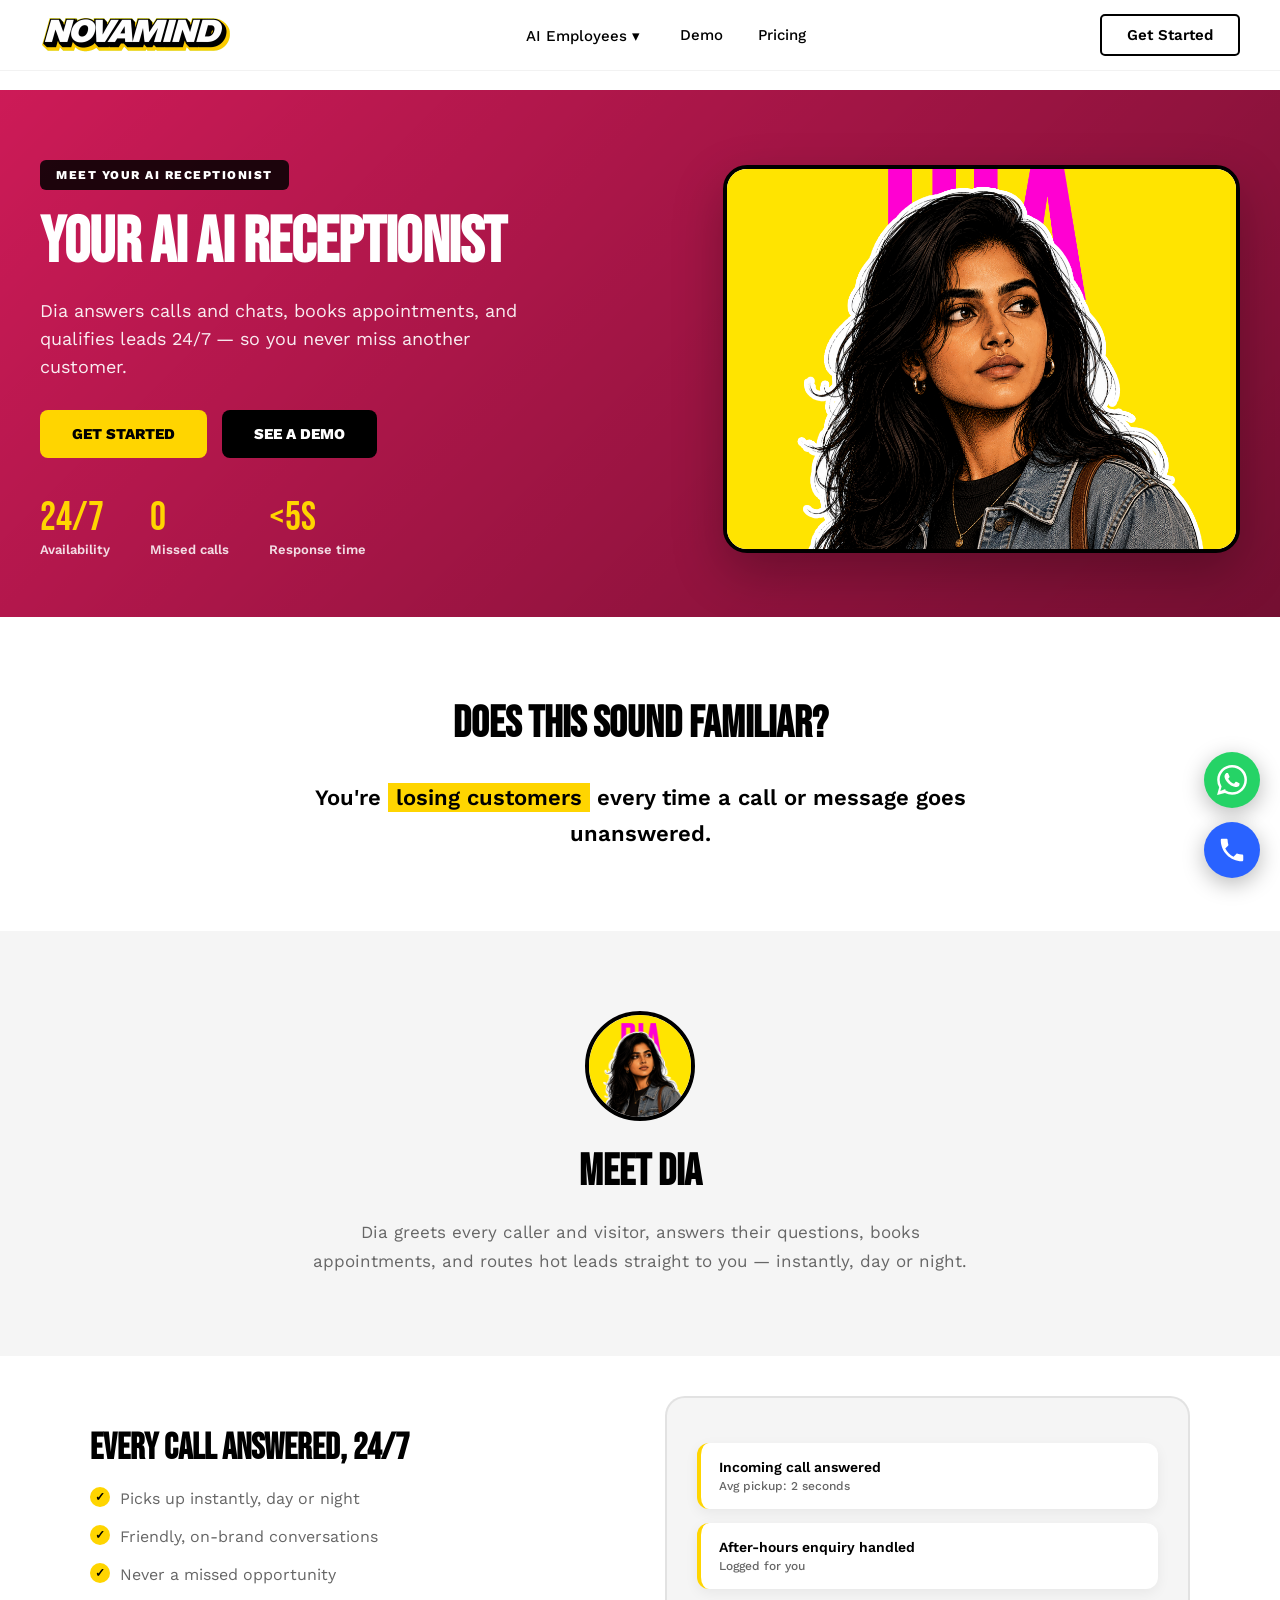
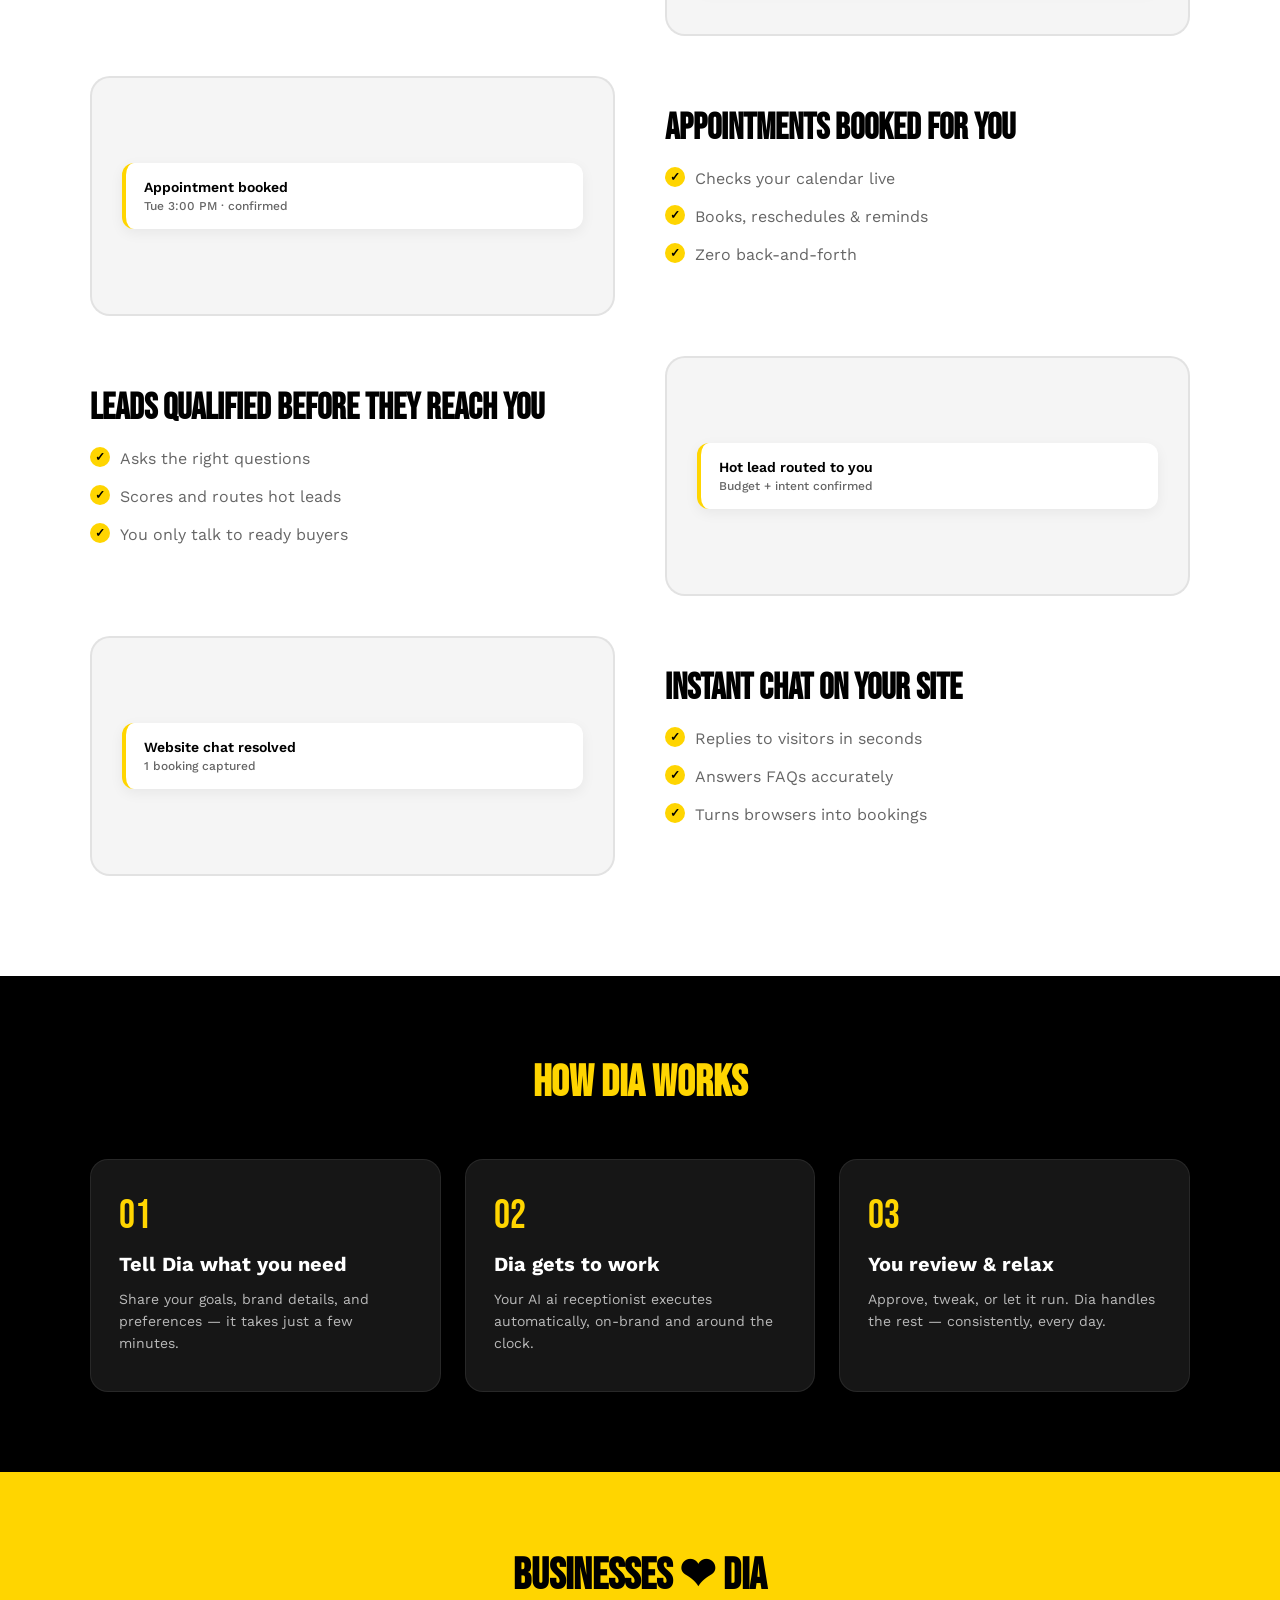
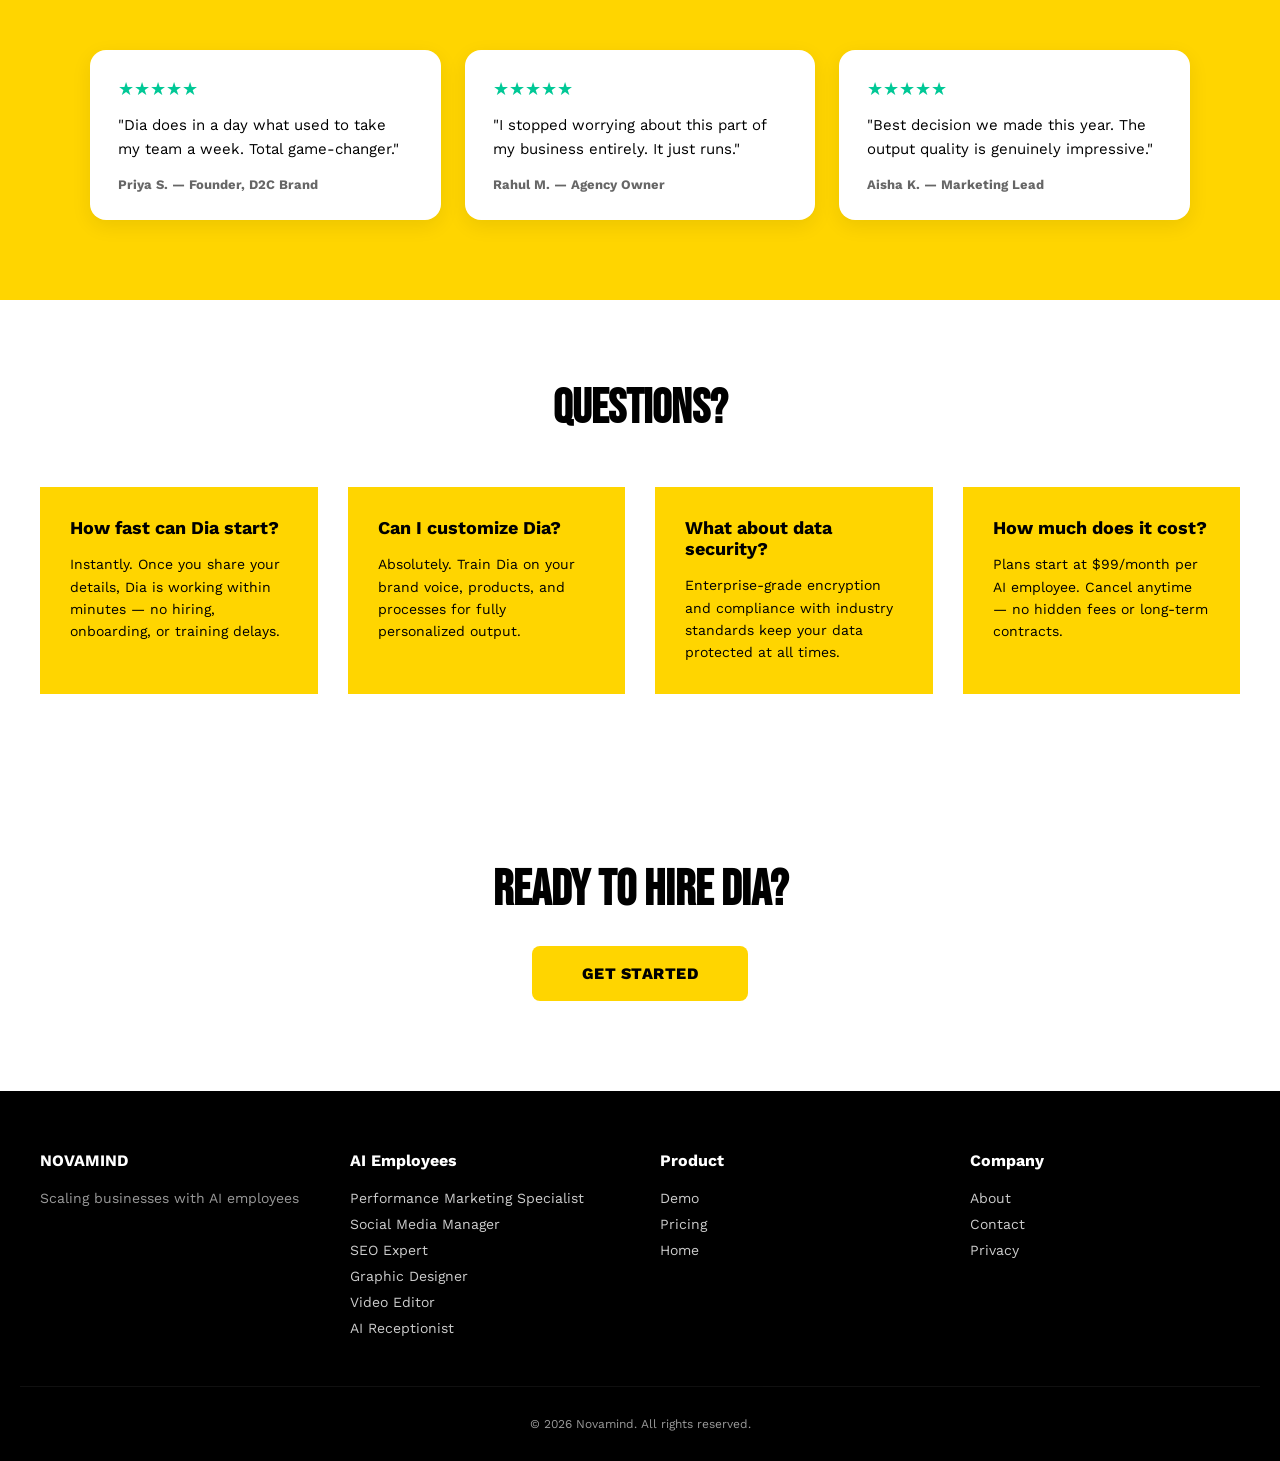
<file: ai-receptionist.html>
<!DOCTYPE html>
<html lang="en">
<head>
    <meta charset="UTF-8">
    <meta name="viewport" content="width=device-width, initial-scale=1.0">
    <title>Dia — Your AI AI Receptionist | Novamind</title>
    <link rel="icon" type="image/png" href="images/favicon.png">
    <link rel="apple-touch-icon" href="images/favicon.png">
    <link rel="stylesheet" href="css/style.css?v=20">
    <link rel="stylesheet" href="css/employee.css?v=1">
</head>
<body>
    <header class="header">
        <div class="header-content">
            <a href="index.html" class="logo"><img src="images/novamind-logo-nopad.png" alt="NOVAMIND"></a>
            <nav class="nav desktop-nav">
                <div class="nav-dropdown-wrapper">
                    <a href="index.html#ai-employees" class="dropdown">AI Employees ▾</a>
                    <div class="ai-dropdown-panel">
                        <div class="ai-dropdown-grid">
                            <a href="performance-marketing.html" class="ai-emp-item">
                                <div class="ai-emp-avatar" style="background: #FF6F00;">
                                    <img src="images/jaggu.jpeg" alt="JAGGU" onerror="this.style.display='none'">
                                </div>
                                <div class="ai-emp-info">
                                    <h4>Performance Marketing Specialist</h4>
                                    <span>JAGGU</span>
                                </div>
                            </a>
                            <a href="social-media-manager.html" class="ai-emp-item">
                                <div class="ai-emp-avatar" style="background: #9C27B0;">
                                    <img src="images/radhe.jpeg" alt="RADHE" onerror="this.style.display='none'">
                                </div>
                                <div class="ai-emp-info">
                                    <h4>Social Media Manager</h4>
                                    <span>RADHE</span>
                                </div>
                            </a>
                            <a href="seo-expert.html" class="ai-emp-item">
                                <div class="ai-emp-avatar" style="background: #2962FF;">
                                    <img src="images/arjun.jpeg" alt="ARJUN" onerror="this.style.display='none'">
                                </div>
                                <div class="ai-emp-info">
                                    <h4>SEO Expert</h4>
                                    <span>ARJUN</span>
                                </div>
                            </a>
                            <a href="graphic-designer.html" class="ai-emp-item">
                                <div class="ai-emp-avatar" style="background: #00BCD4;">
                                    <img src="images/dayana.jpeg" alt="DAYANA" onerror="this.style.display='none'">
                                </div>
                                <div class="ai-emp-info">
                                    <h4>Graphic Designer</h4>
                                    <span>DAYANA</span>
                                </div>
                            </a>
                            <a href="video-editor.html" class="ai-emp-item">
                                <div class="ai-emp-avatar" style="background: #7C4DFF;">
                                    <img src="images/rukku.jpeg" alt="RUKKU" onerror="this.style.display='none'">
                                </div>
                                <div class="ai-emp-info">
                                    <h4>Video Editor</h4>
                                    <span>RUKKU</span>
                                </div>
                            </a>
                            <a href="ai-receptionist.html" class="ai-emp-item active">
                                <div class="ai-emp-avatar" style="background: #E91E63;">
                                    <img src="images/dia.jpeg" alt="DIA" onerror="this.style.display='none'">
                                </div>
                                <div class="ai-emp-info">
                                    <h4>AI Receptionist</h4>
                                    <span>DIA</span>
                                </div>
                            </a>
                        </div>
                    </div>
                </div>
                <a href="index.html#demo">Demo</a>
                <a href="index.html#pricing">Pricing</a>
            </nav>
            <div class="nav-actions desktop-nav">
                <a href="get-started.html" class="get-started-btn">Get Started</a>
            </div>
            <button class="hamburger-menu" id="hamburgerMenu"><span></span><span></span><span></span></button>
        </div>
    </header>

    <div class="mobile-menu-overlay" id="mobileMenuOverlay">
        <div class="mobile-menu-header">
            <a href="index.html" class="logo"><img src="images/novamind-logo-nopad.png" alt="NOVAMIND"></a>
            <button class="close-menu" id="closeMenu">✕</button>
        </div>
        <div class="mobile-menu-content">
            <div class="mobile-menu-section">
                <h3>AI Employees</h3>
                <div class="mobile-menu-grid">
                    <a href="performance-marketing.html" class="mobile-menu-card">
                        <div class="menu-card-img" style="background: #FF6F00;"></div>
                        <h4>Performance Marketing Specialist</h4>
                        <p>Jaggu — your AI performance marketing specialist.</p>
                    </a>
                    <a href="social-media-manager.html" class="mobile-menu-card">
                        <div class="menu-card-img" style="background: #9C27B0;"></div>
                        <h4>Social Media Manager</h4>
                        <p>Radhe — your AI social media manager.</p>
                    </a>
                    <a href="seo-expert.html" class="mobile-menu-card">
                        <div class="menu-card-img" style="background: #2962FF;"></div>
                        <h4>SEO Expert</h4>
                        <p>Arjun — your AI seo expert.</p>
                    </a>
                    <a href="graphic-designer.html" class="mobile-menu-card">
                        <div class="menu-card-img" style="background: #00BCD4;"></div>
                        <h4>Graphic Designer</h4>
                        <p>Dayana — your AI graphic designer.</p>
                    </a>
                    <a href="video-editor.html" class="mobile-menu-card">
                        <div class="menu-card-img" style="background: #7C4DFF;"></div>
                        <h4>Video Editor</h4>
                        <p>Rukku — your AI video editor.</p>
                    </a>
                    <a href="ai-receptionist.html" class="mobile-menu-card">
                        <div class="menu-card-img" style="background: #E91E63;"></div>
                        <h4>AI Receptionist</h4>
                        <p>Dia — your AI ai receptionist.</p>
                    </a>
                </div>
            </div>
            <div class="mobile-menu-buttons">
                <a href="get-started.html" class="mobile-get-started-btn">GET STARTED</a>
            </div>
        </div>
    </div>

    <main class="emp-page">
        <!-- Hero -->
        <section class="emp-hero" style="background-color: #E91E63;">
            <div class="emp-hero-inner">
                <div class="emp-hero-text">
                    <span class="emp-hero-tag">Meet your AI receptionist</span>
                    <h1>YOUR AI AI RECEPTIONIST</h1>
                    <p class="emp-hero-desc">Dia answers calls and chats, books appointments, and qualifies leads 24/7 — so you never miss another customer.</p>
                    <div class="emp-hero-cta">
                        <a href="get-started.html" class="emp-btn emp-btn-primary">GET STARTED</a>
                        <a href="index.html#demo" class="emp-btn emp-btn-secondary">SEE A DEMO</a>
                    </div>
                    <div class="emp-stats">
                        <div class="emp-stat"><div class="emp-stat-num">24/7</div><div class="emp-stat-label">Availability</div></div>
                        <div class="emp-stat"><div class="emp-stat-num">0</div><div class="emp-stat-label">Missed calls</div></div>
                        <div class="emp-stat"><div class="emp-stat-num"><5s</div><div class="emp-stat-label">Response time</div></div>
                    </div>
                </div>
                <div class="emp-hero-media">
                    <img src="images/dia.jpeg" alt="Dia, AI AI Receptionist">
                </div>
            </div>
        </section>

        <!-- Familiar -->
        <section class="emp-familiar">
            <h2>DOES THIS SOUND FAMILIAR?</h2>
            <blockquote>You're <span>losing customers</span> every time a call or message goes unanswered.</blockquote>
        </section>

        <!-- Meet -->
        <section class="emp-meet">
            <img src="images/dia.jpeg" alt="Dia" class="emp-meet-avatar">
            <h2>MEET DIA</h2>
            <p>Dia greets every caller and visitor, answers their questions, books appointments, and routes hot leads straight to you — instantly, day or night.</p>
        </section>

        <!-- Features -->
        <section class="emp-features">
        <div class="emp-feature">
            <div class="emp-feature-text">
                <h3>EVERY CALL ANSWERED, 24/7</h3>
                <ul>
                    <li>Picks up instantly, day or night</li>
                    <li>Friendly, on-brand conversations</li>
                    <li>Never a missed opportunity</li>
                </ul>
            </div>
            <div class="emp-feature-visual">
                <div class="emp-mock-row">Incoming call answered<small>Avg pickup: 2 seconds</small></div>
                <div class="emp-mock-row">After-hours enquiry handled<small>Logged for you</small></div>
            </div>
        </div>
        <div class="emp-feature">
            <div class="emp-feature-text">
                <h3>APPOINTMENTS BOOKED FOR YOU</h3>
                <ul>
                    <li>Checks your calendar live</li>
                    <li>Books, reschedules & reminds</li>
                    <li>Zero back-and-forth</li>
                </ul>
            </div>
            <div class="emp-feature-visual">
                <div class="emp-mock-row">Appointment booked<small>Tue 3:00 PM · confirmed</small></div>
            </div>
        </div>
        <div class="emp-feature">
            <div class="emp-feature-text">
                <h3>LEADS QUALIFIED BEFORE THEY REACH YOU</h3>
                <ul>
                    <li>Asks the right questions</li>
                    <li>Scores and routes hot leads</li>
                    <li>You only talk to ready buyers</li>
                </ul>
            </div>
            <div class="emp-feature-visual">
                <div class="emp-mock-row">Hot lead routed to you<small>Budget + intent confirmed</small></div>
            </div>
        </div>
        <div class="emp-feature">
            <div class="emp-feature-text">
                <h3>INSTANT CHAT ON YOUR SITE</h3>
                <ul>
                    <li>Replies to visitors in seconds</li>
                    <li>Answers FAQs accurately</li>
                    <li>Turns browsers into bookings</li>
                </ul>
            </div>
            <div class="emp-feature-visual">
                <div class="emp-mock-row">Website chat resolved<small>1 booking captured</small></div>
            </div>
        </div>
        </section>

        <!-- How it works -->
        <section class="emp-how">
            <h2>HOW DIA WORKS</h2>
            <div class="emp-how-grid">
            <div class="emp-step">
                <div class="emp-step-num">01</div>
                <h4>Tell Dia what you need</h4>
                <p>Share your goals, brand details, and preferences — it takes just a few minutes.</p>
            </div>
            <div class="emp-step">
                <div class="emp-step-num">02</div>
                <h4>Dia gets to work</h4>
                <p>Your AI ai receptionist executes automatically, on-brand and around the clock.</p>
            </div>
            <div class="emp-step">
                <div class="emp-step-num">03</div>
                <h4>You review & relax</h4>
                <p>Approve, tweak, or let it run. Dia handles the rest — consistently, every day.</p>
            </div>
            </div>
        </section>

        <!-- Reviews -->
        <section class="emp-reviews">
            <h2>BUSINESSES ❤ DIA</h2>
            <div class="emp-reviews-grid">
            <div class="emp-review">
                <div class="emp-review-stars">★★★★★</div>
                <p>"Dia does in a day what used to take my team a week. Total game-changer."</p>
                <div class="emp-review-author">Priya S. — Founder, D2C Brand</div>
            </div>
            <div class="emp-review">
                <div class="emp-review-stars">★★★★★</div>
                <p>"I stopped worrying about this part of my business entirely. It just runs."</p>
                <div class="emp-review-author">Rahul M. — Agency Owner</div>
            </div>
            <div class="emp-review">
                <div class="emp-review-stars">★★★★★</div>
                <p>"Best decision we made this year. The output quality is genuinely impressive."</p>
                <div class="emp-review-author">Aisha K. — Marketing Lead</div>
            </div>
            </div>
        </section>

        <!-- FAQ -->
        <section class="questions-section">
            <h2>QUESTIONS?</h2>
            <div class="questions-grid">
            <div class="question-card">
                <h3>How fast can Dia start?</h3>
                <p>Instantly. Once you share your details, Dia is working within minutes — no hiring, onboarding, or training delays.</p>
            </div>
            <div class="question-card">
                <h3>Can I customize Dia?</h3>
                <p>Absolutely. Train Dia on your brand voice, products, and processes for fully personalized output.</p>
            </div>
            <div class="question-card">
                <h3>What about data security?</h3>
                <p>Enterprise-grade encryption and compliance with industry standards keep your data protected at all times.</p>
            </div>
            <div class="question-card">
                <h3>How much does it cost?</h3>
                <p>Plans start at $99/month per AI employee. Cancel anytime — no hidden fees or long-term contracts.</p>
            </div>
            </div>
        </section>

        <!-- Bottom CTA -->
        <section class="emp-bottom">
            <h2>READY TO HIRE DIA?</h2>
            <a href="get-started.html" class="cta-button">GET STARTED</a>
        </section>
    </main>

    <footer>
        <div class="footer-content">
            <div class="footer-column">
                <h4>NOVAMIND</h4>
                <p class="footer-desc">Scaling businesses with AI employees</p>
            </div>
            <div class="footer-column">
                <h4>AI Employees</h4>
                <a href="performance-marketing.html">Performance Marketing Specialist</a>
                <a href="social-media-manager.html">Social Media Manager</a>
                <a href="seo-expert.html">SEO Expert</a>
                <a href="graphic-designer.html">Graphic Designer</a>
                <a href="video-editor.html">Video Editor</a>
                <a href="ai-receptionist.html">AI Receptionist</a>
            </div>
            <div class="footer-column">
                <h4>Product</h4>
                <a href="index.html#demo">Demo</a>
                <a href="index.html#pricing">Pricing</a>
                <a href="index.html">Home</a>
            </div>
            <div class="footer-column">
                <h4>Company</h4>
                <a href="#">About</a>
                <a href="#">Contact</a>
                <a href="#">Privacy</a>
            </div>
        </div>
        <div class="footer-bottom">© 2026 Novamind. All rights reserved.</div>
    </footer>

    <div class="floating-contact">
        <a href="https://wa.me/918660783482?text=Hi%20Novamind%2C%20I'd%20like%20to%20know%20more%20about%20your%20AI%20employees." class="float-btn float-whatsapp" target="_blank" rel="noopener" aria-label="Chat on WhatsApp">
            <svg viewBox="0 0 24 24" fill="currentColor"><path d="M.057 24l1.687-6.163a11.867 11.867 0 0 1-1.587-5.946C.16 5.335 5.495 0 12.05 0a11.82 11.82 0 0 1 8.413 3.488 11.82 11.82 0 0 1 3.48 8.414c-.003 6.557-5.338 11.892-11.893 11.892a11.9 11.9 0 0 1-5.688-1.448L.057 24zm6.597-3.807c1.676.995 3.276 1.591 5.392 1.592 5.448 0 9.886-4.434 9.889-9.885.002-5.462-4.415-9.89-9.881-9.892-5.452 0-9.887 4.434-9.889 9.884a9.86 9.86 0 0 0 1.51 5.26l-.999 3.648 3.978-1.607zm11.387-5.464c-.074-.124-.272-.198-.57-.347-.297-.149-1.758-.868-2.031-.967-.272-.099-.47-.149-.669.149-.198.297-.768.967-.941 1.165-.173.198-.347.223-.644.074-.297-.149-1.255-.462-2.39-1.475-.883-.788-1.48-1.761-1.653-2.059-.173-.297-.018-.458.13-.606.134-.133.297-.347.446-.521.151-.172.2-.296.3-.495.099-.198.05-.372-.025-.521-.075-.148-.669-1.611-.916-2.206-.242-.579-.487-.5-.669-.51l-.57-.01c-.198 0-.52.074-.792.372s-1.04 1.016-1.04 2.479 1.065 2.876 1.213 3.074c.149.198 2.095 3.2 5.076 4.487.709.306 1.263.489 1.694.626.712.226 1.36.194 1.872.118.571-.085 1.758-.719 2.006-1.413.247-.694.247-1.289.173-1.413z"/></svg>
        </a>
        <a href="tel:+918660783482" class="float-btn float-call" aria-label="Call us">
            <svg viewBox="0 0 24 24" fill="currentColor"><path d="M6.62 10.79c1.44 2.83 3.76 5.14 6.59 6.59l2.2-2.2c.27-.27.67-.36 1.02-.24 1.12.37 2.33.57 3.57.57.55 0 1 .45 1 1V20c0 .55-.45 1-1 1-9.39 0-17-7.61-17-17 0-.55.45-1 1-1h3.5c.55 0 1 .45 1 1 0 1.25.2 2.45.57 3.57.11.35.03.74-.25 1.02l-2.2 2.2z"/></svg>
        </a>
    </div>

    <script src="js/script.js?v=3"></script>
</body>
</html>
</file>
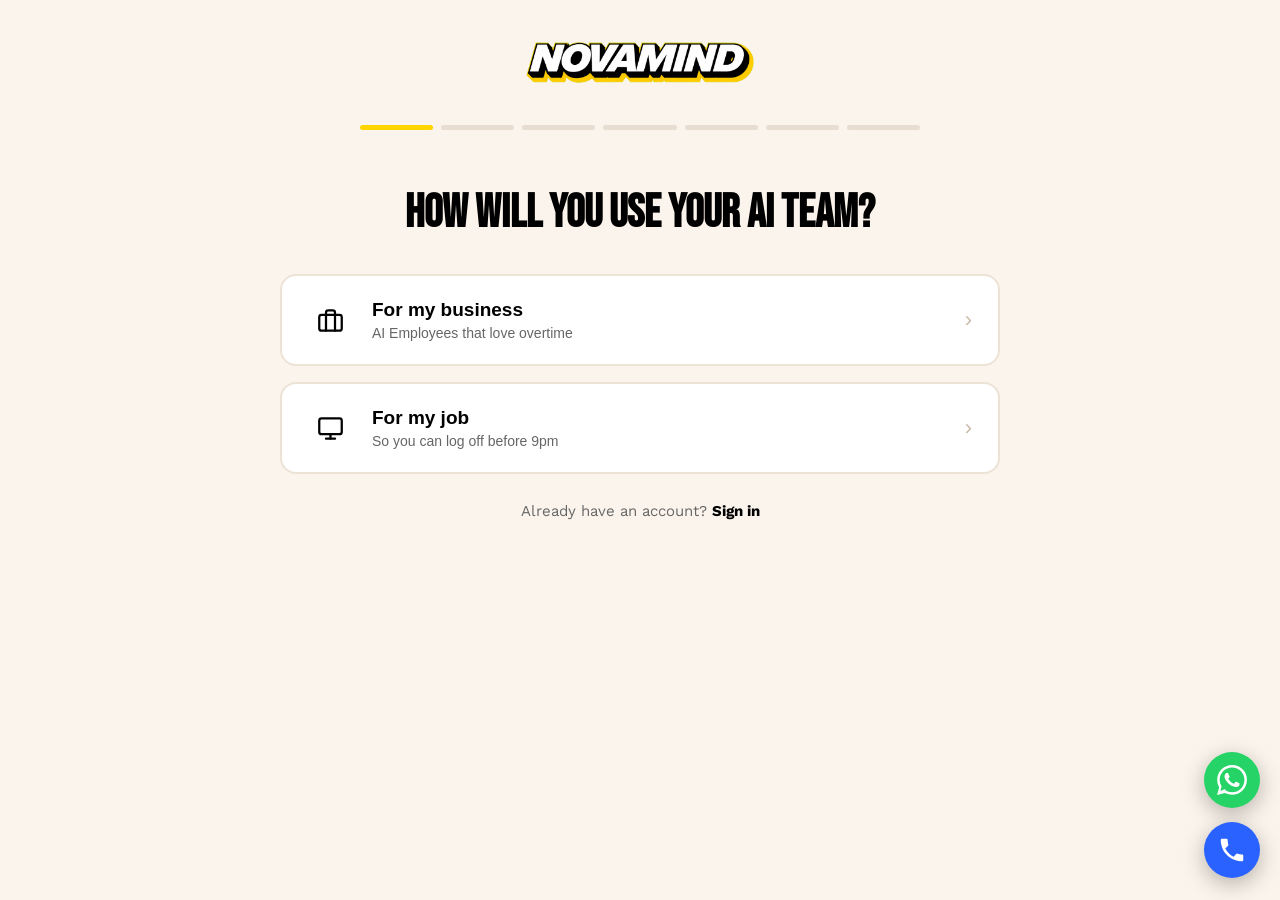
<file: get-started.html>
<!DOCTYPE html>
<html lang="en">
<head>
    <meta charset="UTF-8">
    <meta name="viewport" content="width=device-width, initial-scale=1.0">
    <title>Get Started — Build Your AI Team | Novamind</title>
    <link rel="icon" type="image/png" href="images/favicon.png">
    <link rel="apple-touch-icon" href="images/favicon.png">
    <link rel="stylesheet" href="css/style.css?v=20">
    <link rel="stylesheet" href="css/get-started.css?v=3">
</head>
<body class="gs-body">
    <div class="gs-wrap">
        <a href="index.html" class="gs-logo"><img src="images/novamind-logo-nopad.png" alt="NOVAMIND"></a>

        <!-- Progress -->
        <div class="gs-progress">
            <div class="gs-seg"></div>
            <div class="gs-seg"></div>
            <div class="gs-seg"></div>
            <div class="gs-seg"></div>
            <div class="gs-seg"></div>
            <div class="gs-seg"></div>
            <div class="gs-seg"></div>
        </div>

        <button class="gs-back" id="gsBack">← Back</button>

        <!-- Step 1 -->
        <section class="gs-step active" data-field="Use Case">
            <h2 class="gs-title">How will you use your AI team?</h2>
            <div class="gs-options">
                <button class="gs-option">
                    <span class="gs-option-icon"><svg viewBox="0 0 24 24" fill="none" stroke="currentColor" stroke-width="2" stroke-linecap="round" stroke-linejoin="round"><rect x="2" y="7" width="20" height="14" rx="2" ry="2"/><path d="M16 21V5a2 2 0 0 0-2-2h-4a2 2 0 0 0-2 2v16"/></svg></span>
                    <span class="gs-option-text"><h4>For my business</h4><p>AI Employees that love overtime</p></span>
                    <span class="gs-chevron">›</span>
                </button>
                <button class="gs-option">
                    <span class="gs-option-icon"><svg viewBox="0 0 24 24" fill="none" stroke="currentColor" stroke-width="2" stroke-linecap="round" stroke-linejoin="round"><rect x="2" y="3" width="20" height="14" rx="2" ry="2"/><line x1="8" y1="21" x2="16" y2="21"/><line x1="12" y1="17" x2="12" y2="21"/></svg></span>
                    <span class="gs-option-text"><h4>For my job</h4><p>So you can log off before 9pm</p></span>
                    <span class="gs-chevron">›</span>
                </button>
            </div>
            <p style="text-align:center; margin-top:28px; color:#666; font-size:15px;">Already have an account? <a href="index.html" style="color:#000; font-weight:700; text-decoration:none;">Sign in</a></p>
        </section>

        <!-- Step 2 -->
        <section class="gs-step" data-field="Main Challenge">
            <h2 class="gs-title">What's your biggest challenge right now?</h2>
            <div class="gs-options">
                <button class="gs-option">
                    <span class="gs-option-icon"><svg viewBox="0 0 24 24" fill="none" stroke="currentColor" stroke-width="2" stroke-linecap="round" stroke-linejoin="round"><polyline points="23 6 13.5 16.5 8.5 11.5 1 19"/><polyline points="17 6 23 6 23 12"/></svg></span>
                    <span class="gs-option-text"><h4>Generating more leads</h4><p>Fill the pipeline on autopilot</p></span>
                    <span class="gs-chevron">›</span>
                </button>
                <button class="gs-option">
                    <span class="gs-option-icon"><svg viewBox="0 0 24 24" fill="none" stroke="currentColor" stroke-width="2" stroke-linecap="round" stroke-linejoin="round"><circle cx="18" cy="5" r="3"/><circle cx="6" cy="12" r="3"/><circle cx="18" cy="19" r="3"/><line x1="8.59" y1="13.51" x2="15.42" y2="17.49"/><line x1="15.41" y1="6.51" x2="8.59" y2="10.49"/></svg></span>
                    <span class="gs-option-text"><h4>Staying active on social</h4><p>Consistent content, every day</p></span>
                    <span class="gs-chevron">›</span>
                </button>
                <button class="gs-option">
                    <span class="gs-option-icon"><svg viewBox="0 0 24 24" fill="none" stroke="currentColor" stroke-width="2" stroke-linecap="round" stroke-linejoin="round"><path d="M21 11.5a8.38 8.38 0 0 1-.9 3.8 8.5 8.5 0 0 1-7.6 4.7 8.38 8.38 0 0 1-3.8-.9L3 21l1.9-5.7a8.38 8.38 0 0 1-.9-3.8 8.5 8.5 0 0 1 4.7-7.6 8.38 8.38 0 0 1 3.8-.9h.5a8.48 8.48 0 0 1 8 8v.5z"/></svg></span>
                    <span class="gs-option-text"><h4>Answering customers fast</h4><p>Never miss a call or message</p></span>
                    <span class="gs-chevron">›</span>
                </button>
                <button class="gs-option">
                    <span class="gs-option-icon"><svg viewBox="0 0 24 24" fill="none" stroke="currentColor" stroke-width="2" stroke-linecap="round" stroke-linejoin="round"><circle cx="11" cy="11" r="8"/><line x1="21" y1="21" x2="16.65" y2="16.65"/></svg></span>
                    <span class="gs-option-text"><h4>Ranking &amp; content (SEO)</h4><p>Climb Google and get found</p></span>
                    <span class="gs-chevron">›</span>
                </button>
                <button class="gs-option">
                    <span class="gs-option-icon"><svg viewBox="0 0 24 24" fill="none" stroke="currentColor" stroke-width="2" stroke-linecap="round" stroke-linejoin="round"><path d="M12 19l7-7 3 3-7 7-3-3z"/><path d="M18 13l-1.5-7.5L2 2l3.5 14.5L13 18l5-5z"/><path d="M2 2l7.586 7.586"/><circle cx="11" cy="11" r="2"/></svg></span>
                    <span class="gs-option-text"><h4>Design &amp; video content</h4><p>Scroll-stopping creative, fast</p></span>
                    <span class="gs-chevron">›</span>
                </button>
            </div>
        </section>

        <!-- Step 3 -->
        <section class="gs-step" data-field="Website">
            <h2 class="gs-title">What's your company's website URL?</h2>
            <input type="text" class="gs-input" placeholder="yourbusiness.com">
            <button class="gs-btn" data-next>Continue</button>
            <button class="gs-link" data-next style="margin-top:18px;">I don't have a website</button>
        </section>

        <!-- Step 4 -->
        <section class="gs-step" data-field="Team Size">
            <h2 class="gs-title">How big is your team?</h2>
            <div class="gs-options">
                <button class="gs-option">
                    <span class="gs-option-icon"><svg viewBox="0 0 24 24" fill="none" stroke="currentColor" stroke-width="2" stroke-linecap="round" stroke-linejoin="round"><path d="M20 21v-2a4 4 0 0 0-4-4H8a4 4 0 0 0-4 4v2"/><circle cx="12" cy="7" r="4"/></svg></span>
                    <span class="gs-option-text"><h4>Just me</h4><p>Solo founder / freelancer</p></span>
                    <span class="gs-chevron">›</span>
                </button>
                <button class="gs-option">
                    <span class="gs-option-icon"><svg viewBox="0 0 24 24" fill="none" stroke="currentColor" stroke-width="2" stroke-linecap="round" stroke-linejoin="round"><path d="M17 21v-2a4 4 0 0 0-4-4H5a4 4 0 0 0-4 4v2"/><circle cx="9" cy="7" r="4"/><path d="M23 21v-2a4 4 0 0 0-3-3.87"/><path d="M16 3.13a4 4 0 0 1 0 7.75"/></svg></span>
                    <span class="gs-option-text"><h4>2–10 people</h4><p>Small but mighty</p></span>
                    <span class="gs-chevron">›</span>
                </button>
                <button class="gs-option">
                    <span class="gs-option-icon"><svg viewBox="0 0 24 24" fill="none" stroke="currentColor" stroke-width="2" stroke-linecap="round" stroke-linejoin="round"><rect x="2" y="7" width="20" height="14" rx="2" ry="2"/><path d="M16 21V5a2 2 0 0 0-2-2h-4a2 2 0 0 0-2 2v16"/></svg></span>
                    <span class="gs-option-text"><h4>11–50 people</h4><p>Growing fast</p></span>
                    <span class="gs-chevron">›</span>
                </button>
                <button class="gs-option">
                    <span class="gs-option-icon"><svg viewBox="0 0 24 24" fill="none" stroke="currentColor" stroke-width="2" stroke-linecap="round" stroke-linejoin="round"><circle cx="12" cy="12" r="10"/><line x1="2" y1="12" x2="22" y2="12"/><path d="M12 2a15.3 15.3 0 0 1 4 10 15.3 15.3 0 0 1-4 10 15.3 15.3 0 0 1-4-10 15.3 15.3 0 0 1 4-10z"/></svg></span>
                    <span class="gs-option-text"><h4>50+ people</h4><p>Established company</p></span>
                    <span class="gs-chevron">›</span>
                </button>
            </div>
        </section>

        <!-- Step 5 -->
        <section class="gs-step" data-field="Interested Employees">
            <h2 class="gs-title">Which AI employees do you want to meet?</h2>
            <div class="gs-chips">
                <button class="gs-chip">Performance Marketing</button>
                <button class="gs-chip">Social Media Manager</button>
                <button class="gs-chip">SEO Expert</button>
                <button class="gs-chip">Graphic Designer</button>
                <button class="gs-chip">Video Editor</button>
                <button class="gs-chip">AI Receptionist</button>
            </div>
            <button class="gs-btn" data-next>Continue</button>
        </section>

        <!-- Step 6 -->
        <section class="gs-step">
            <div class="gs-persona">
                <div class="gs-team">
                    <img src="images/jaggu.jpeg" alt="Jaggu" style="background:#FF6F00;">
                    <img src="images/radhe.jpeg" alt="Radhe" style="background:#9C27B0;">
                    <img src="images/arjun.jpeg" alt="Arjun" style="background:#2962FF;">
                    <img src="images/dayana.jpeg" alt="Dayana" style="background:#00BCD4;">
                    <img src="images/rukku.jpeg" alt="Rukku" style="background:#7C4DFF;">
                    <img src="images/dia.jpeg" alt="Dia" style="background:#E91E63;">
                </div>
                <h2 class="gs-title" style="margin-bottom:24px;">Your AI team handles the busywork while you grow.</h2>
                <ul class="gs-checklist">
                    <li>Replies to customers in seconds</li>
                    <li>Books meetings &amp; follows up</li>
                    <li>Creates content &amp; runs ads</li>
                    <li>Works 24/7 — no breaks, no burnout</li>
                </ul>
                <button class="gs-btn" data-next>That sounds great! Continue</button>
            </div>
        </section>

        <!-- Step 7 (final) -->
        <section class="gs-step">
            <h2 class="gs-title">You're all set.<br>Ready to meet your AI team?</h2>
            <ul class="gs-final-list">
                <li>655 Similar Businesses Found</li>
                <li>Time Optimization Potential</li>
                <li>Analyzing Your Business</li>
            </ul>
            <a href="index.html#ai-employees" class="gs-btn">Meet my team</a>

            <div class="gs-testimonial">
                <div class="gs-testimonial-title">40,000+ happy businesses</div>
                <div class="gs-testimonial-head">
                    <span class="gs-testimonial-author">Juliet</span>
                    <span class="gs-stars">★★★★★</span>
                </div>
                <h5>AI that is actually useful</h5>
                <p>Novamind has been an absolute game-changer! The platform's approach and constant improvements are impressive — it's clear that serial founders are working on this.</p>
            </div>
        </section>
    </div>

    <div class="floating-contact">
        <a href="https://wa.me/918660783482?text=Hi%20Novamind%2C%20I'd%20like%20to%20know%20more%20about%20your%20AI%20employees." class="float-btn float-whatsapp" target="_blank" rel="noopener" aria-label="Chat on WhatsApp">
            <svg viewBox="0 0 24 24" fill="currentColor"><path d="M.057 24l1.687-6.163a11.867 11.867 0 0 1-1.587-5.946C.16 5.335 5.495 0 12.05 0a11.82 11.82 0 0 1 8.413 3.488 11.82 11.82 0 0 1 3.48 8.414c-.003 6.557-5.338 11.892-11.893 11.892a11.9 11.9 0 0 1-5.688-1.448L.057 24zm6.597-3.807c1.676.995 3.276 1.591 5.392 1.592 5.448 0 9.886-4.434 9.889-9.885.002-5.462-4.415-9.89-9.881-9.892-5.452 0-9.887 4.434-9.889 9.884a9.86 9.86 0 0 0 1.51 5.26l-.999 3.648 3.978-1.607zm11.387-5.464c-.074-.124-.272-.198-.57-.347-.297-.149-1.758-.868-2.031-.967-.272-.099-.47-.149-.669.149-.198.297-.768.967-.941 1.165-.173.198-.347.223-.644.074-.297-.149-1.255-.462-2.39-1.475-.883-.788-1.48-1.761-1.653-2.059-.173-.297-.018-.458.13-.606.134-.133.297-.347.446-.521.151-.172.2-.296.3-.495.099-.198.05-.372-.025-.521-.075-.148-.669-1.611-.916-2.206-.242-.579-.487-.5-.669-.51l-.57-.01c-.198 0-.52.074-.792.372s-1.04 1.016-1.04 2.479 1.065 2.876 1.213 3.074c.149.198 2.095 3.2 5.076 4.487.709.306 1.263.489 1.694.626.712.226 1.36.194 1.872.118.571-.085 1.758-.719 2.006-1.413.247-.694.247-1.289.173-1.413z"/></svg>
        </a>
        <a href="tel:+918660783482" class="float-btn float-call" aria-label="Call us">
            <svg viewBox="0 0 24 24" fill="currentColor"><path d="M6.62 10.79c1.44 2.83 3.76 5.14 6.59 6.59l2.2-2.2c.27-.27.67-.36 1.02-.24 1.12.37 2.33.57 3.57.57.55 0 1 .45 1 1V20c0 .55-.45 1-1 1-9.39 0-17-7.61-17-17 0-.55.45-1 1-1h3.5c.55 0 1 .45 1 1 0 1.25.2 2.45.57 3.57.11.35.03.74-.25 1.02l-2.2 2.2z"/></svg>
        </a>
    </div>

    <script src="js/get-started.js?v=4"></script>
</body>
</html>
</file>
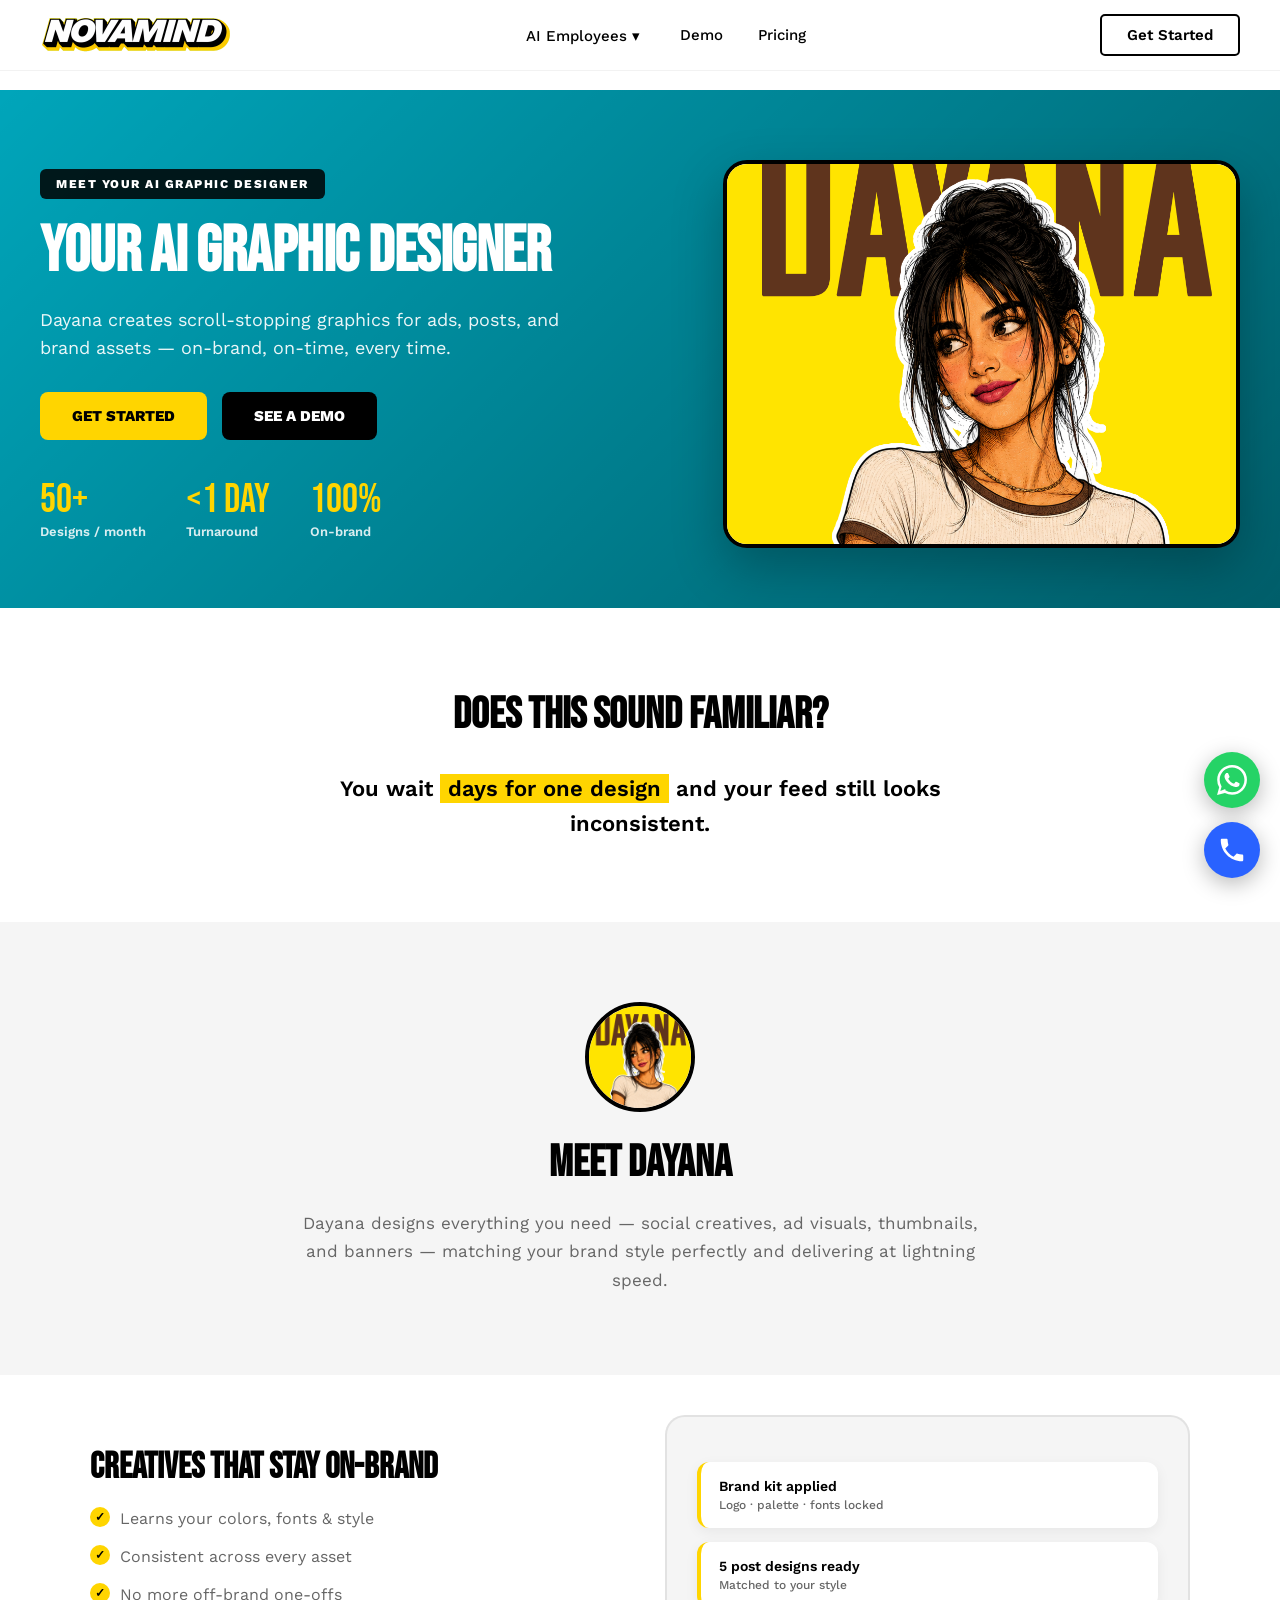
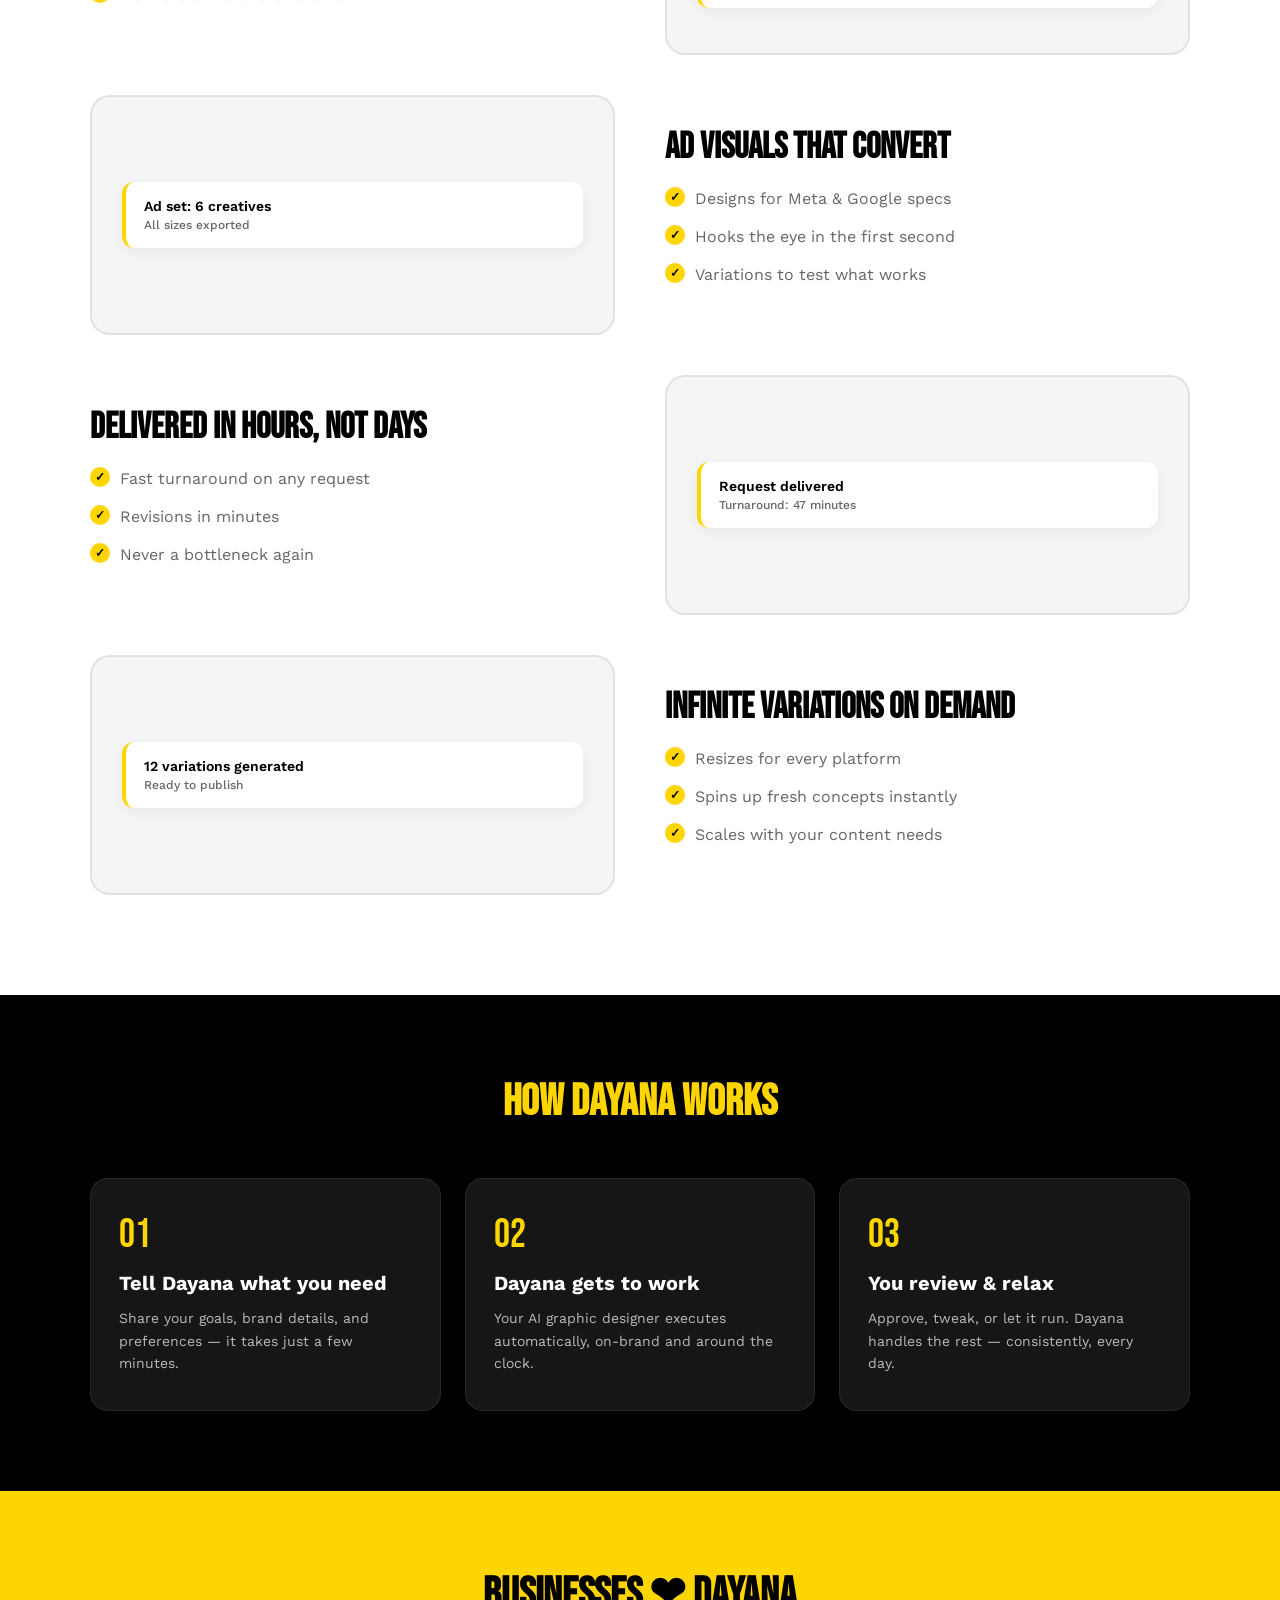
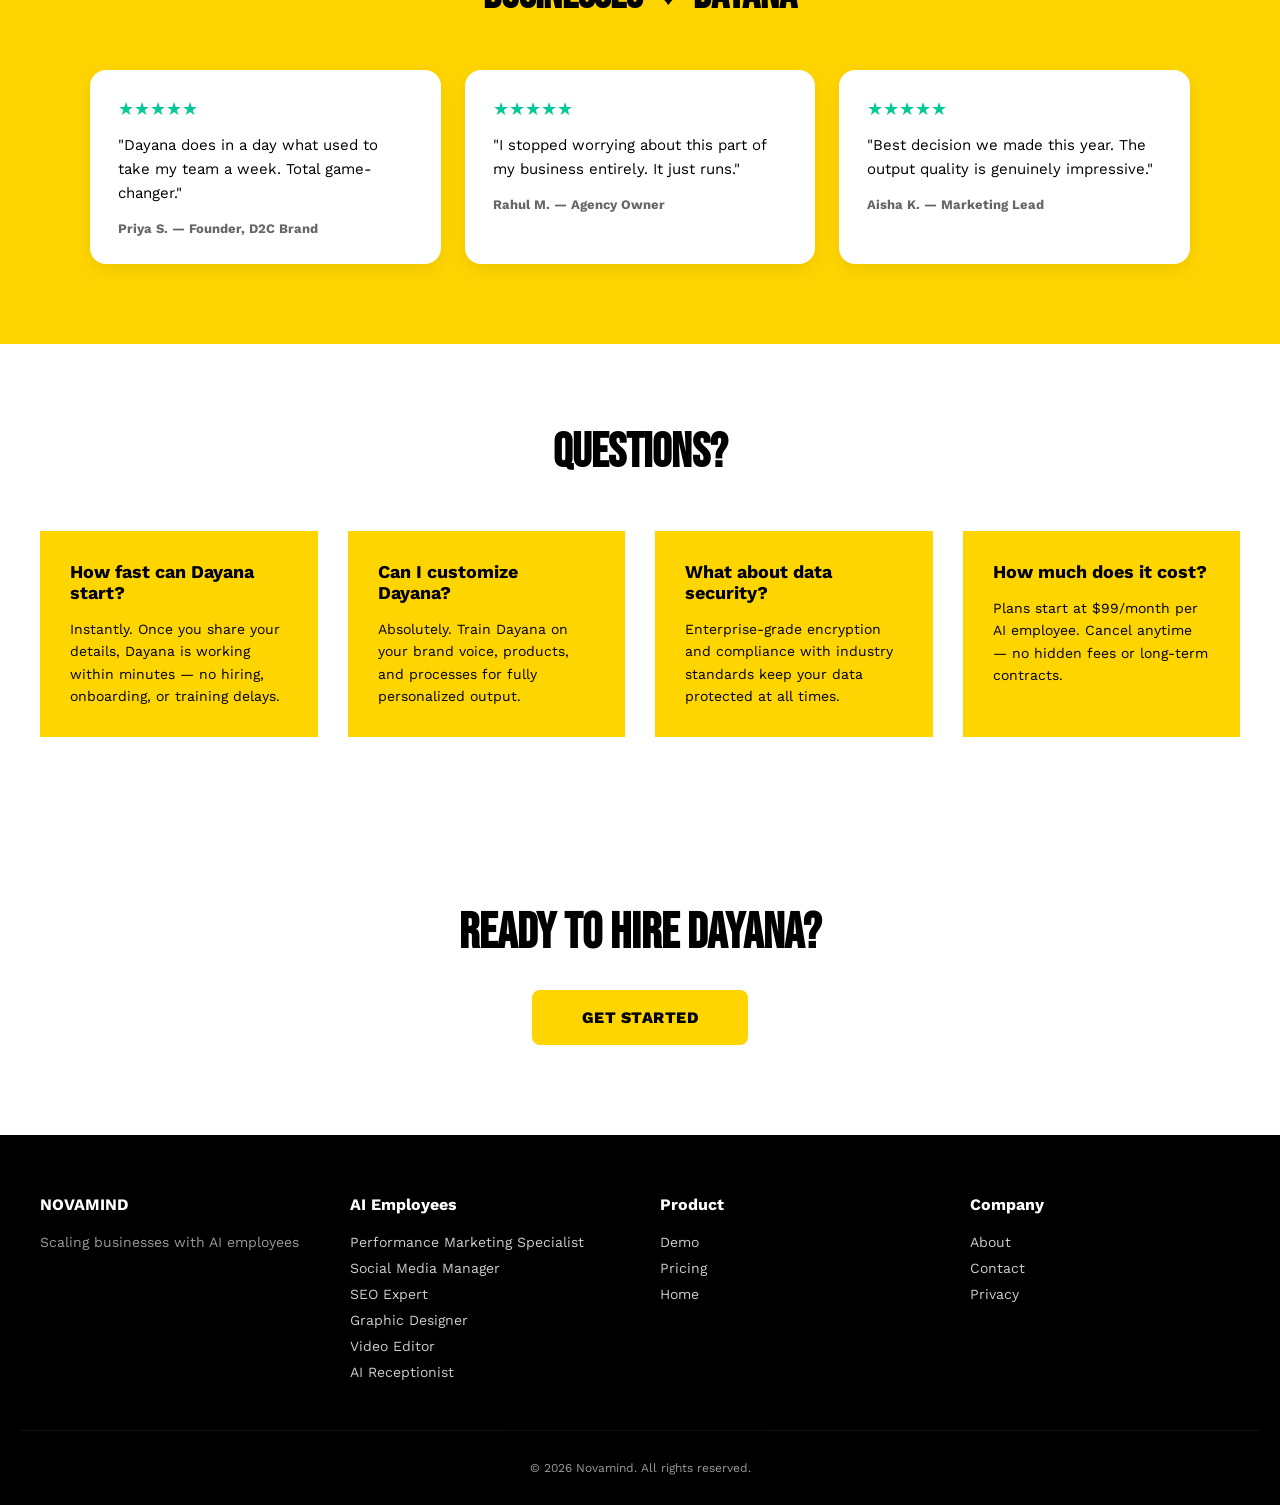
<file: graphic-designer.html>
<!DOCTYPE html>
<html lang="en">
<head>
    <meta charset="UTF-8">
    <meta name="viewport" content="width=device-width, initial-scale=1.0">
    <title>Dayana — Your AI Graphic Designer | Novamind</title>
    <link rel="icon" type="image/png" href="images/favicon.png">
    <link rel="apple-touch-icon" href="images/favicon.png">
    <link rel="stylesheet" href="css/style.css?v=20">
    <link rel="stylesheet" href="css/employee.css?v=1">
</head>
<body>
    <header class="header">
        <div class="header-content">
            <a href="index.html" class="logo"><img src="images/novamind-logo-nopad.png" alt="NOVAMIND"></a>
            <nav class="nav desktop-nav">
                <div class="nav-dropdown-wrapper">
                    <a href="index.html#ai-employees" class="dropdown">AI Employees ▾</a>
                    <div class="ai-dropdown-panel">
                        <div class="ai-dropdown-grid">
                            <a href="performance-marketing.html" class="ai-emp-item">
                                <div class="ai-emp-avatar" style="background: #FF6F00;">
                                    <img src="images/jaggu.jpeg" alt="JAGGU" onerror="this.style.display='none'">
                                </div>
                                <div class="ai-emp-info">
                                    <h4>Performance Marketing Specialist</h4>
                                    <span>JAGGU</span>
                                </div>
                            </a>
                            <a href="social-media-manager.html" class="ai-emp-item">
                                <div class="ai-emp-avatar" style="background: #9C27B0;">
                                    <img src="images/radhe.jpeg" alt="RADHE" onerror="this.style.display='none'">
                                </div>
                                <div class="ai-emp-info">
                                    <h4>Social Media Manager</h4>
                                    <span>RADHE</span>
                                </div>
                            </a>
                            <a href="seo-expert.html" class="ai-emp-item">
                                <div class="ai-emp-avatar" style="background: #2962FF;">
                                    <img src="images/arjun.jpeg" alt="ARJUN" onerror="this.style.display='none'">
                                </div>
                                <div class="ai-emp-info">
                                    <h4>SEO Expert</h4>
                                    <span>ARJUN</span>
                                </div>
                            </a>
                            <a href="graphic-designer.html" class="ai-emp-item active">
                                <div class="ai-emp-avatar" style="background: #00BCD4;">
                                    <img src="images/dayana.jpeg" alt="DAYANA" onerror="this.style.display='none'">
                                </div>
                                <div class="ai-emp-info">
                                    <h4>Graphic Designer</h4>
                                    <span>DAYANA</span>
                                </div>
                            </a>
                            <a href="video-editor.html" class="ai-emp-item">
                                <div class="ai-emp-avatar" style="background: #7C4DFF;">
                                    <img src="images/rukku.jpeg" alt="RUKKU" onerror="this.style.display='none'">
                                </div>
                                <div class="ai-emp-info">
                                    <h4>Video Editor</h4>
                                    <span>RUKKU</span>
                                </div>
                            </a>
                            <a href="ai-receptionist.html" class="ai-emp-item">
                                <div class="ai-emp-avatar" style="background: #E91E63;">
                                    <img src="images/dia.jpeg" alt="DIA" onerror="this.style.display='none'">
                                </div>
                                <div class="ai-emp-info">
                                    <h4>AI Receptionist</h4>
                                    <span>DIA</span>
                                </div>
                            </a>
                        </div>
                    </div>
                </div>
                <a href="index.html#demo">Demo</a>
                <a href="index.html#pricing">Pricing</a>
            </nav>
            <div class="nav-actions desktop-nav">
                <a href="get-started.html" class="get-started-btn">Get Started</a>
            </div>
            <button class="hamburger-menu" id="hamburgerMenu"><span></span><span></span><span></span></button>
        </div>
    </header>

    <div class="mobile-menu-overlay" id="mobileMenuOverlay">
        <div class="mobile-menu-header">
            <a href="index.html" class="logo"><img src="images/novamind-logo-nopad.png" alt="NOVAMIND"></a>
            <button class="close-menu" id="closeMenu">✕</button>
        </div>
        <div class="mobile-menu-content">
            <div class="mobile-menu-section">
                <h3>AI Employees</h3>
                <div class="mobile-menu-grid">
                    <a href="performance-marketing.html" class="mobile-menu-card">
                        <div class="menu-card-img" style="background: #FF6F00;"></div>
                        <h4>Performance Marketing Specialist</h4>
                        <p>Jaggu — your AI performance marketing specialist.</p>
                    </a>
                    <a href="social-media-manager.html" class="mobile-menu-card">
                        <div class="menu-card-img" style="background: #9C27B0;"></div>
                        <h4>Social Media Manager</h4>
                        <p>Radhe — your AI social media manager.</p>
                    </a>
                    <a href="seo-expert.html" class="mobile-menu-card">
                        <div class="menu-card-img" style="background: #2962FF;"></div>
                        <h4>SEO Expert</h4>
                        <p>Arjun — your AI seo expert.</p>
                    </a>
                    <a href="graphic-designer.html" class="mobile-menu-card">
                        <div class="menu-card-img" style="background: #00BCD4;"></div>
                        <h4>Graphic Designer</h4>
                        <p>Dayana — your AI graphic designer.</p>
                    </a>
                    <a href="video-editor.html" class="mobile-menu-card">
                        <div class="menu-card-img" style="background: #7C4DFF;"></div>
                        <h4>Video Editor</h4>
                        <p>Rukku — your AI video editor.</p>
                    </a>
                    <a href="ai-receptionist.html" class="mobile-menu-card">
                        <div class="menu-card-img" style="background: #E91E63;"></div>
                        <h4>AI Receptionist</h4>
                        <p>Dia — your AI ai receptionist.</p>
                    </a>
                </div>
            </div>
            <div class="mobile-menu-buttons">
                <a href="get-started.html" class="mobile-get-started-btn">GET STARTED</a>
            </div>
        </div>
    </div>

    <main class="emp-page">
        <!-- Hero -->
        <section class="emp-hero" style="background-color: #00BCD4;">
            <div class="emp-hero-inner">
                <div class="emp-hero-text">
                    <span class="emp-hero-tag">Meet your AI graphic designer</span>
                    <h1>YOUR AI GRAPHIC DESIGNER</h1>
                    <p class="emp-hero-desc">Dayana creates scroll-stopping graphics for ads, posts, and brand assets — on-brand, on-time, every time.</p>
                    <div class="emp-hero-cta">
                        <a href="get-started.html" class="emp-btn emp-btn-primary">GET STARTED</a>
                        <a href="index.html#demo" class="emp-btn emp-btn-secondary">SEE A DEMO</a>
                    </div>
                    <div class="emp-stats">
                        <div class="emp-stat"><div class="emp-stat-num">50+</div><div class="emp-stat-label">Designs / month</div></div>
                        <div class="emp-stat"><div class="emp-stat-num"><1 day</div><div class="emp-stat-label">Turnaround</div></div>
                        <div class="emp-stat"><div class="emp-stat-num">100%</div><div class="emp-stat-label">On-brand</div></div>
                    </div>
                </div>
                <div class="emp-hero-media">
                    <img src="images/dayana.jpeg" alt="Dayana, AI Graphic Designer">
                </div>
            </div>
        </section>

        <!-- Familiar -->
        <section class="emp-familiar">
            <h2>DOES THIS SOUND FAMILIAR?</h2>
            <blockquote>You wait <span>days for one design</span> and your feed still looks inconsistent.</blockquote>
        </section>

        <!-- Meet -->
        <section class="emp-meet">
            <img src="images/dayana.jpeg" alt="Dayana" class="emp-meet-avatar">
            <h2>MEET DAYANA</h2>
            <p>Dayana designs everything you need — social creatives, ad visuals, thumbnails, and banners — matching your brand style perfectly and delivering at lightning speed.</p>
        </section>

        <!-- Features -->
        <section class="emp-features">
        <div class="emp-feature">
            <div class="emp-feature-text">
                <h3>CREATIVES THAT STAY ON-BRAND</h3>
                <ul>
                    <li>Learns your colors, fonts & style</li>
                    <li>Consistent across every asset</li>
                    <li>No more off-brand one-offs</li>
                </ul>
            </div>
            <div class="emp-feature-visual">
                <div class="emp-mock-row">Brand kit applied<small>Logo · palette · fonts locked</small></div>
                <div class="emp-mock-row">5 post designs ready<small>Matched to your style</small></div>
            </div>
        </div>
        <div class="emp-feature">
            <div class="emp-feature-text">
                <h3>AD VISUALS THAT CONVERT</h3>
                <ul>
                    <li>Designs for Meta & Google specs</li>
                    <li>Hooks the eye in the first second</li>
                    <li>Variations to test what works</li>
                </ul>
            </div>
            <div class="emp-feature-visual">
                <div class="emp-mock-row">Ad set: 6 creatives<small>All sizes exported</small></div>
            </div>
        </div>
        <div class="emp-feature">
            <div class="emp-feature-text">
                <h3>DELIVERED IN HOURS, NOT DAYS</h3>
                <ul>
                    <li>Fast turnaround on any request</li>
                    <li>Revisions in minutes</li>
                    <li>Never a bottleneck again</li>
                </ul>
            </div>
            <div class="emp-feature-visual">
                <div class="emp-mock-row">Request delivered<small>Turnaround: 47 minutes</small></div>
            </div>
        </div>
        <div class="emp-feature">
            <div class="emp-feature-text">
                <h3>INFINITE VARIATIONS ON DEMAND</h3>
                <ul>
                    <li>Resizes for every platform</li>
                    <li>Spins up fresh concepts instantly</li>
                    <li>Scales with your content needs</li>
                </ul>
            </div>
            <div class="emp-feature-visual">
                <div class="emp-mock-row">12 variations generated<small>Ready to publish</small></div>
            </div>
        </div>
        </section>

        <!-- How it works -->
        <section class="emp-how">
            <h2>HOW DAYANA WORKS</h2>
            <div class="emp-how-grid">
            <div class="emp-step">
                <div class="emp-step-num">01</div>
                <h4>Tell Dayana what you need</h4>
                <p>Share your goals, brand details, and preferences — it takes just a few minutes.</p>
            </div>
            <div class="emp-step">
                <div class="emp-step-num">02</div>
                <h4>Dayana gets to work</h4>
                <p>Your AI graphic designer executes automatically, on-brand and around the clock.</p>
            </div>
            <div class="emp-step">
                <div class="emp-step-num">03</div>
                <h4>You review & relax</h4>
                <p>Approve, tweak, or let it run. Dayana handles the rest — consistently, every day.</p>
            </div>
            </div>
        </section>

        <!-- Reviews -->
        <section class="emp-reviews">
            <h2>BUSINESSES ❤ DAYANA</h2>
            <div class="emp-reviews-grid">
            <div class="emp-review">
                <div class="emp-review-stars">★★★★★</div>
                <p>"Dayana does in a day what used to take my team a week. Total game-changer."</p>
                <div class="emp-review-author">Priya S. — Founder, D2C Brand</div>
            </div>
            <div class="emp-review">
                <div class="emp-review-stars">★★★★★</div>
                <p>"I stopped worrying about this part of my business entirely. It just runs."</p>
                <div class="emp-review-author">Rahul M. — Agency Owner</div>
            </div>
            <div class="emp-review">
                <div class="emp-review-stars">★★★★★</div>
                <p>"Best decision we made this year. The output quality is genuinely impressive."</p>
                <div class="emp-review-author">Aisha K. — Marketing Lead</div>
            </div>
            </div>
        </section>

        <!-- FAQ -->
        <section class="questions-section">
            <h2>QUESTIONS?</h2>
            <div class="questions-grid">
            <div class="question-card">
                <h3>How fast can Dayana start?</h3>
                <p>Instantly. Once you share your details, Dayana is working within minutes — no hiring, onboarding, or training delays.</p>
            </div>
            <div class="question-card">
                <h3>Can I customize Dayana?</h3>
                <p>Absolutely. Train Dayana on your brand voice, products, and processes for fully personalized output.</p>
            </div>
            <div class="question-card">
                <h3>What about data security?</h3>
                <p>Enterprise-grade encryption and compliance with industry standards keep your data protected at all times.</p>
            </div>
            <div class="question-card">
                <h3>How much does it cost?</h3>
                <p>Plans start at $99/month per AI employee. Cancel anytime — no hidden fees or long-term contracts.</p>
            </div>
            </div>
        </section>

        <!-- Bottom CTA -->
        <section class="emp-bottom">
            <h2>READY TO HIRE DAYANA?</h2>
            <a href="get-started.html" class="cta-button">GET STARTED</a>
        </section>
    </main>

    <footer>
        <div class="footer-content">
            <div class="footer-column">
                <h4>NOVAMIND</h4>
                <p class="footer-desc">Scaling businesses with AI employees</p>
            </div>
            <div class="footer-column">
                <h4>AI Employees</h4>
                <a href="performance-marketing.html">Performance Marketing Specialist</a>
                <a href="social-media-manager.html">Social Media Manager</a>
                <a href="seo-expert.html">SEO Expert</a>
                <a href="graphic-designer.html">Graphic Designer</a>
                <a href="video-editor.html">Video Editor</a>
                <a href="ai-receptionist.html">AI Receptionist</a>
            </div>
            <div class="footer-column">
                <h4>Product</h4>
                <a href="index.html#demo">Demo</a>
                <a href="index.html#pricing">Pricing</a>
                <a href="index.html">Home</a>
            </div>
            <div class="footer-column">
                <h4>Company</h4>
                <a href="#">About</a>
                <a href="#">Contact</a>
                <a href="#">Privacy</a>
            </div>
        </div>
        <div class="footer-bottom">© 2026 Novamind. All rights reserved.</div>
    </footer>

    <div class="floating-contact">
        <a href="https://wa.me/918660783482?text=Hi%20Novamind%2C%20I'd%20like%20to%20know%20more%20about%20your%20AI%20employees." class="float-btn float-whatsapp" target="_blank" rel="noopener" aria-label="Chat on WhatsApp">
            <svg viewBox="0 0 24 24" fill="currentColor"><path d="M.057 24l1.687-6.163a11.867 11.867 0 0 1-1.587-5.946C.16 5.335 5.495 0 12.05 0a11.82 11.82 0 0 1 8.413 3.488 11.82 11.82 0 0 1 3.48 8.414c-.003 6.557-5.338 11.892-11.893 11.892a11.9 11.9 0 0 1-5.688-1.448L.057 24zm6.597-3.807c1.676.995 3.276 1.591 5.392 1.592 5.448 0 9.886-4.434 9.889-9.885.002-5.462-4.415-9.89-9.881-9.892-5.452 0-9.887 4.434-9.889 9.884a9.86 9.86 0 0 0 1.51 5.26l-.999 3.648 3.978-1.607zm11.387-5.464c-.074-.124-.272-.198-.57-.347-.297-.149-1.758-.868-2.031-.967-.272-.099-.47-.149-.669.149-.198.297-.768.967-.941 1.165-.173.198-.347.223-.644.074-.297-.149-1.255-.462-2.39-1.475-.883-.788-1.48-1.761-1.653-2.059-.173-.297-.018-.458.13-.606.134-.133.297-.347.446-.521.151-.172.2-.296.3-.495.099-.198.05-.372-.025-.521-.075-.148-.669-1.611-.916-2.206-.242-.579-.487-.5-.669-.51l-.57-.01c-.198 0-.52.074-.792.372s-1.04 1.016-1.04 2.479 1.065 2.876 1.213 3.074c.149.198 2.095 3.2 5.076 4.487.709.306 1.263.489 1.694.626.712.226 1.36.194 1.872.118.571-.085 1.758-.719 2.006-1.413.247-.694.247-1.289.173-1.413z"/></svg>
        </a>
        <a href="tel:+918660783482" class="float-btn float-call" aria-label="Call us">
            <svg viewBox="0 0 24 24" fill="currentColor"><path d="M6.62 10.79c1.44 2.83 3.76 5.14 6.59 6.59l2.2-2.2c.27-.27.67-.36 1.02-.24 1.12.37 2.33.57 3.57.57.55 0 1 .45 1 1V20c0 .55-.45 1-1 1-9.39 0-17-7.61-17-17 0-.55.45-1 1-1h3.5c.55 0 1 .45 1 1 0 1.25.2 2.45.57 3.57.11.35.03.74-.25 1.02l-2.2 2.2z"/></svg>
        </a>
    </div>

    <script src="js/script.js?v=3"></script>
</body>
</html>
</file>
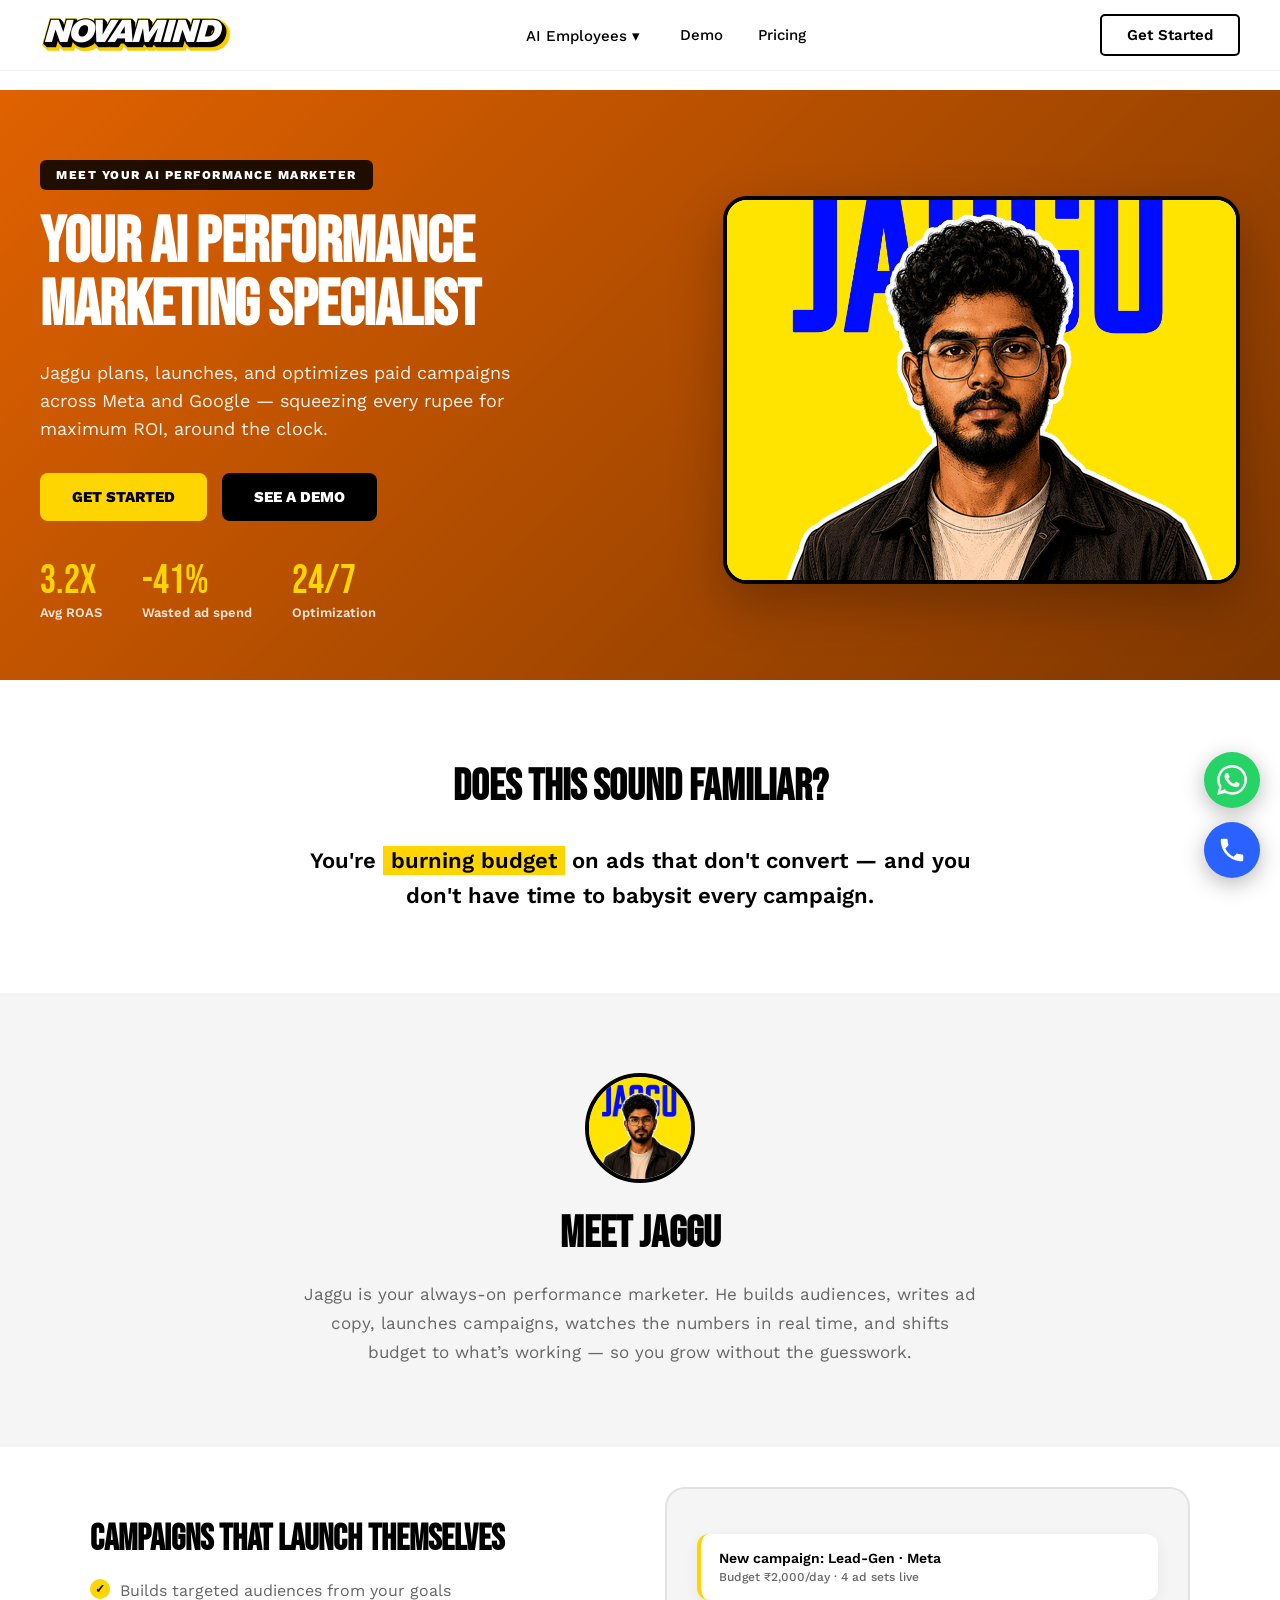
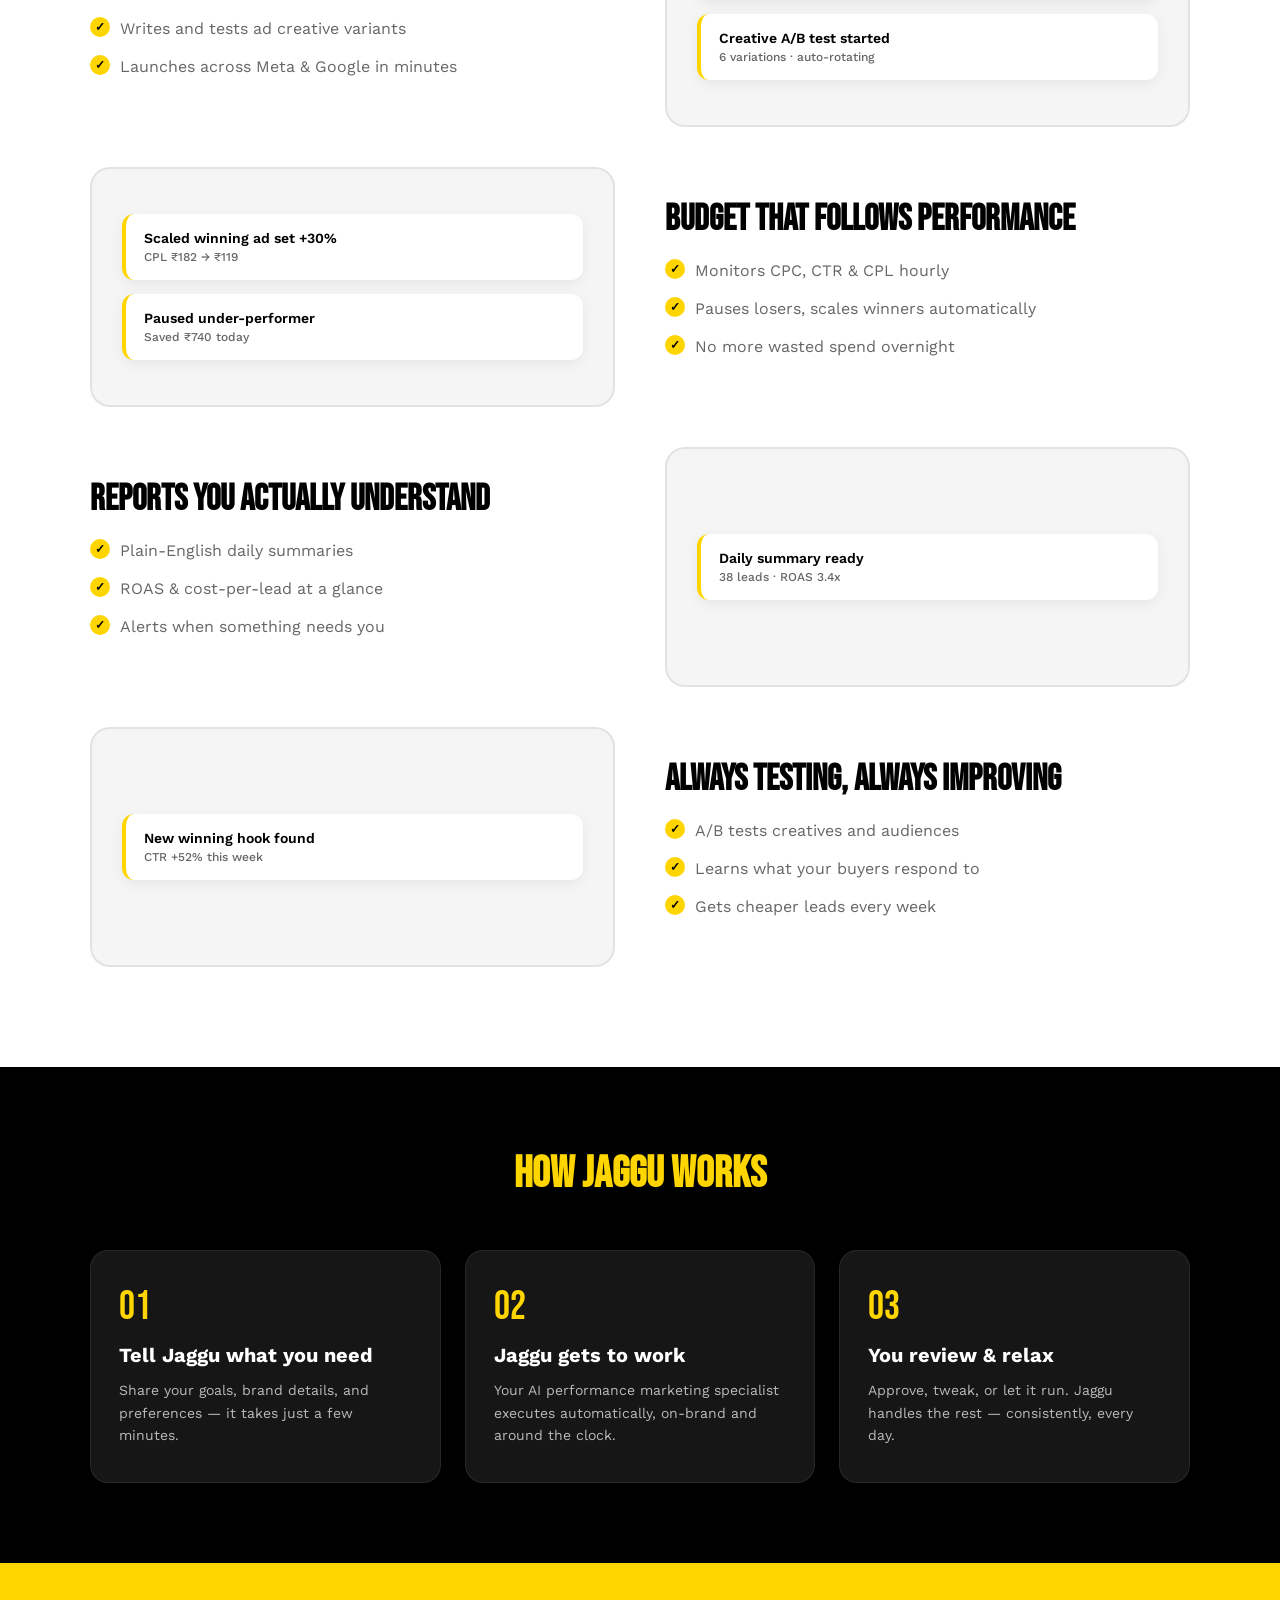
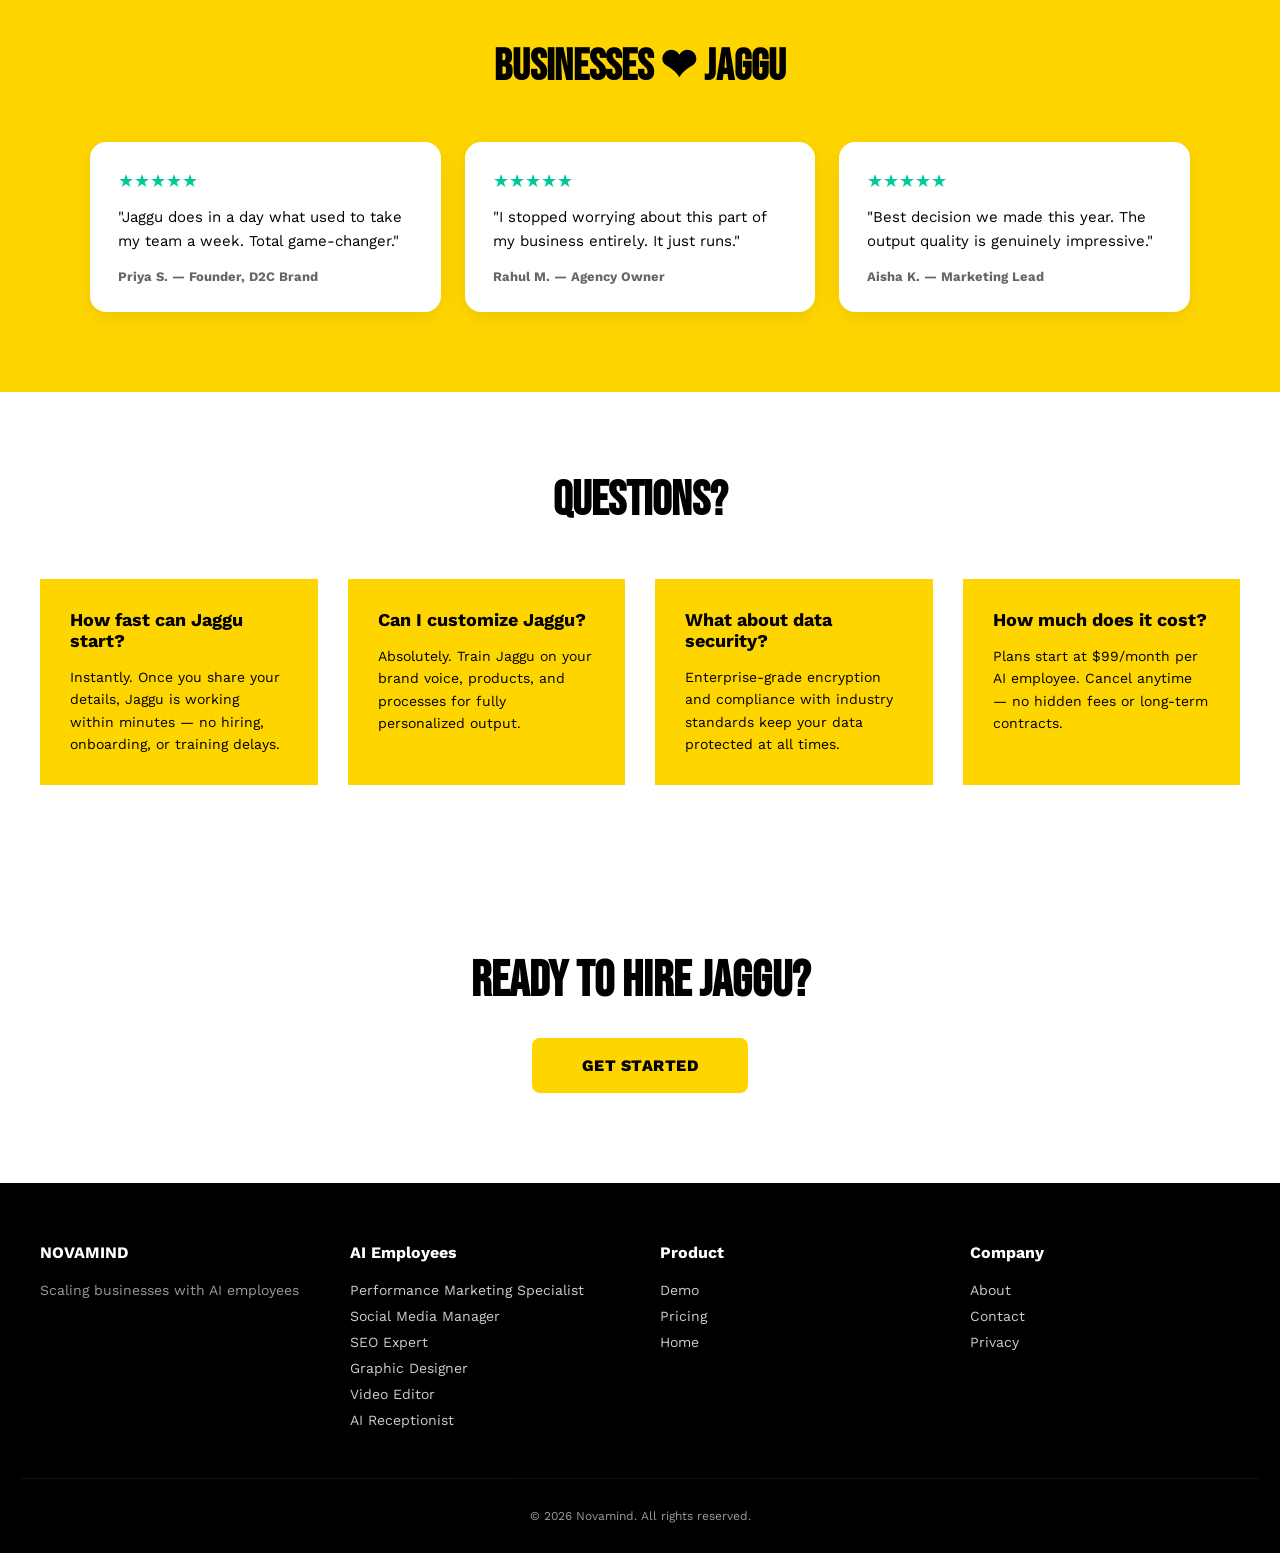
<file: performance-marketing.html>
<!DOCTYPE html>
<html lang="en">
<head>
    <meta charset="UTF-8">
    <meta name="viewport" content="width=device-width, initial-scale=1.0">
    <title>Jaggu — Your AI Performance Marketing Specialist | Novamind</title>
    <link rel="icon" type="image/png" href="images/favicon.png">
    <link rel="apple-touch-icon" href="images/favicon.png">
    <link rel="stylesheet" href="css/style.css?v=20">
    <link rel="stylesheet" href="css/employee.css?v=1">
</head>
<body>
    <header class="header">
        <div class="header-content">
            <a href="index.html" class="logo"><img src="images/novamind-logo-nopad.png" alt="NOVAMIND"></a>
            <nav class="nav desktop-nav">
                <div class="nav-dropdown-wrapper">
                    <a href="index.html#ai-employees" class="dropdown">AI Employees ▾</a>
                    <div class="ai-dropdown-panel">
                        <div class="ai-dropdown-grid">
                            <a href="performance-marketing.html" class="ai-emp-item active">
                                <div class="ai-emp-avatar" style="background: #FF6F00;">
                                    <img src="images/jaggu.jpeg" alt="JAGGU" onerror="this.style.display='none'">
                                </div>
                                <div class="ai-emp-info">
                                    <h4>Performance Marketing Specialist</h4>
                                    <span>JAGGU</span>
                                </div>
                            </a>
                            <a href="social-media-manager.html" class="ai-emp-item">
                                <div class="ai-emp-avatar" style="background: #9C27B0;">
                                    <img src="images/radhe.jpeg" alt="RADHE" onerror="this.style.display='none'">
                                </div>
                                <div class="ai-emp-info">
                                    <h4>Social Media Manager</h4>
                                    <span>RADHE</span>
                                </div>
                            </a>
                            <a href="seo-expert.html" class="ai-emp-item">
                                <div class="ai-emp-avatar" style="background: #2962FF;">
                                    <img src="images/arjun.jpeg" alt="ARJUN" onerror="this.style.display='none'">
                                </div>
                                <div class="ai-emp-info">
                                    <h4>SEO Expert</h4>
                                    <span>ARJUN</span>
                                </div>
                            </a>
                            <a href="graphic-designer.html" class="ai-emp-item">
                                <div class="ai-emp-avatar" style="background: #00BCD4;">
                                    <img src="images/dayana.jpeg" alt="DAYANA" onerror="this.style.display='none'">
                                </div>
                                <div class="ai-emp-info">
                                    <h4>Graphic Designer</h4>
                                    <span>DAYANA</span>
                                </div>
                            </a>
                            <a href="video-editor.html" class="ai-emp-item">
                                <div class="ai-emp-avatar" style="background: #7C4DFF;">
                                    <img src="images/rukku.jpeg" alt="RUKKU" onerror="this.style.display='none'">
                                </div>
                                <div class="ai-emp-info">
                                    <h4>Video Editor</h4>
                                    <span>RUKKU</span>
                                </div>
                            </a>
                            <a href="ai-receptionist.html" class="ai-emp-item">
                                <div class="ai-emp-avatar" style="background: #E91E63;">
                                    <img src="images/dia.jpeg" alt="DIA" onerror="this.style.display='none'">
                                </div>
                                <div class="ai-emp-info">
                                    <h4>AI Receptionist</h4>
                                    <span>DIA</span>
                                </div>
                            </a>
                        </div>
                    </div>
                </div>
                <a href="index.html#demo">Demo</a>
                <a href="index.html#pricing">Pricing</a>
            </nav>
            <div class="nav-actions desktop-nav">
                <a href="get-started.html" class="get-started-btn">Get Started</a>
            </div>
            <button class="hamburger-menu" id="hamburgerMenu"><span></span><span></span><span></span></button>
        </div>
    </header>

    <div class="mobile-menu-overlay" id="mobileMenuOverlay">
        <div class="mobile-menu-header">
            <a href="index.html" class="logo"><img src="images/novamind-logo-nopad.png" alt="NOVAMIND"></a>
            <button class="close-menu" id="closeMenu">✕</button>
        </div>
        <div class="mobile-menu-content">
            <div class="mobile-menu-section">
                <h3>AI Employees</h3>
                <div class="mobile-menu-grid">
                    <a href="performance-marketing.html" class="mobile-menu-card">
                        <div class="menu-card-img" style="background: #FF6F00;"></div>
                        <h4>Performance Marketing Specialist</h4>
                        <p>Jaggu — your AI performance marketing specialist.</p>
                    </a>
                    <a href="social-media-manager.html" class="mobile-menu-card">
                        <div class="menu-card-img" style="background: #9C27B0;"></div>
                        <h4>Social Media Manager</h4>
                        <p>Radhe — your AI social media manager.</p>
                    </a>
                    <a href="seo-expert.html" class="mobile-menu-card">
                        <div class="menu-card-img" style="background: #2962FF;"></div>
                        <h4>SEO Expert</h4>
                        <p>Arjun — your AI seo expert.</p>
                    </a>
                    <a href="graphic-designer.html" class="mobile-menu-card">
                        <div class="menu-card-img" style="background: #00BCD4;"></div>
                        <h4>Graphic Designer</h4>
                        <p>Dayana — your AI graphic designer.</p>
                    </a>
                    <a href="video-editor.html" class="mobile-menu-card">
                        <div class="menu-card-img" style="background: #7C4DFF;"></div>
                        <h4>Video Editor</h4>
                        <p>Rukku — your AI video editor.</p>
                    </a>
                    <a href="ai-receptionist.html" class="mobile-menu-card">
                        <div class="menu-card-img" style="background: #E91E63;"></div>
                        <h4>AI Receptionist</h4>
                        <p>Dia — your AI ai receptionist.</p>
                    </a>
                </div>
            </div>
            <div class="mobile-menu-buttons">
                <a href="get-started.html" class="mobile-get-started-btn">GET STARTED</a>
            </div>
        </div>
    </div>

    <main class="emp-page">
        <!-- Hero -->
        <section class="emp-hero" style="background-color: #FF6F00;">
            <div class="emp-hero-inner">
                <div class="emp-hero-text">
                    <span class="emp-hero-tag">Meet your AI performance marketer</span>
                    <h1>YOUR AI PERFORMANCE MARKETING SPECIALIST</h1>
                    <p class="emp-hero-desc">Jaggu plans, launches, and optimizes paid campaigns across Meta and Google — squeezing every rupee for maximum ROI, around the clock.</p>
                    <div class="emp-hero-cta">
                        <a href="get-started.html" class="emp-btn emp-btn-primary">GET STARTED</a>
                        <a href="index.html#demo" class="emp-btn emp-btn-secondary">SEE A DEMO</a>
                    </div>
                    <div class="emp-stats">
                        <div class="emp-stat"><div class="emp-stat-num">3.2x</div><div class="emp-stat-label">Avg ROAS</div></div>
                        <div class="emp-stat"><div class="emp-stat-num">-41%</div><div class="emp-stat-label">Wasted ad spend</div></div>
                        <div class="emp-stat"><div class="emp-stat-num">24/7</div><div class="emp-stat-label">Optimization</div></div>
                    </div>
                </div>
                <div class="emp-hero-media">
                    <img src="images/jaggu.jpeg" alt="Jaggu, AI Performance Marketing Specialist">
                </div>
            </div>
        </section>

        <!-- Familiar -->
        <section class="emp-familiar">
            <h2>DOES THIS SOUND FAMILIAR?</h2>
            <blockquote>You're <span>burning budget</span> on ads that don't convert — and you don't have time to babysit every campaign.</blockquote>
        </section>

        <!-- Meet -->
        <section class="emp-meet">
            <img src="images/jaggu.jpeg" alt="Jaggu" class="emp-meet-avatar">
            <h2>MEET JAGGU</h2>
            <p>Jaggu is your always-on performance marketer. He builds audiences, writes ad copy, launches campaigns, watches the numbers in real time, and shifts budget to what’s working — so you grow without the guesswork.</p>
        </section>

        <!-- Features -->
        <section class="emp-features">
        <div class="emp-feature">
            <div class="emp-feature-text">
                <h3>CAMPAIGNS THAT LAUNCH THEMSELVES</h3>
                <ul>
                    <li>Builds targeted audiences from your goals</li>
                    <li>Writes and tests ad creative variants</li>
                    <li>Launches across Meta & Google in minutes</li>
                </ul>
            </div>
            <div class="emp-feature-visual">
                <div class="emp-mock-row">New campaign: Lead-Gen · Meta<small>Budget ₹2,000/day · 4 ad sets live</small></div>
                <div class="emp-mock-row">Creative A/B test started<small>6 variations · auto-rotating</small></div>
            </div>
        </div>
        <div class="emp-feature">
            <div class="emp-feature-text">
                <h3>BUDGET THAT FOLLOWS PERFORMANCE</h3>
                <ul>
                    <li>Monitors CPC, CTR & CPL hourly</li>
                    <li>Pauses losers, scales winners automatically</li>
                    <li>No more wasted spend overnight</li>
                </ul>
            </div>
            <div class="emp-feature-visual">
                <div class="emp-mock-row">Scaled winning ad set +30%<small>CPL ₹182 → ₹119</small></div>
                <div class="emp-mock-row">Paused under-performer<small>Saved ₹740 today</small></div>
            </div>
        </div>
        <div class="emp-feature">
            <div class="emp-feature-text">
                <h3>REPORTS YOU ACTUALLY UNDERSTAND</h3>
                <ul>
                    <li>Plain-English daily summaries</li>
                    <li>ROAS & cost-per-lead at a glance</li>
                    <li>Alerts when something needs you</li>
                </ul>
            </div>
            <div class="emp-feature-visual">
                <div class="emp-mock-row">Daily summary ready<small>38 leads · ROAS 3.4x</small></div>
            </div>
        </div>
        <div class="emp-feature">
            <div class="emp-feature-text">
                <h3>ALWAYS TESTING, ALWAYS IMPROVING</h3>
                <ul>
                    <li>A/B tests creatives and audiences</li>
                    <li>Learns what your buyers respond to</li>
                    <li>Gets cheaper leads every week</li>
                </ul>
            </div>
            <div class="emp-feature-visual">
                <div class="emp-mock-row">New winning hook found<small>CTR +52% this week</small></div>
            </div>
        </div>
        </section>

        <!-- How it works -->
        <section class="emp-how">
            <h2>HOW JAGGU WORKS</h2>
            <div class="emp-how-grid">
            <div class="emp-step">
                <div class="emp-step-num">01</div>
                <h4>Tell Jaggu what you need</h4>
                <p>Share your goals, brand details, and preferences — it takes just a few minutes.</p>
            </div>
            <div class="emp-step">
                <div class="emp-step-num">02</div>
                <h4>Jaggu gets to work</h4>
                <p>Your AI performance marketing specialist executes automatically, on-brand and around the clock.</p>
            </div>
            <div class="emp-step">
                <div class="emp-step-num">03</div>
                <h4>You review & relax</h4>
                <p>Approve, tweak, or let it run. Jaggu handles the rest — consistently, every day.</p>
            </div>
            </div>
        </section>

        <!-- Reviews -->
        <section class="emp-reviews">
            <h2>BUSINESSES ❤ JAGGU</h2>
            <div class="emp-reviews-grid">
            <div class="emp-review">
                <div class="emp-review-stars">★★★★★</div>
                <p>"Jaggu does in a day what used to take my team a week. Total game-changer."</p>
                <div class="emp-review-author">Priya S. — Founder, D2C Brand</div>
            </div>
            <div class="emp-review">
                <div class="emp-review-stars">★★★★★</div>
                <p>"I stopped worrying about this part of my business entirely. It just runs."</p>
                <div class="emp-review-author">Rahul M. — Agency Owner</div>
            </div>
            <div class="emp-review">
                <div class="emp-review-stars">★★★★★</div>
                <p>"Best decision we made this year. The output quality is genuinely impressive."</p>
                <div class="emp-review-author">Aisha K. — Marketing Lead</div>
            </div>
            </div>
        </section>

        <!-- FAQ -->
        <section class="questions-section">
            <h2>QUESTIONS?</h2>
            <div class="questions-grid">
            <div class="question-card">
                <h3>How fast can Jaggu start?</h3>
                <p>Instantly. Once you share your details, Jaggu is working within minutes — no hiring, onboarding, or training delays.</p>
            </div>
            <div class="question-card">
                <h3>Can I customize Jaggu?</h3>
                <p>Absolutely. Train Jaggu on your brand voice, products, and processes for fully personalized output.</p>
            </div>
            <div class="question-card">
                <h3>What about data security?</h3>
                <p>Enterprise-grade encryption and compliance with industry standards keep your data protected at all times.</p>
            </div>
            <div class="question-card">
                <h3>How much does it cost?</h3>
                <p>Plans start at $99/month per AI employee. Cancel anytime — no hidden fees or long-term contracts.</p>
            </div>
            </div>
        </section>

        <!-- Bottom CTA -->
        <section class="emp-bottom">
            <h2>READY TO HIRE JAGGU?</h2>
            <a href="get-started.html" class="cta-button">GET STARTED</a>
        </section>
    </main>

    <footer>
        <div class="footer-content">
            <div class="footer-column">
                <h4>NOVAMIND</h4>
                <p class="footer-desc">Scaling businesses with AI employees</p>
            </div>
            <div class="footer-column">
                <h4>AI Employees</h4>
                <a href="performance-marketing.html">Performance Marketing Specialist</a>
                <a href="social-media-manager.html">Social Media Manager</a>
                <a href="seo-expert.html">SEO Expert</a>
                <a href="graphic-designer.html">Graphic Designer</a>
                <a href="video-editor.html">Video Editor</a>
                <a href="ai-receptionist.html">AI Receptionist</a>
            </div>
            <div class="footer-column">
                <h4>Product</h4>
                <a href="index.html#demo">Demo</a>
                <a href="index.html#pricing">Pricing</a>
                <a href="index.html">Home</a>
            </div>
            <div class="footer-column">
                <h4>Company</h4>
                <a href="#">About</a>
                <a href="#">Contact</a>
                <a href="#">Privacy</a>
            </div>
        </div>
        <div class="footer-bottom">© 2026 Novamind. All rights reserved.</div>
    </footer>

    <div class="floating-contact">
        <a href="https://wa.me/918660783482?text=Hi%20Novamind%2C%20I'd%20like%20to%20know%20more%20about%20your%20AI%20employees." class="float-btn float-whatsapp" target="_blank" rel="noopener" aria-label="Chat on WhatsApp">
            <svg viewBox="0 0 24 24" fill="currentColor"><path d="M.057 24l1.687-6.163a11.867 11.867 0 0 1-1.587-5.946C.16 5.335 5.495 0 12.05 0a11.82 11.82 0 0 1 8.413 3.488 11.82 11.82 0 0 1 3.48 8.414c-.003 6.557-5.338 11.892-11.893 11.892a11.9 11.9 0 0 1-5.688-1.448L.057 24zm6.597-3.807c1.676.995 3.276 1.591 5.392 1.592 5.448 0 9.886-4.434 9.889-9.885.002-5.462-4.415-9.89-9.881-9.892-5.452 0-9.887 4.434-9.889 9.884a9.86 9.86 0 0 0 1.51 5.26l-.999 3.648 3.978-1.607zm11.387-5.464c-.074-.124-.272-.198-.57-.347-.297-.149-1.758-.868-2.031-.967-.272-.099-.47-.149-.669.149-.198.297-.768.967-.941 1.165-.173.198-.347.223-.644.074-.297-.149-1.255-.462-2.39-1.475-.883-.788-1.48-1.761-1.653-2.059-.173-.297-.018-.458.13-.606.134-.133.297-.347.446-.521.151-.172.2-.296.3-.495.099-.198.05-.372-.025-.521-.075-.148-.669-1.611-.916-2.206-.242-.579-.487-.5-.669-.51l-.57-.01c-.198 0-.52.074-.792.372s-1.04 1.016-1.04 2.479 1.065 2.876 1.213 3.074c.149.198 2.095 3.2 5.076 4.487.709.306 1.263.489 1.694.626.712.226 1.36.194 1.872.118.571-.085 1.758-.719 2.006-1.413.247-.694.247-1.289.173-1.413z"/></svg>
        </a>
        <a href="tel:+918660783482" class="float-btn float-call" aria-label="Call us">
            <svg viewBox="0 0 24 24" fill="currentColor"><path d="M6.62 10.79c1.44 2.83 3.76 5.14 6.59 6.59l2.2-2.2c.27-.27.67-.36 1.02-.24 1.12.37 2.33.57 3.57.57.55 0 1 .45 1 1V20c0 .55-.45 1-1 1-9.39 0-17-7.61-17-17 0-.55.45-1 1-1h3.5c.55 0 1 .45 1 1 0 1.25.2 2.45.57 3.57.11.35.03.74-.25 1.02l-2.2 2.2z"/></svg>
        </a>
    </div>

    <script src="js/script.js?v=3"></script>
</body>
</html>
</file>
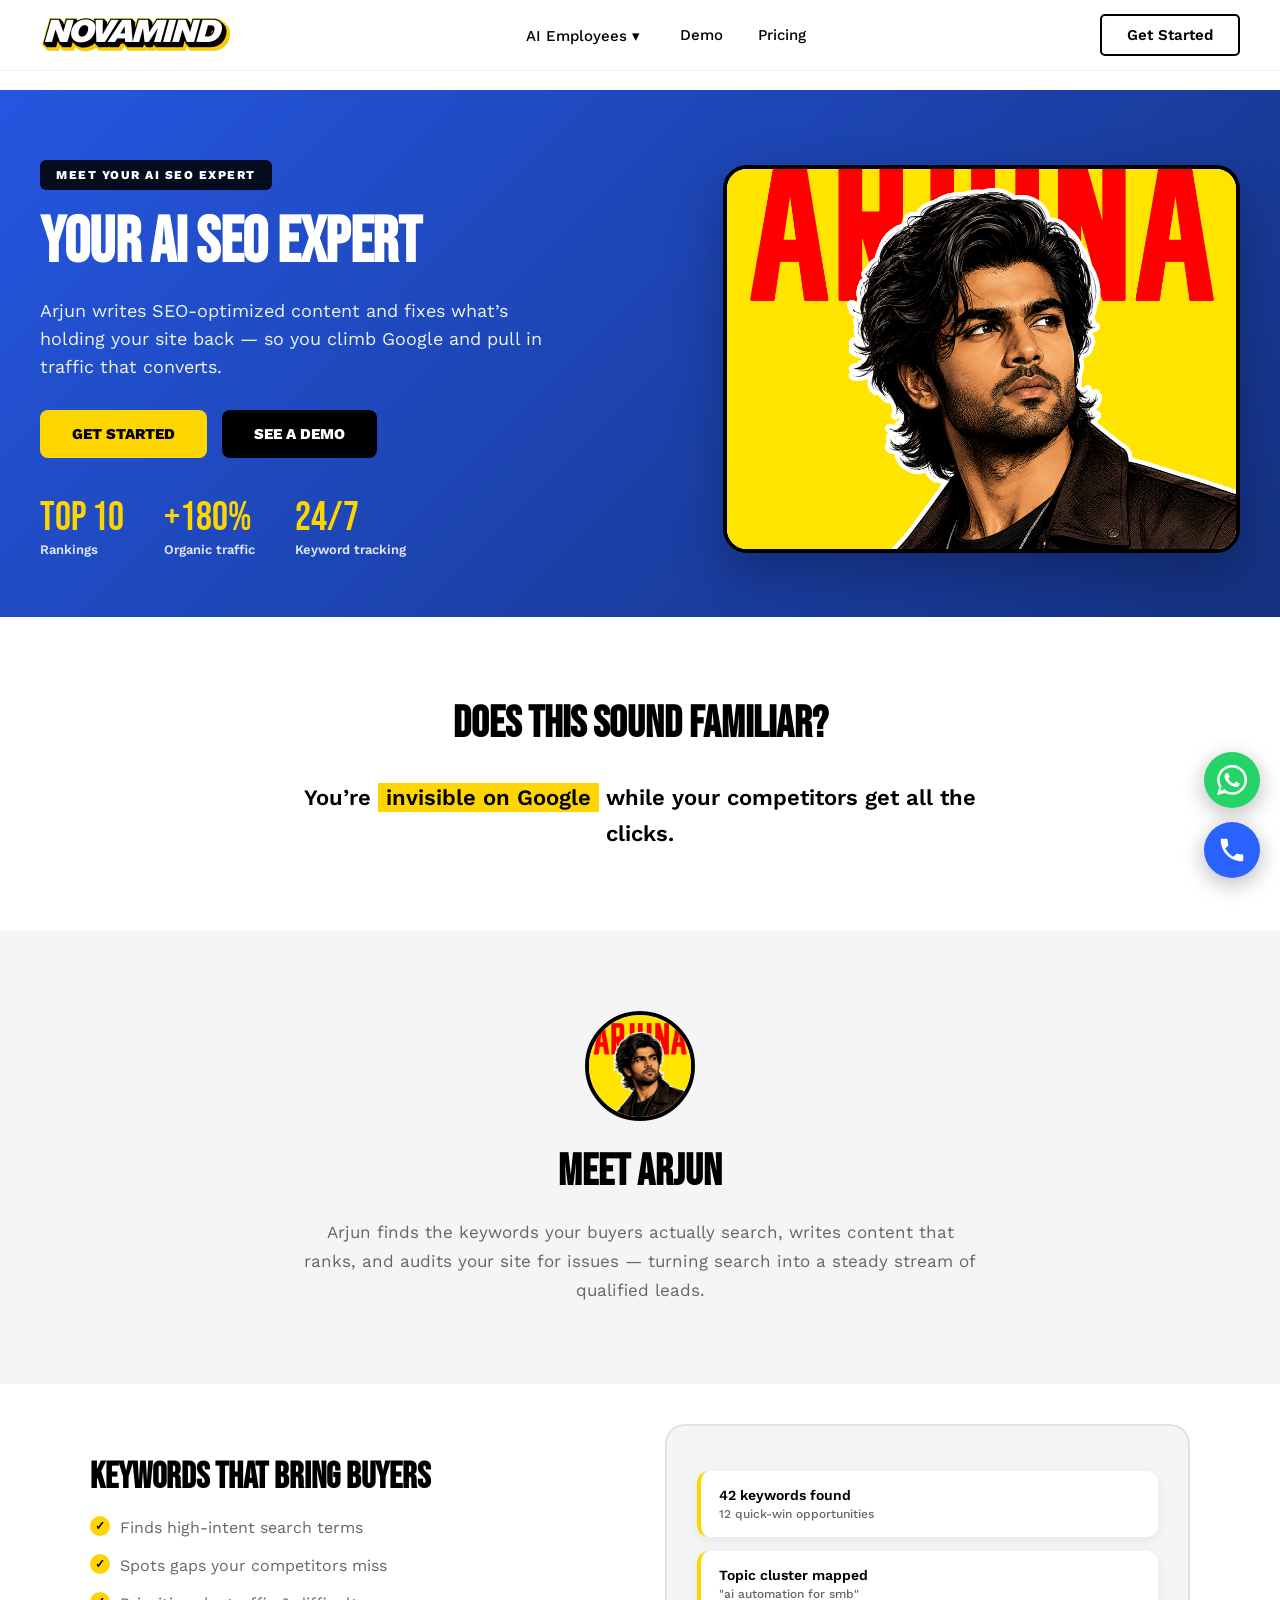
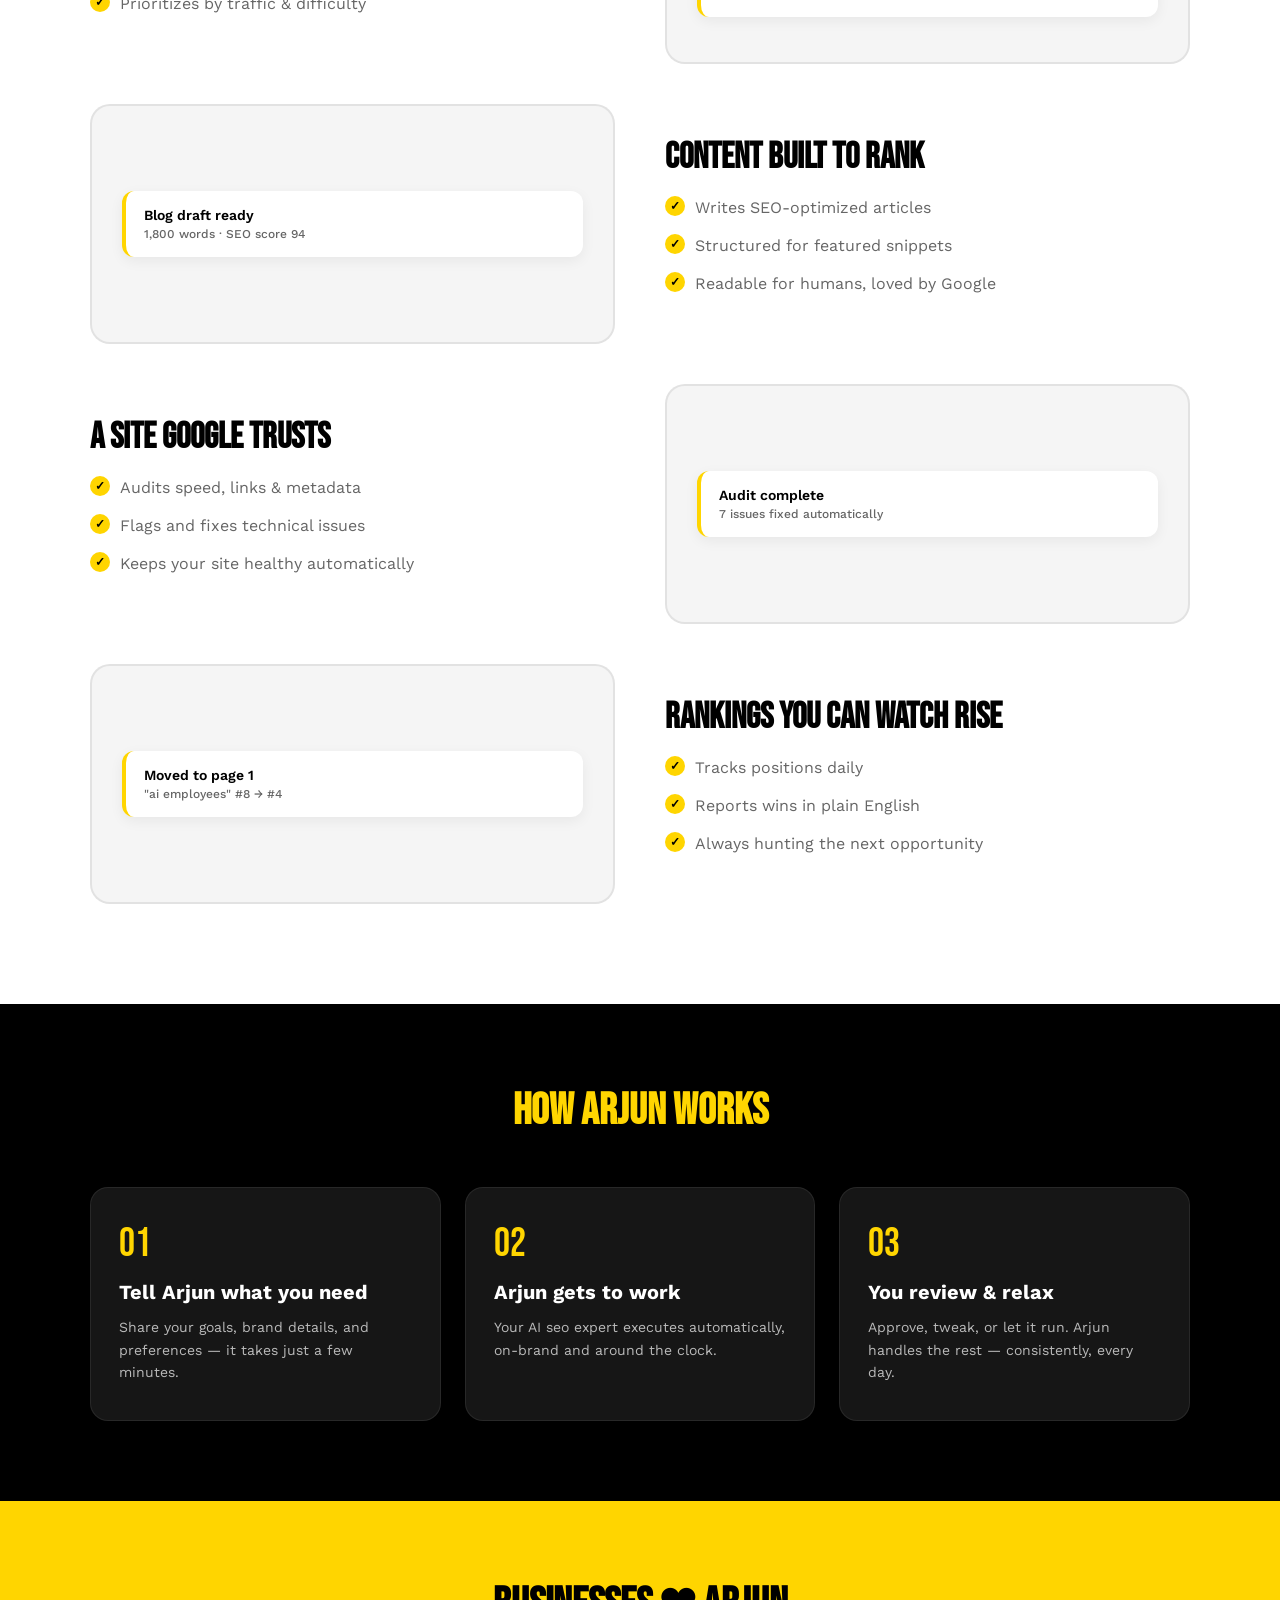
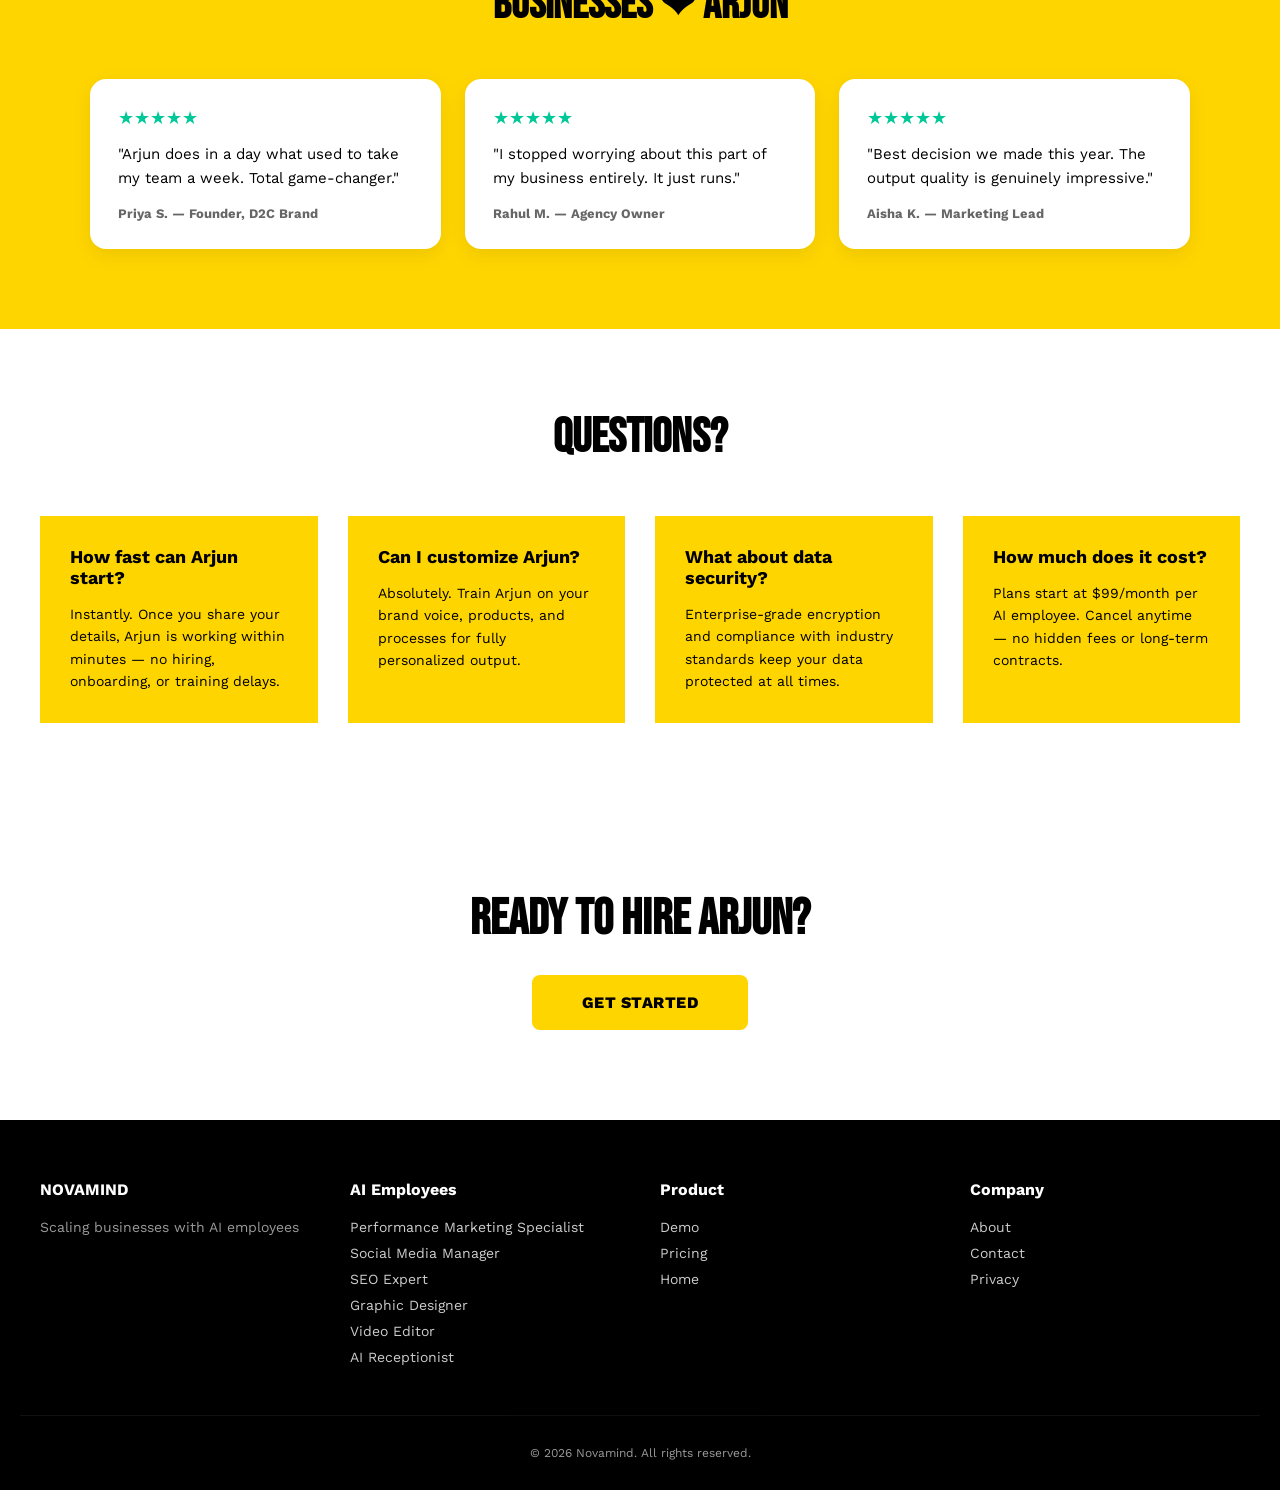
<file: seo-expert.html>
<!DOCTYPE html>
<html lang="en">
<head>
    <meta charset="UTF-8">
    <meta name="viewport" content="width=device-width, initial-scale=1.0">
    <title>Arjun — Your AI SEO Expert | Novamind</title>
    <link rel="icon" type="image/png" href="images/favicon.png">
    <link rel="apple-touch-icon" href="images/favicon.png">
    <link rel="stylesheet" href="css/style.css?v=20">
    <link rel="stylesheet" href="css/employee.css?v=1">
</head>
<body>
    <header class="header">
        <div class="header-content">
            <a href="index.html" class="logo"><img src="images/novamind-logo-nopad.png" alt="NOVAMIND"></a>
            <nav class="nav desktop-nav">
                <div class="nav-dropdown-wrapper">
                    <a href="index.html#ai-employees" class="dropdown">AI Employees ▾</a>
                    <div class="ai-dropdown-panel">
                        <div class="ai-dropdown-grid">
                            <a href="performance-marketing.html" class="ai-emp-item">
                                <div class="ai-emp-avatar" style="background: #FF6F00;">
                                    <img src="images/jaggu.jpeg" alt="JAGGU" onerror="this.style.display='none'">
                                </div>
                                <div class="ai-emp-info">
                                    <h4>Performance Marketing Specialist</h4>
                                    <span>JAGGU</span>
                                </div>
                            </a>
                            <a href="social-media-manager.html" class="ai-emp-item">
                                <div class="ai-emp-avatar" style="background: #9C27B0;">
                                    <img src="images/radhe.jpeg" alt="RADHE" onerror="this.style.display='none'">
                                </div>
                                <div class="ai-emp-info">
                                    <h4>Social Media Manager</h4>
                                    <span>RADHE</span>
                                </div>
                            </a>
                            <a href="seo-expert.html" class="ai-emp-item active">
                                <div class="ai-emp-avatar" style="background: #2962FF;">
                                    <img src="images/arjun.jpeg" alt="ARJUN" onerror="this.style.display='none'">
                                </div>
                                <div class="ai-emp-info">
                                    <h4>SEO Expert</h4>
                                    <span>ARJUN</span>
                                </div>
                            </a>
                            <a href="graphic-designer.html" class="ai-emp-item">
                                <div class="ai-emp-avatar" style="background: #00BCD4;">
                                    <img src="images/dayana.jpeg" alt="DAYANA" onerror="this.style.display='none'">
                                </div>
                                <div class="ai-emp-info">
                                    <h4>Graphic Designer</h4>
                                    <span>DAYANA</span>
                                </div>
                            </a>
                            <a href="video-editor.html" class="ai-emp-item">
                                <div class="ai-emp-avatar" style="background: #7C4DFF;">
                                    <img src="images/rukku.jpeg" alt="RUKKU" onerror="this.style.display='none'">
                                </div>
                                <div class="ai-emp-info">
                                    <h4>Video Editor</h4>
                                    <span>RUKKU</span>
                                </div>
                            </a>
                            <a href="ai-receptionist.html" class="ai-emp-item">
                                <div class="ai-emp-avatar" style="background: #E91E63;">
                                    <img src="images/dia.jpeg" alt="DIA" onerror="this.style.display='none'">
                                </div>
                                <div class="ai-emp-info">
                                    <h4>AI Receptionist</h4>
                                    <span>DIA</span>
                                </div>
                            </a>
                        </div>
                    </div>
                </div>
                <a href="index.html#demo">Demo</a>
                <a href="index.html#pricing">Pricing</a>
            </nav>
            <div class="nav-actions desktop-nav">
                <a href="get-started.html" class="get-started-btn">Get Started</a>
            </div>
            <button class="hamburger-menu" id="hamburgerMenu"><span></span><span></span><span></span></button>
        </div>
    </header>

    <div class="mobile-menu-overlay" id="mobileMenuOverlay">
        <div class="mobile-menu-header">
            <a href="index.html" class="logo"><img src="images/novamind-logo-nopad.png" alt="NOVAMIND"></a>
            <button class="close-menu" id="closeMenu">✕</button>
        </div>
        <div class="mobile-menu-content">
            <div class="mobile-menu-section">
                <h3>AI Employees</h3>
                <div class="mobile-menu-grid">
                    <a href="performance-marketing.html" class="mobile-menu-card">
                        <div class="menu-card-img" style="background: #FF6F00;"></div>
                        <h4>Performance Marketing Specialist</h4>
                        <p>Jaggu — your AI performance marketing specialist.</p>
                    </a>
                    <a href="social-media-manager.html" class="mobile-menu-card">
                        <div class="menu-card-img" style="background: #9C27B0;"></div>
                        <h4>Social Media Manager</h4>
                        <p>Radhe — your AI social media manager.</p>
                    </a>
                    <a href="seo-expert.html" class="mobile-menu-card">
                        <div class="menu-card-img" style="background: #2962FF;"></div>
                        <h4>SEO Expert</h4>
                        <p>Arjun — your AI seo expert.</p>
                    </a>
                    <a href="graphic-designer.html" class="mobile-menu-card">
                        <div class="menu-card-img" style="background: #00BCD4;"></div>
                        <h4>Graphic Designer</h4>
                        <p>Dayana — your AI graphic designer.</p>
                    </a>
                    <a href="video-editor.html" class="mobile-menu-card">
                        <div class="menu-card-img" style="background: #7C4DFF;"></div>
                        <h4>Video Editor</h4>
                        <p>Rukku — your AI video editor.</p>
                    </a>
                    <a href="ai-receptionist.html" class="mobile-menu-card">
                        <div class="menu-card-img" style="background: #E91E63;"></div>
                        <h4>AI Receptionist</h4>
                        <p>Dia — your AI ai receptionist.</p>
                    </a>
                </div>
            </div>
            <div class="mobile-menu-buttons">
                <a href="get-started.html" class="mobile-get-started-btn">GET STARTED</a>
            </div>
        </div>
    </div>

    <main class="emp-page">
        <!-- Hero -->
        <section class="emp-hero" style="background-color: #2962FF;">
            <div class="emp-hero-inner">
                <div class="emp-hero-text">
                    <span class="emp-hero-tag">Meet your AI SEO expert</span>
                    <h1>YOUR AI SEO EXPERT</h1>
                    <p class="emp-hero-desc">Arjun writes SEO-optimized content and fixes what’s holding your site back — so you climb Google and pull in traffic that converts.</p>
                    <div class="emp-hero-cta">
                        <a href="get-started.html" class="emp-btn emp-btn-primary">GET STARTED</a>
                        <a href="index.html#demo" class="emp-btn emp-btn-secondary">SEE A DEMO</a>
                    </div>
                    <div class="emp-stats">
                        <div class="emp-stat"><div class="emp-stat-num">Top 10</div><div class="emp-stat-label">Rankings</div></div>
                        <div class="emp-stat"><div class="emp-stat-num">+180%</div><div class="emp-stat-label">Organic traffic</div></div>
                        <div class="emp-stat"><div class="emp-stat-num">24/7</div><div class="emp-stat-label">Keyword tracking</div></div>
                    </div>
                </div>
                <div class="emp-hero-media">
                    <img src="images/arjun.jpeg" alt="Arjun, AI SEO Expert">
                </div>
            </div>
        </section>

        <!-- Familiar -->
        <section class="emp-familiar">
            <h2>DOES THIS SOUND FAMILIAR?</h2>
            <blockquote>You’re <span>invisible on Google</span> while your competitors get all the clicks.</blockquote>
        </section>

        <!-- Meet -->
        <section class="emp-meet">
            <img src="images/arjun.jpeg" alt="Arjun" class="emp-meet-avatar">
            <h2>MEET ARJUN</h2>
            <p>Arjun finds the keywords your buyers actually search, writes content that ranks, and audits your site for issues — turning search into a steady stream of qualified leads.</p>
        </section>

        <!-- Features -->
        <section class="emp-features">
        <div class="emp-feature">
            <div class="emp-feature-text">
                <h3>KEYWORDS THAT BRING BUYERS</h3>
                <ul>
                    <li>Finds high-intent search terms</li>
                    <li>Spots gaps your competitors miss</li>
                    <li>Prioritizes by traffic & difficulty</li>
                </ul>
            </div>
            <div class="emp-feature-visual">
                <div class="emp-mock-row">42 keywords found<small>12 quick-win opportunities</small></div>
                <div class="emp-mock-row">Topic cluster mapped<small>"ai automation for smb"</small></div>
            </div>
        </div>
        <div class="emp-feature">
            <div class="emp-feature-text">
                <h3>CONTENT BUILT TO RANK</h3>
                <ul>
                    <li>Writes SEO-optimized articles</li>
                    <li>Structured for featured snippets</li>
                    <li>Readable for humans, loved by Google</li>
                </ul>
            </div>
            <div class="emp-feature-visual">
                <div class="emp-mock-row">Blog draft ready<small>1,800 words · SEO score 94</small></div>
            </div>
        </div>
        <div class="emp-feature">
            <div class="emp-feature-text">
                <h3>A SITE GOOGLE TRUSTS</h3>
                <ul>
                    <li>Audits speed, links & metadata</li>
                    <li>Flags and fixes technical issues</li>
                    <li>Keeps your site healthy automatically</li>
                </ul>
            </div>
            <div class="emp-feature-visual">
                <div class="emp-mock-row">Audit complete<small>7 issues fixed automatically</small></div>
            </div>
        </div>
        <div class="emp-feature">
            <div class="emp-feature-text">
                <h3>RANKINGS YOU CAN WATCH RISE</h3>
                <ul>
                    <li>Tracks positions daily</li>
                    <li>Reports wins in plain English</li>
                    <li>Always hunting the next opportunity</li>
                </ul>
            </div>
            <div class="emp-feature-visual">
                <div class="emp-mock-row">Moved to page 1<small>"ai employees" #8 → #4</small></div>
            </div>
        </div>
        </section>

        <!-- How it works -->
        <section class="emp-how">
            <h2>HOW ARJUN WORKS</h2>
            <div class="emp-how-grid">
            <div class="emp-step">
                <div class="emp-step-num">01</div>
                <h4>Tell Arjun what you need</h4>
                <p>Share your goals, brand details, and preferences — it takes just a few minutes.</p>
            </div>
            <div class="emp-step">
                <div class="emp-step-num">02</div>
                <h4>Arjun gets to work</h4>
                <p>Your AI seo expert executes automatically, on-brand and around the clock.</p>
            </div>
            <div class="emp-step">
                <div class="emp-step-num">03</div>
                <h4>You review & relax</h4>
                <p>Approve, tweak, or let it run. Arjun handles the rest — consistently, every day.</p>
            </div>
            </div>
        </section>

        <!-- Reviews -->
        <section class="emp-reviews">
            <h2>BUSINESSES ❤ ARJUN</h2>
            <div class="emp-reviews-grid">
            <div class="emp-review">
                <div class="emp-review-stars">★★★★★</div>
                <p>"Arjun does in a day what used to take my team a week. Total game-changer."</p>
                <div class="emp-review-author">Priya S. — Founder, D2C Brand</div>
            </div>
            <div class="emp-review">
                <div class="emp-review-stars">★★★★★</div>
                <p>"I stopped worrying about this part of my business entirely. It just runs."</p>
                <div class="emp-review-author">Rahul M. — Agency Owner</div>
            </div>
            <div class="emp-review">
                <div class="emp-review-stars">★★★★★</div>
                <p>"Best decision we made this year. The output quality is genuinely impressive."</p>
                <div class="emp-review-author">Aisha K. — Marketing Lead</div>
            </div>
            </div>
        </section>

        <!-- FAQ -->
        <section class="questions-section">
            <h2>QUESTIONS?</h2>
            <div class="questions-grid">
            <div class="question-card">
                <h3>How fast can Arjun start?</h3>
                <p>Instantly. Once you share your details, Arjun is working within minutes — no hiring, onboarding, or training delays.</p>
            </div>
            <div class="question-card">
                <h3>Can I customize Arjun?</h3>
                <p>Absolutely. Train Arjun on your brand voice, products, and processes for fully personalized output.</p>
            </div>
            <div class="question-card">
                <h3>What about data security?</h3>
                <p>Enterprise-grade encryption and compliance with industry standards keep your data protected at all times.</p>
            </div>
            <div class="question-card">
                <h3>How much does it cost?</h3>
                <p>Plans start at $99/month per AI employee. Cancel anytime — no hidden fees or long-term contracts.</p>
            </div>
            </div>
        </section>

        <!-- Bottom CTA -->
        <section class="emp-bottom">
            <h2>READY TO HIRE ARJUN?</h2>
            <a href="get-started.html" class="cta-button">GET STARTED</a>
        </section>
    </main>

    <footer>
        <div class="footer-content">
            <div class="footer-column">
                <h4>NOVAMIND</h4>
                <p class="footer-desc">Scaling businesses with AI employees</p>
            </div>
            <div class="footer-column">
                <h4>AI Employees</h4>
                <a href="performance-marketing.html">Performance Marketing Specialist</a>
                <a href="social-media-manager.html">Social Media Manager</a>
                <a href="seo-expert.html">SEO Expert</a>
                <a href="graphic-designer.html">Graphic Designer</a>
                <a href="video-editor.html">Video Editor</a>
                <a href="ai-receptionist.html">AI Receptionist</a>
            </div>
            <div class="footer-column">
                <h4>Product</h4>
                <a href="index.html#demo">Demo</a>
                <a href="index.html#pricing">Pricing</a>
                <a href="index.html">Home</a>
            </div>
            <div class="footer-column">
                <h4>Company</h4>
                <a href="#">About</a>
                <a href="#">Contact</a>
                <a href="#">Privacy</a>
            </div>
        </div>
        <div class="footer-bottom">© 2026 Novamind. All rights reserved.</div>
    </footer>

    <div class="floating-contact">
        <a href="https://wa.me/918660783482?text=Hi%20Novamind%2C%20I'd%20like%20to%20know%20more%20about%20your%20AI%20employees." class="float-btn float-whatsapp" target="_blank" rel="noopener" aria-label="Chat on WhatsApp">
            <svg viewBox="0 0 24 24" fill="currentColor"><path d="M.057 24l1.687-6.163a11.867 11.867 0 0 1-1.587-5.946C.16 5.335 5.495 0 12.05 0a11.82 11.82 0 0 1 8.413 3.488 11.82 11.82 0 0 1 3.48 8.414c-.003 6.557-5.338 11.892-11.893 11.892a11.9 11.9 0 0 1-5.688-1.448L.057 24zm6.597-3.807c1.676.995 3.276 1.591 5.392 1.592 5.448 0 9.886-4.434 9.889-9.885.002-5.462-4.415-9.89-9.881-9.892-5.452 0-9.887 4.434-9.889 9.884a9.86 9.86 0 0 0 1.51 5.26l-.999 3.648 3.978-1.607zm11.387-5.464c-.074-.124-.272-.198-.57-.347-.297-.149-1.758-.868-2.031-.967-.272-.099-.47-.149-.669.149-.198.297-.768.967-.941 1.165-.173.198-.347.223-.644.074-.297-.149-1.255-.462-2.39-1.475-.883-.788-1.48-1.761-1.653-2.059-.173-.297-.018-.458.13-.606.134-.133.297-.347.446-.521.151-.172.2-.296.3-.495.099-.198.05-.372-.025-.521-.075-.148-.669-1.611-.916-2.206-.242-.579-.487-.5-.669-.51l-.57-.01c-.198 0-.52.074-.792.372s-1.04 1.016-1.04 2.479 1.065 2.876 1.213 3.074c.149.198 2.095 3.2 5.076 4.487.709.306 1.263.489 1.694.626.712.226 1.36.194 1.872.118.571-.085 1.758-.719 2.006-1.413.247-.694.247-1.289.173-1.413z"/></svg>
        </a>
        <a href="tel:+918660783482" class="float-btn float-call" aria-label="Call us">
            <svg viewBox="0 0 24 24" fill="currentColor"><path d="M6.62 10.79c1.44 2.83 3.76 5.14 6.59 6.59l2.2-2.2c.27-.27.67-.36 1.02-.24 1.12.37 2.33.57 3.57.57.55 0 1 .45 1 1V20c0 .55-.45 1-1 1-9.39 0-17-7.61-17-17 0-.55.45-1 1-1h3.5c.55 0 1 .45 1 1 0 1.25.2 2.45.57 3.57.11.35.03.74-.25 1.02l-2.2 2.2z"/></svg>
        </a>
    </div>

    <script src="js/script.js?v=3"></script>
</body>
</html>
</file>
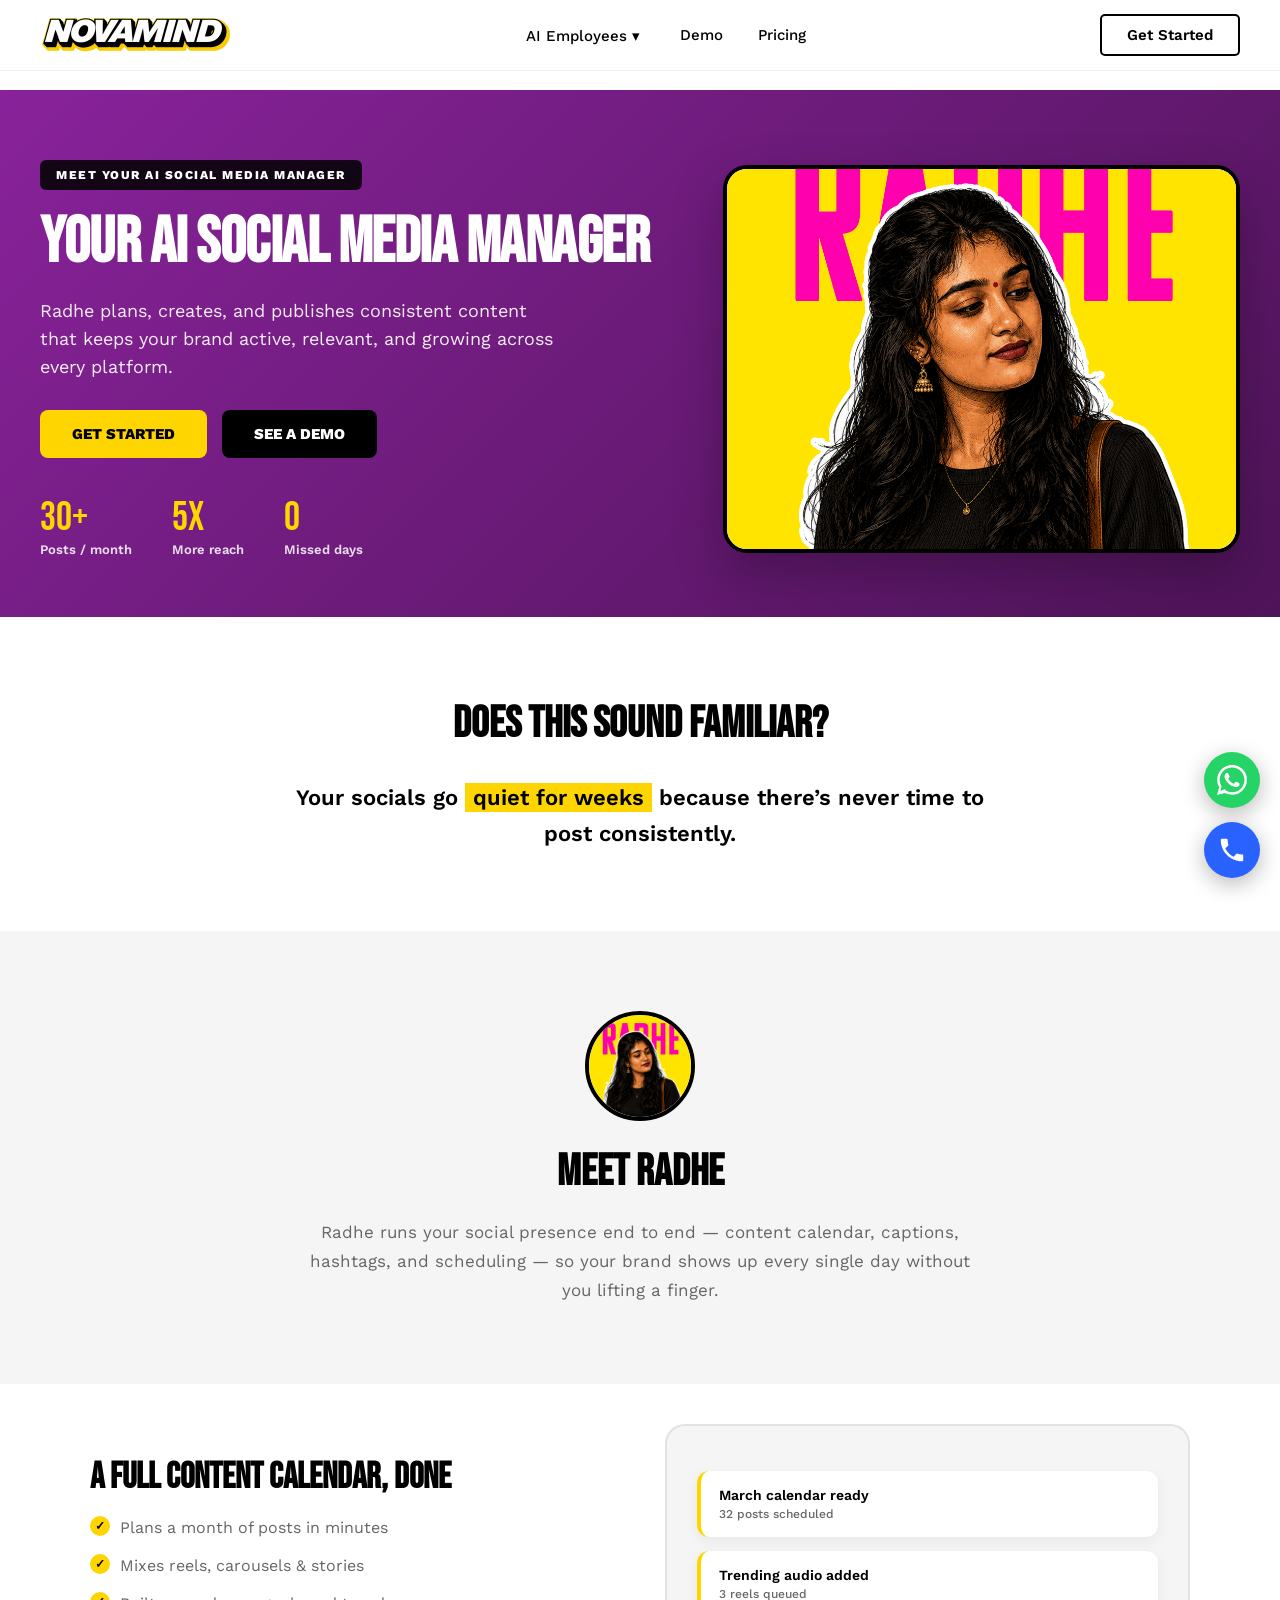
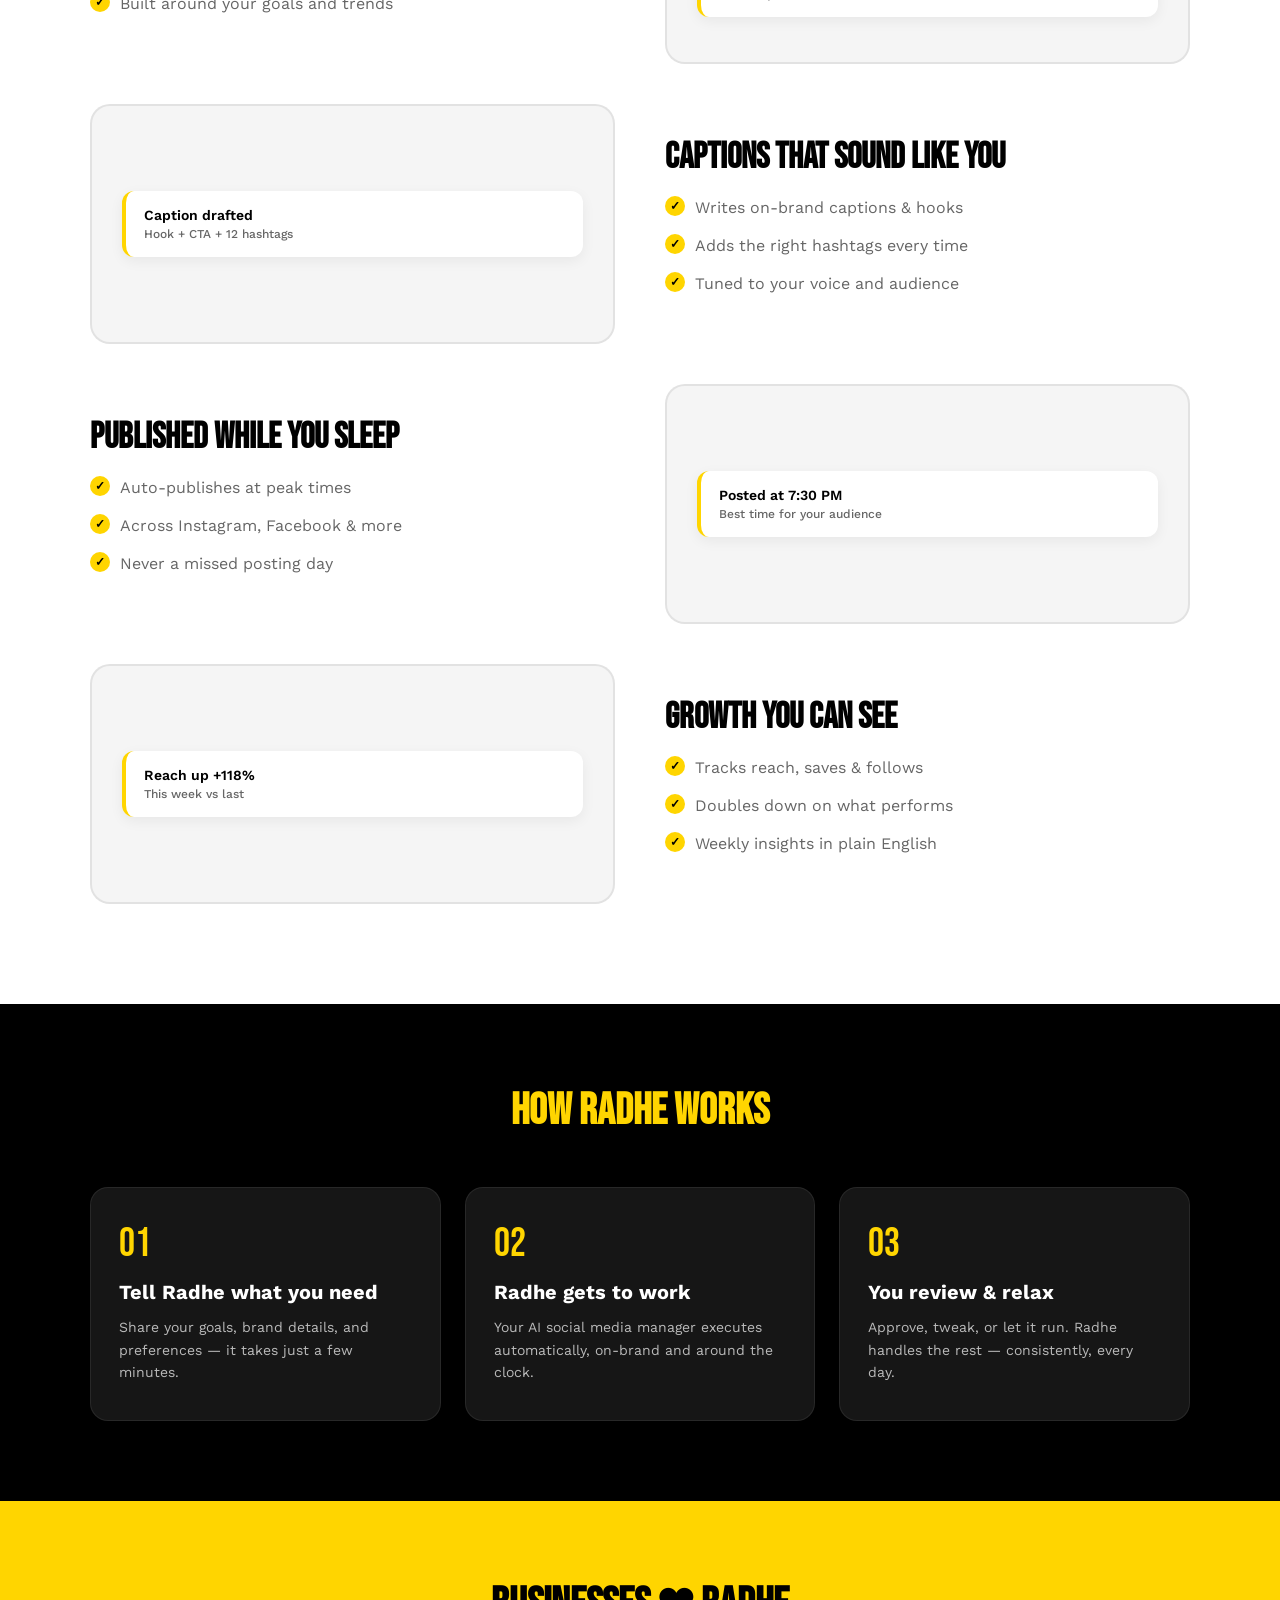
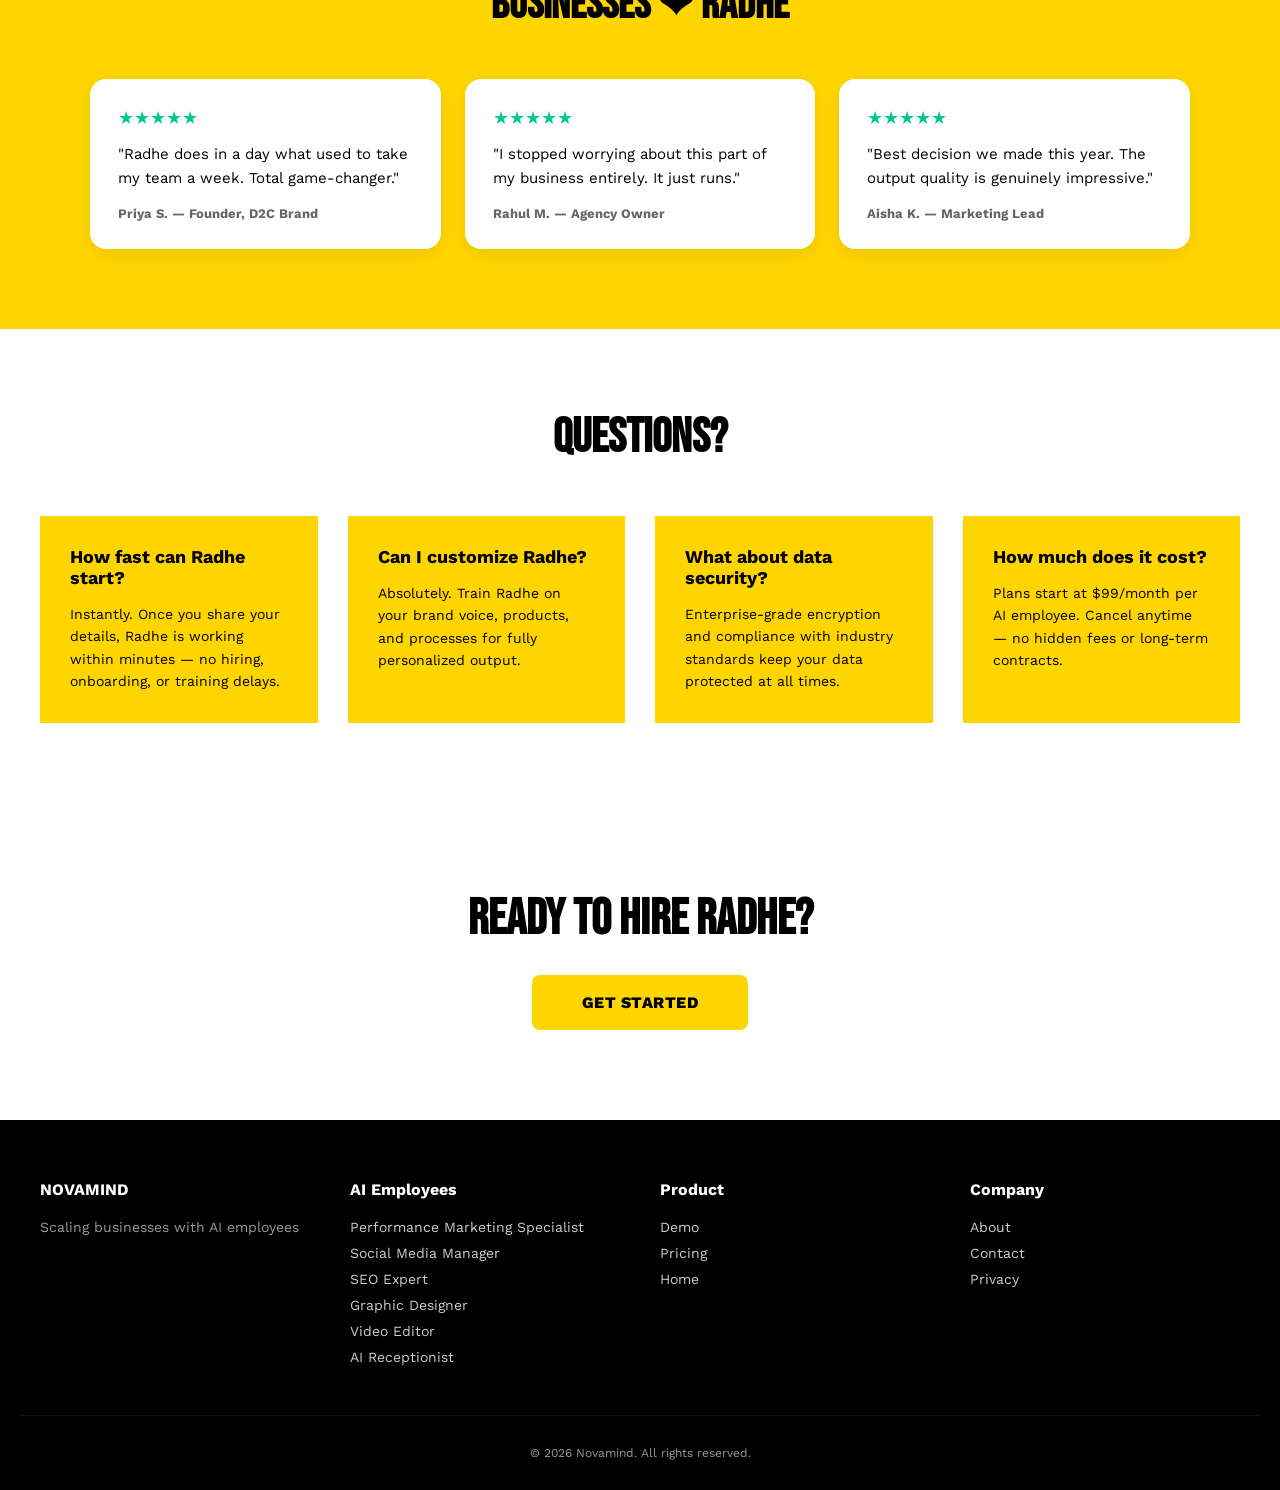
<file: social-media-manager.html>
<!DOCTYPE html>
<html lang="en">
<head>
    <meta charset="UTF-8">
    <meta name="viewport" content="width=device-width, initial-scale=1.0">
    <title>Radhe — Your AI Social Media Manager | Novamind</title>
    <link rel="icon" type="image/png" href="images/favicon.png">
    <link rel="apple-touch-icon" href="images/favicon.png">
    <link rel="stylesheet" href="css/style.css?v=20">
    <link rel="stylesheet" href="css/employee.css?v=1">
</head>
<body>
    <header class="header">
        <div class="header-content">
            <a href="index.html" class="logo"><img src="images/novamind-logo-nopad.png" alt="NOVAMIND"></a>
            <nav class="nav desktop-nav">
                <div class="nav-dropdown-wrapper">
                    <a href="index.html#ai-employees" class="dropdown">AI Employees ▾</a>
                    <div class="ai-dropdown-panel">
                        <div class="ai-dropdown-grid">
                            <a href="performance-marketing.html" class="ai-emp-item">
                                <div class="ai-emp-avatar" style="background: #FF6F00;">
                                    <img src="images/jaggu.jpeg" alt="JAGGU" onerror="this.style.display='none'">
                                </div>
                                <div class="ai-emp-info">
                                    <h4>Performance Marketing Specialist</h4>
                                    <span>JAGGU</span>
                                </div>
                            </a>
                            <a href="social-media-manager.html" class="ai-emp-item active">
                                <div class="ai-emp-avatar" style="background: #9C27B0;">
                                    <img src="images/radhe.jpeg" alt="RADHE" onerror="this.style.display='none'">
                                </div>
                                <div class="ai-emp-info">
                                    <h4>Social Media Manager</h4>
                                    <span>RADHE</span>
                                </div>
                            </a>
                            <a href="seo-expert.html" class="ai-emp-item">
                                <div class="ai-emp-avatar" style="background: #2962FF;">
                                    <img src="images/arjun.jpeg" alt="ARJUN" onerror="this.style.display='none'">
                                </div>
                                <div class="ai-emp-info">
                                    <h4>SEO Expert</h4>
                                    <span>ARJUN</span>
                                </div>
                            </a>
                            <a href="graphic-designer.html" class="ai-emp-item">
                                <div class="ai-emp-avatar" style="background: #00BCD4;">
                                    <img src="images/dayana.jpeg" alt="DAYANA" onerror="this.style.display='none'">
                                </div>
                                <div class="ai-emp-info">
                                    <h4>Graphic Designer</h4>
                                    <span>DAYANA</span>
                                </div>
                            </a>
                            <a href="video-editor.html" class="ai-emp-item">
                                <div class="ai-emp-avatar" style="background: #7C4DFF;">
                                    <img src="images/rukku.jpeg" alt="RUKKU" onerror="this.style.display='none'">
                                </div>
                                <div class="ai-emp-info">
                                    <h4>Video Editor</h4>
                                    <span>RUKKU</span>
                                </div>
                            </a>
                            <a href="ai-receptionist.html" class="ai-emp-item">
                                <div class="ai-emp-avatar" style="background: #E91E63;">
                                    <img src="images/dia.jpeg" alt="DIA" onerror="this.style.display='none'">
                                </div>
                                <div class="ai-emp-info">
                                    <h4>AI Receptionist</h4>
                                    <span>DIA</span>
                                </div>
                            </a>
                        </div>
                    </div>
                </div>
                <a href="index.html#demo">Demo</a>
                <a href="index.html#pricing">Pricing</a>
            </nav>
            <div class="nav-actions desktop-nav">
                <a href="get-started.html" class="get-started-btn">Get Started</a>
            </div>
            <button class="hamburger-menu" id="hamburgerMenu"><span></span><span></span><span></span></button>
        </div>
    </header>

    <div class="mobile-menu-overlay" id="mobileMenuOverlay">
        <div class="mobile-menu-header">
            <a href="index.html" class="logo"><img src="images/novamind-logo-nopad.png" alt="NOVAMIND"></a>
            <button class="close-menu" id="closeMenu">✕</button>
        </div>
        <div class="mobile-menu-content">
            <div class="mobile-menu-section">
                <h3>AI Employees</h3>
                <div class="mobile-menu-grid">
                    <a href="performance-marketing.html" class="mobile-menu-card">
                        <div class="menu-card-img" style="background: #FF6F00;"></div>
                        <h4>Performance Marketing Specialist</h4>
                        <p>Jaggu — your AI performance marketing specialist.</p>
                    </a>
                    <a href="social-media-manager.html" class="mobile-menu-card">
                        <div class="menu-card-img" style="background: #9C27B0;"></div>
                        <h4>Social Media Manager</h4>
                        <p>Radhe — your AI social media manager.</p>
                    </a>
                    <a href="seo-expert.html" class="mobile-menu-card">
                        <div class="menu-card-img" style="background: #2962FF;"></div>
                        <h4>SEO Expert</h4>
                        <p>Arjun — your AI seo expert.</p>
                    </a>
                    <a href="graphic-designer.html" class="mobile-menu-card">
                        <div class="menu-card-img" style="background: #00BCD4;"></div>
                        <h4>Graphic Designer</h4>
                        <p>Dayana — your AI graphic designer.</p>
                    </a>
                    <a href="video-editor.html" class="mobile-menu-card">
                        <div class="menu-card-img" style="background: #7C4DFF;"></div>
                        <h4>Video Editor</h4>
                        <p>Rukku — your AI video editor.</p>
                    </a>
                    <a href="ai-receptionist.html" class="mobile-menu-card">
                        <div class="menu-card-img" style="background: #E91E63;"></div>
                        <h4>AI Receptionist</h4>
                        <p>Dia — your AI ai receptionist.</p>
                    </a>
                </div>
            </div>
            <div class="mobile-menu-buttons">
                <a href="get-started.html" class="mobile-get-started-btn">GET STARTED</a>
            </div>
        </div>
    </div>

    <main class="emp-page">
        <!-- Hero -->
        <section class="emp-hero" style="background-color: #9C27B0;">
            <div class="emp-hero-inner">
                <div class="emp-hero-text">
                    <span class="emp-hero-tag">Meet your AI social media manager</span>
                    <h1>YOUR AI SOCIAL MEDIA MANAGER</h1>
                    <p class="emp-hero-desc">Radhe plans, creates, and publishes consistent content that keeps your brand active, relevant, and growing across every platform.</p>
                    <div class="emp-hero-cta">
                        <a href="get-started.html" class="emp-btn emp-btn-primary">GET STARTED</a>
                        <a href="index.html#demo" class="emp-btn emp-btn-secondary">SEE A DEMO</a>
                    </div>
                    <div class="emp-stats">
                        <div class="emp-stat"><div class="emp-stat-num">30+</div><div class="emp-stat-label">Posts / month</div></div>
                        <div class="emp-stat"><div class="emp-stat-num">5x</div><div class="emp-stat-label">More reach</div></div>
                        <div class="emp-stat"><div class="emp-stat-num">0</div><div class="emp-stat-label">Missed days</div></div>
                    </div>
                </div>
                <div class="emp-hero-media">
                    <img src="images/radhe.jpeg" alt="Radhe, AI Social Media Manager">
                </div>
            </div>
        </section>

        <!-- Familiar -->
        <section class="emp-familiar">
            <h2>DOES THIS SOUND FAMILIAR?</h2>
            <blockquote>Your socials go <span>quiet for weeks</span> because there’s never time to post consistently.</blockquote>
        </section>

        <!-- Meet -->
        <section class="emp-meet">
            <img src="images/radhe.jpeg" alt="Radhe" class="emp-meet-avatar">
            <h2>MEET RADHE</h2>
            <p>Radhe runs your social presence end to end — content calendar, captions, hashtags, and scheduling — so your brand shows up every single day without you lifting a finger.</p>
        </section>

        <!-- Features -->
        <section class="emp-features">
        <div class="emp-feature">
            <div class="emp-feature-text">
                <h3>A FULL CONTENT CALENDAR, DONE</h3>
                <ul>
                    <li>Plans a month of posts in minutes</li>
                    <li>Mixes reels, carousels & stories</li>
                    <li>Built around your goals and trends</li>
                </ul>
            </div>
            <div class="emp-feature-visual">
                <div class="emp-mock-row">March calendar ready<small>32 posts scheduled</small></div>
                <div class="emp-mock-row">Trending audio added<small>3 reels queued</small></div>
            </div>
        </div>
        <div class="emp-feature">
            <div class="emp-feature-text">
                <h3>CAPTIONS THAT SOUND LIKE YOU</h3>
                <ul>
                    <li>Writes on-brand captions & hooks</li>
                    <li>Adds the right hashtags every time</li>
                    <li>Tuned to your voice and audience</li>
                </ul>
            </div>
            <div class="emp-feature-visual">
                <div class="emp-mock-row">Caption drafted<small>Hook + CTA + 12 hashtags</small></div>
            </div>
        </div>
        <div class="emp-feature">
            <div class="emp-feature-text">
                <h3>PUBLISHED WHILE YOU SLEEP</h3>
                <ul>
                    <li>Auto-publishes at peak times</li>
                    <li>Across Instagram, Facebook & more</li>
                    <li>Never a missed posting day</li>
                </ul>
            </div>
            <div class="emp-feature-visual">
                <div class="emp-mock-row">Posted at 7:30 PM<small>Best time for your audience</small></div>
            </div>
        </div>
        <div class="emp-feature">
            <div class="emp-feature-text">
                <h3>GROWTH YOU CAN SEE</h3>
                <ul>
                    <li>Tracks reach, saves & follows</li>
                    <li>Doubles down on what performs</li>
                    <li>Weekly insights in plain English</li>
                </ul>
            </div>
            <div class="emp-feature-visual">
                <div class="emp-mock-row">Reach up +118%<small>This week vs last</small></div>
            </div>
        </div>
        </section>

        <!-- How it works -->
        <section class="emp-how">
            <h2>HOW RADHE WORKS</h2>
            <div class="emp-how-grid">
            <div class="emp-step">
                <div class="emp-step-num">01</div>
                <h4>Tell Radhe what you need</h4>
                <p>Share your goals, brand details, and preferences — it takes just a few minutes.</p>
            </div>
            <div class="emp-step">
                <div class="emp-step-num">02</div>
                <h4>Radhe gets to work</h4>
                <p>Your AI social media manager executes automatically, on-brand and around the clock.</p>
            </div>
            <div class="emp-step">
                <div class="emp-step-num">03</div>
                <h4>You review & relax</h4>
                <p>Approve, tweak, or let it run. Radhe handles the rest — consistently, every day.</p>
            </div>
            </div>
        </section>

        <!-- Reviews -->
        <section class="emp-reviews">
            <h2>BUSINESSES ❤ RADHE</h2>
            <div class="emp-reviews-grid">
            <div class="emp-review">
                <div class="emp-review-stars">★★★★★</div>
                <p>"Radhe does in a day what used to take my team a week. Total game-changer."</p>
                <div class="emp-review-author">Priya S. — Founder, D2C Brand</div>
            </div>
            <div class="emp-review">
                <div class="emp-review-stars">★★★★★</div>
                <p>"I stopped worrying about this part of my business entirely. It just runs."</p>
                <div class="emp-review-author">Rahul M. — Agency Owner</div>
            </div>
            <div class="emp-review">
                <div class="emp-review-stars">★★★★★</div>
                <p>"Best decision we made this year. The output quality is genuinely impressive."</p>
                <div class="emp-review-author">Aisha K. — Marketing Lead</div>
            </div>
            </div>
        </section>

        <!-- FAQ -->
        <section class="questions-section">
            <h2>QUESTIONS?</h2>
            <div class="questions-grid">
            <div class="question-card">
                <h3>How fast can Radhe start?</h3>
                <p>Instantly. Once you share your details, Radhe is working within minutes — no hiring, onboarding, or training delays.</p>
            </div>
            <div class="question-card">
                <h3>Can I customize Radhe?</h3>
                <p>Absolutely. Train Radhe on your brand voice, products, and processes for fully personalized output.</p>
            </div>
            <div class="question-card">
                <h3>What about data security?</h3>
                <p>Enterprise-grade encryption and compliance with industry standards keep your data protected at all times.</p>
            </div>
            <div class="question-card">
                <h3>How much does it cost?</h3>
                <p>Plans start at $99/month per AI employee. Cancel anytime — no hidden fees or long-term contracts.</p>
            </div>
            </div>
        </section>

        <!-- Bottom CTA -->
        <section class="emp-bottom">
            <h2>READY TO HIRE RADHE?</h2>
            <a href="get-started.html" class="cta-button">GET STARTED</a>
        </section>
    </main>

    <footer>
        <div class="footer-content">
            <div class="footer-column">
                <h4>NOVAMIND</h4>
                <p class="footer-desc">Scaling businesses with AI employees</p>
            </div>
            <div class="footer-column">
                <h4>AI Employees</h4>
                <a href="performance-marketing.html">Performance Marketing Specialist</a>
                <a href="social-media-manager.html">Social Media Manager</a>
                <a href="seo-expert.html">SEO Expert</a>
                <a href="graphic-designer.html">Graphic Designer</a>
                <a href="video-editor.html">Video Editor</a>
                <a href="ai-receptionist.html">AI Receptionist</a>
            </div>
            <div class="footer-column">
                <h4>Product</h4>
                <a href="index.html#demo">Demo</a>
                <a href="index.html#pricing">Pricing</a>
                <a href="index.html">Home</a>
            </div>
            <div class="footer-column">
                <h4>Company</h4>
                <a href="#">About</a>
                <a href="#">Contact</a>
                <a href="#">Privacy</a>
            </div>
        </div>
        <div class="footer-bottom">© 2026 Novamind. All rights reserved.</div>
    </footer>

    <div class="floating-contact">
        <a href="https://wa.me/918660783482?text=Hi%20Novamind%2C%20I'd%20like%20to%20know%20more%20about%20your%20AI%20employees." class="float-btn float-whatsapp" target="_blank" rel="noopener" aria-label="Chat on WhatsApp">
            <svg viewBox="0 0 24 24" fill="currentColor"><path d="M.057 24l1.687-6.163a11.867 11.867 0 0 1-1.587-5.946C.16 5.335 5.495 0 12.05 0a11.82 11.82 0 0 1 8.413 3.488 11.82 11.82 0 0 1 3.48 8.414c-.003 6.557-5.338 11.892-11.893 11.892a11.9 11.9 0 0 1-5.688-1.448L.057 24zm6.597-3.807c1.676.995 3.276 1.591 5.392 1.592 5.448 0 9.886-4.434 9.889-9.885.002-5.462-4.415-9.89-9.881-9.892-5.452 0-9.887 4.434-9.889 9.884a9.86 9.86 0 0 0 1.51 5.26l-.999 3.648 3.978-1.607zm11.387-5.464c-.074-.124-.272-.198-.57-.347-.297-.149-1.758-.868-2.031-.967-.272-.099-.47-.149-.669.149-.198.297-.768.967-.941 1.165-.173.198-.347.223-.644.074-.297-.149-1.255-.462-2.39-1.475-.883-.788-1.48-1.761-1.653-2.059-.173-.297-.018-.458.13-.606.134-.133.297-.347.446-.521.151-.172.2-.296.3-.495.099-.198.05-.372-.025-.521-.075-.148-.669-1.611-.916-2.206-.242-.579-.487-.5-.669-.51l-.57-.01c-.198 0-.52.074-.792.372s-1.04 1.016-1.04 2.479 1.065 2.876 1.213 3.074c.149.198 2.095 3.2 5.076 4.487.709.306 1.263.489 1.694.626.712.226 1.36.194 1.872.118.571-.085 1.758-.719 2.006-1.413.247-.694.247-1.289.173-1.413z"/></svg>
        </a>
        <a href="tel:+918660783482" class="float-btn float-call" aria-label="Call us">
            <svg viewBox="0 0 24 24" fill="currentColor"><path d="M6.62 10.79c1.44 2.83 3.76 5.14 6.59 6.59l2.2-2.2c.27-.27.67-.36 1.02-.24 1.12.37 2.33.57 3.57.57.55 0 1 .45 1 1V20c0 .55-.45 1-1 1-9.39 0-17-7.61-17-17 0-.55.45-1 1-1h3.5c.55 0 1 .45 1 1 0 1.25.2 2.45.57 3.57.11.35.03.74-.25 1.02l-2.2 2.2z"/></svg>
        </a>
    </div>

    <script src="js/script.js?v=3"></script>
</body>
</html>
</file>
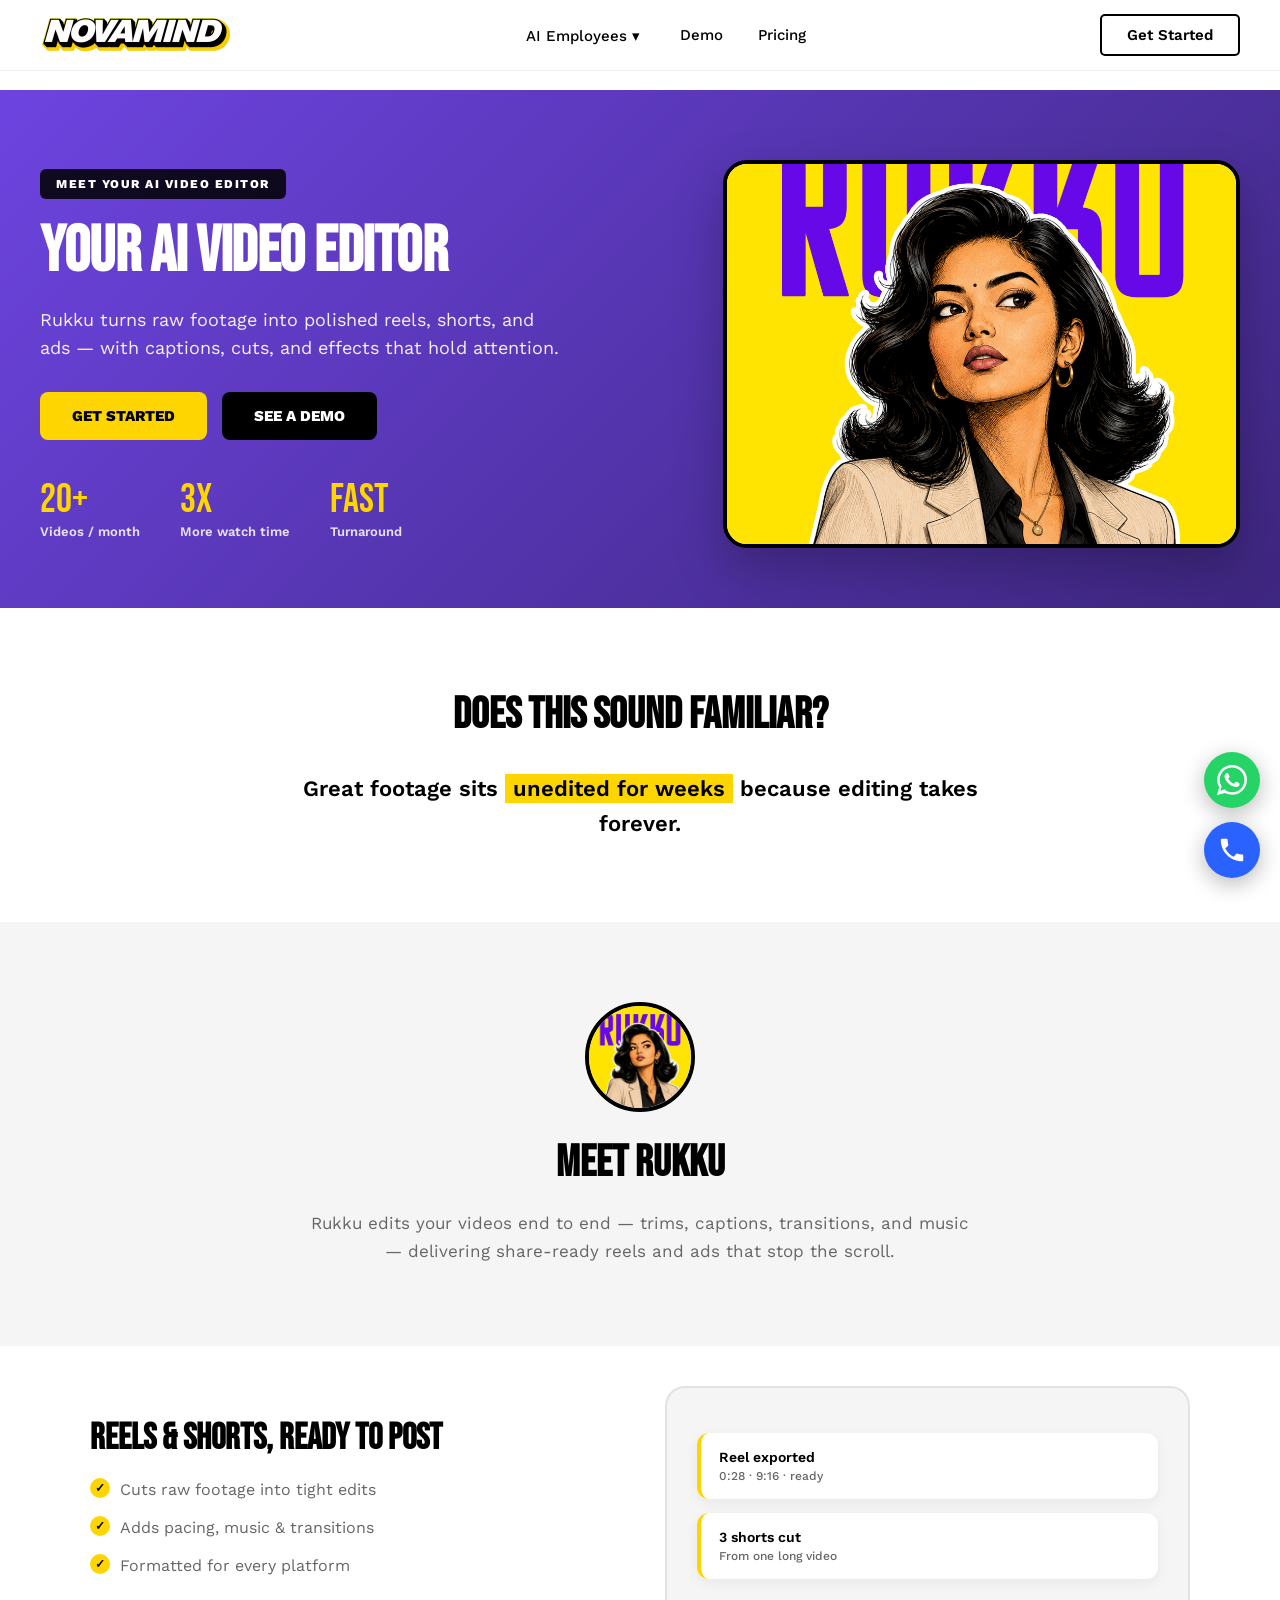
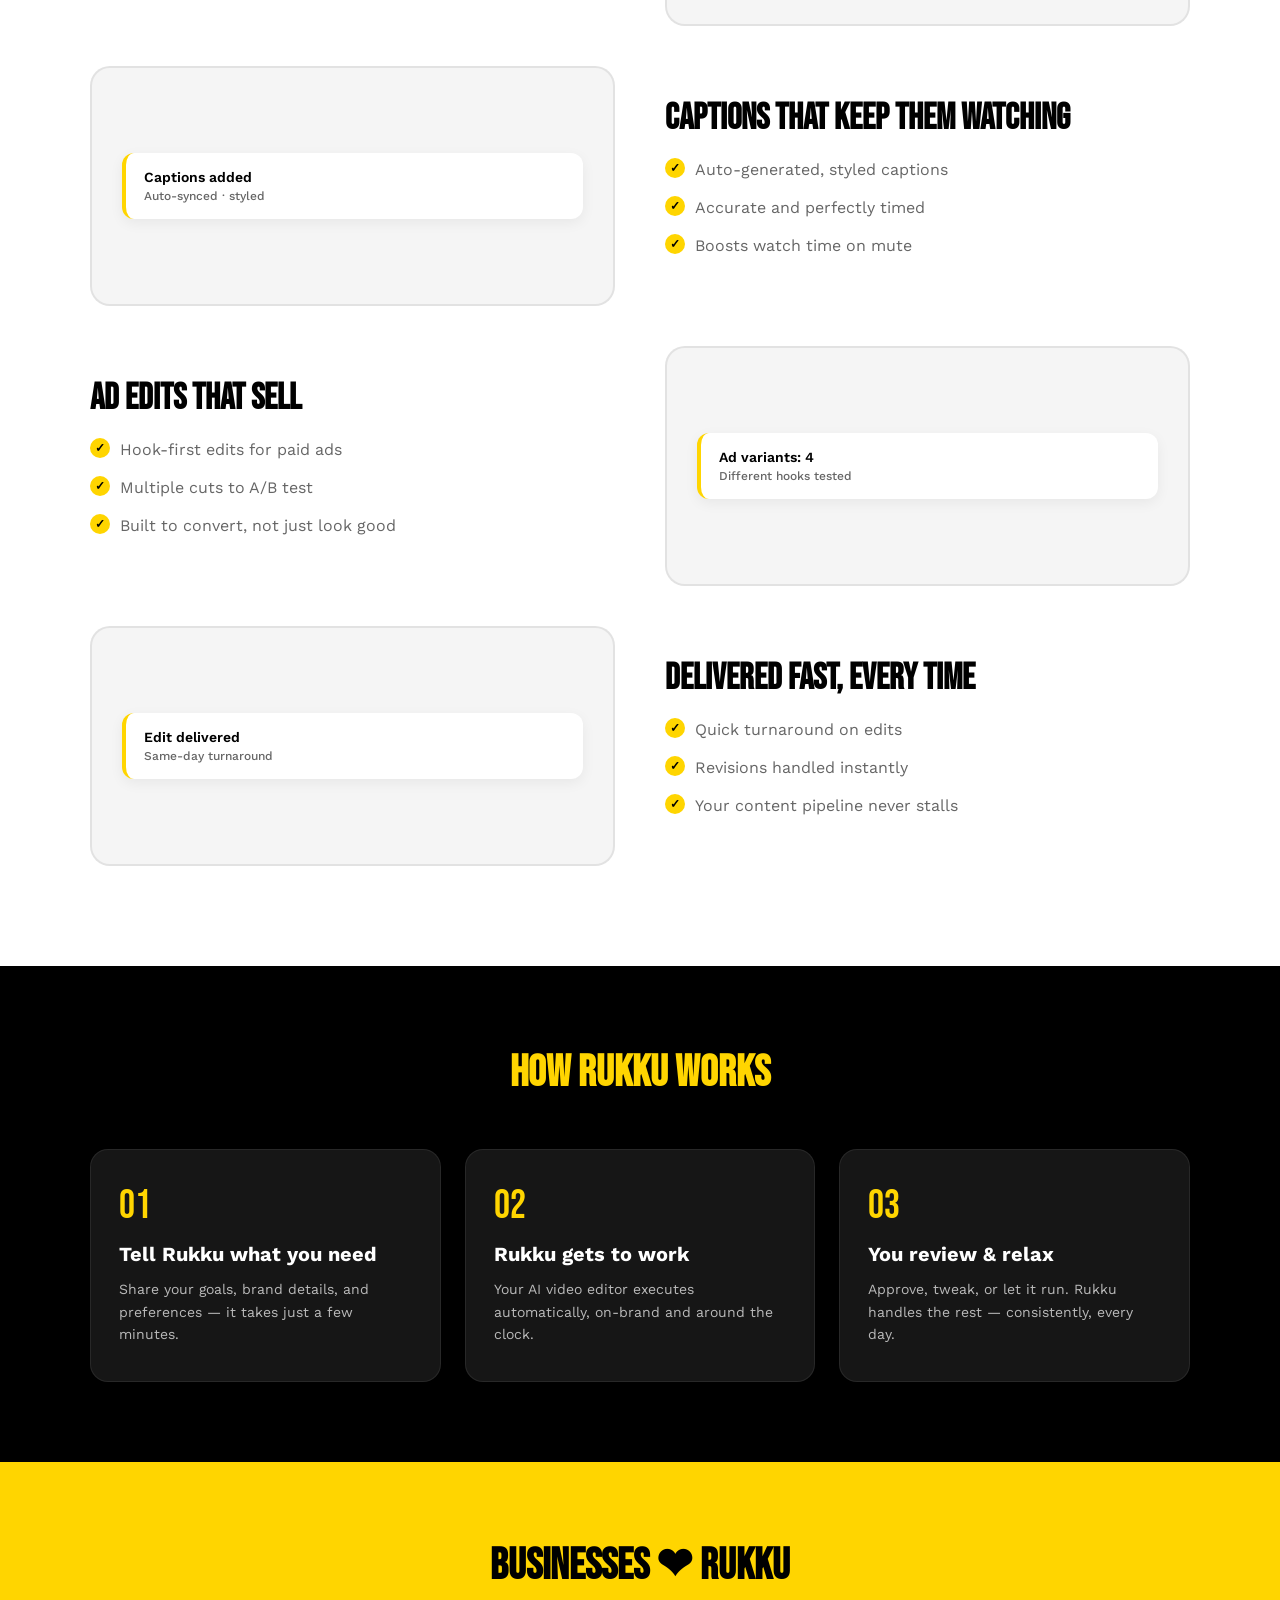
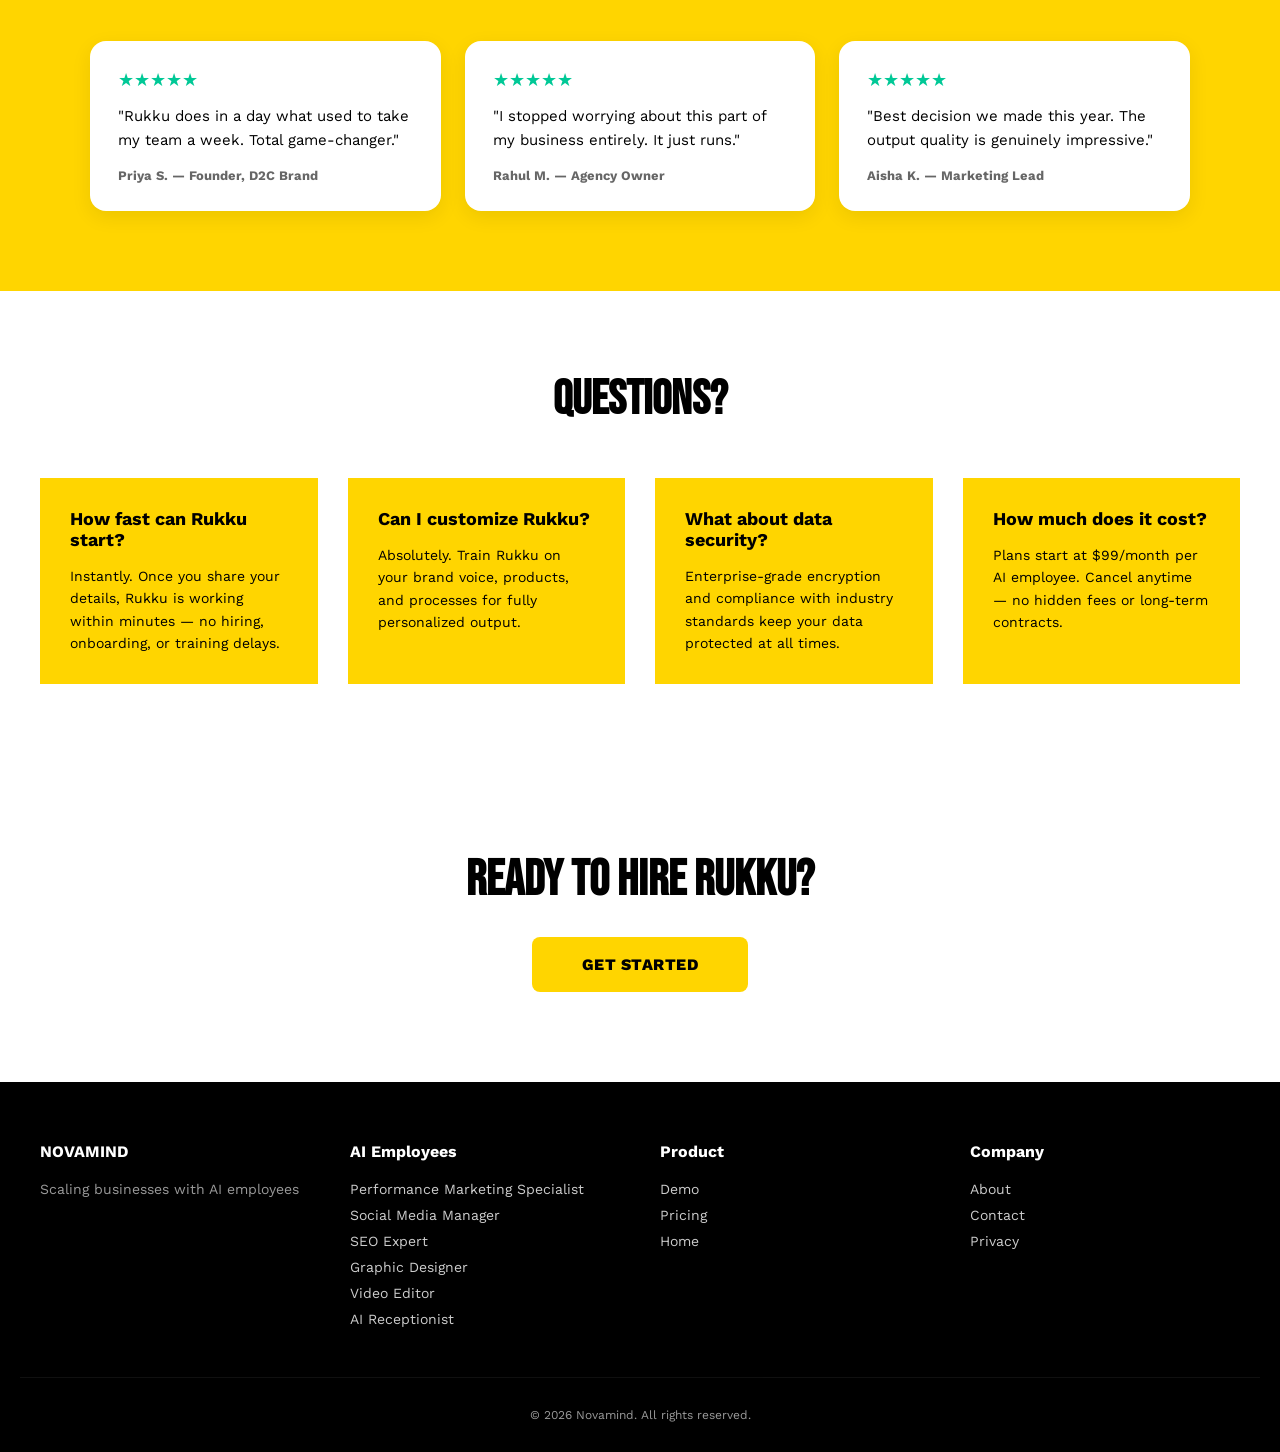
<file: video-editor.html>
<!DOCTYPE html>
<html lang="en">
<head>
    <meta charset="UTF-8">
    <meta name="viewport" content="width=device-width, initial-scale=1.0">
    <title>Rukku — Your AI Video Editor | Novamind</title>
    <link rel="icon" type="image/png" href="images/favicon.png">
    <link rel="apple-touch-icon" href="images/favicon.png">
    <link rel="stylesheet" href="css/style.css?v=20">
    <link rel="stylesheet" href="css/employee.css?v=1">
</head>
<body>
    <header class="header">
        <div class="header-content">
            <a href="index.html" class="logo"><img src="images/novamind-logo-nopad.png" alt="NOVAMIND"></a>
            <nav class="nav desktop-nav">
                <div class="nav-dropdown-wrapper">
                    <a href="index.html#ai-employees" class="dropdown">AI Employees ▾</a>
                    <div class="ai-dropdown-panel">
                        <div class="ai-dropdown-grid">
                            <a href="performance-marketing.html" class="ai-emp-item">
                                <div class="ai-emp-avatar" style="background: #FF6F00;">
                                    <img src="images/jaggu.jpeg" alt="JAGGU" onerror="this.style.display='none'">
                                </div>
                                <div class="ai-emp-info">
                                    <h4>Performance Marketing Specialist</h4>
                                    <span>JAGGU</span>
                                </div>
                            </a>
                            <a href="social-media-manager.html" class="ai-emp-item">
                                <div class="ai-emp-avatar" style="background: #9C27B0;">
                                    <img src="images/radhe.jpeg" alt="RADHE" onerror="this.style.display='none'">
                                </div>
                                <div class="ai-emp-info">
                                    <h4>Social Media Manager</h4>
                                    <span>RADHE</span>
                                </div>
                            </a>
                            <a href="seo-expert.html" class="ai-emp-item">
                                <div class="ai-emp-avatar" style="background: #2962FF;">
                                    <img src="images/arjun.jpeg" alt="ARJUN" onerror="this.style.display='none'">
                                </div>
                                <div class="ai-emp-info">
                                    <h4>SEO Expert</h4>
                                    <span>ARJUN</span>
                                </div>
                            </a>
                            <a href="graphic-designer.html" class="ai-emp-item">
                                <div class="ai-emp-avatar" style="background: #00BCD4;">
                                    <img src="images/dayana.jpeg" alt="DAYANA" onerror="this.style.display='none'">
                                </div>
                                <div class="ai-emp-info">
                                    <h4>Graphic Designer</h4>
                                    <span>DAYANA</span>
                                </div>
                            </a>
                            <a href="video-editor.html" class="ai-emp-item active">
                                <div class="ai-emp-avatar" style="background: #7C4DFF;">
                                    <img src="images/rukku.jpeg" alt="RUKKU" onerror="this.style.display='none'">
                                </div>
                                <div class="ai-emp-info">
                                    <h4>Video Editor</h4>
                                    <span>RUKKU</span>
                                </div>
                            </a>
                            <a href="ai-receptionist.html" class="ai-emp-item">
                                <div class="ai-emp-avatar" style="background: #E91E63;">
                                    <img src="images/dia.jpeg" alt="DIA" onerror="this.style.display='none'">
                                </div>
                                <div class="ai-emp-info">
                                    <h4>AI Receptionist</h4>
                                    <span>DIA</span>
                                </div>
                            </a>
                        </div>
                    </div>
                </div>
                <a href="index.html#demo">Demo</a>
                <a href="index.html#pricing">Pricing</a>
            </nav>
            <div class="nav-actions desktop-nav">
                <a href="get-started.html" class="get-started-btn">Get Started</a>
            </div>
            <button class="hamburger-menu" id="hamburgerMenu"><span></span><span></span><span></span></button>
        </div>
    </header>

    <div class="mobile-menu-overlay" id="mobileMenuOverlay">
        <div class="mobile-menu-header">
            <a href="index.html" class="logo"><img src="images/novamind-logo-nopad.png" alt="NOVAMIND"></a>
            <button class="close-menu" id="closeMenu">✕</button>
        </div>
        <div class="mobile-menu-content">
            <div class="mobile-menu-section">
                <h3>AI Employees</h3>
                <div class="mobile-menu-grid">
                    <a href="performance-marketing.html" class="mobile-menu-card">
                        <div class="menu-card-img" style="background: #FF6F00;"></div>
                        <h4>Performance Marketing Specialist</h4>
                        <p>Jaggu — your AI performance marketing specialist.</p>
                    </a>
                    <a href="social-media-manager.html" class="mobile-menu-card">
                        <div class="menu-card-img" style="background: #9C27B0;"></div>
                        <h4>Social Media Manager</h4>
                        <p>Radhe — your AI social media manager.</p>
                    </a>
                    <a href="seo-expert.html" class="mobile-menu-card">
                        <div class="menu-card-img" style="background: #2962FF;"></div>
                        <h4>SEO Expert</h4>
                        <p>Arjun — your AI seo expert.</p>
                    </a>
                    <a href="graphic-designer.html" class="mobile-menu-card">
                        <div class="menu-card-img" style="background: #00BCD4;"></div>
                        <h4>Graphic Designer</h4>
                        <p>Dayana — your AI graphic designer.</p>
                    </a>
                    <a href="video-editor.html" class="mobile-menu-card">
                        <div class="menu-card-img" style="background: #7C4DFF;"></div>
                        <h4>Video Editor</h4>
                        <p>Rukku — your AI video editor.</p>
                    </a>
                    <a href="ai-receptionist.html" class="mobile-menu-card">
                        <div class="menu-card-img" style="background: #E91E63;"></div>
                        <h4>AI Receptionist</h4>
                        <p>Dia — your AI ai receptionist.</p>
                    </a>
                </div>
            </div>
            <div class="mobile-menu-buttons">
                <a href="get-started.html" class="mobile-get-started-btn">GET STARTED</a>
            </div>
        </div>
    </div>

    <main class="emp-page">
        <!-- Hero -->
        <section class="emp-hero" style="background-color: #7C4DFF;">
            <div class="emp-hero-inner">
                <div class="emp-hero-text">
                    <span class="emp-hero-tag">Meet your AI video editor</span>
                    <h1>YOUR AI VIDEO EDITOR</h1>
                    <p class="emp-hero-desc">Rukku turns raw footage into polished reels, shorts, and ads — with captions, cuts, and effects that hold attention.</p>
                    <div class="emp-hero-cta">
                        <a href="get-started.html" class="emp-btn emp-btn-primary">GET STARTED</a>
                        <a href="index.html#demo" class="emp-btn emp-btn-secondary">SEE A DEMO</a>
                    </div>
                    <div class="emp-stats">
                        <div class="emp-stat"><div class="emp-stat-num">20+</div><div class="emp-stat-label">Videos / month</div></div>
                        <div class="emp-stat"><div class="emp-stat-num">3x</div><div class="emp-stat-label">More watch time</div></div>
                        <div class="emp-stat"><div class="emp-stat-num">Fast</div><div class="emp-stat-label">Turnaround</div></div>
                    </div>
                </div>
                <div class="emp-hero-media">
                    <img src="images/rukku.jpeg" alt="Rukku, AI Video Editor">
                </div>
            </div>
        </section>

        <!-- Familiar -->
        <section class="emp-familiar">
            <h2>DOES THIS SOUND FAMILIAR?</h2>
            <blockquote>Great footage sits <span>unedited for weeks</span> because editing takes forever.</blockquote>
        </section>

        <!-- Meet -->
        <section class="emp-meet">
            <img src="images/rukku.jpeg" alt="Rukku" class="emp-meet-avatar">
            <h2>MEET RUKKU</h2>
            <p>Rukku edits your videos end to end — trims, captions, transitions, and music — delivering share-ready reels and ads that stop the scroll.</p>
        </section>

        <!-- Features -->
        <section class="emp-features">
        <div class="emp-feature">
            <div class="emp-feature-text">
                <h3>REELS & SHORTS, READY TO POST</h3>
                <ul>
                    <li>Cuts raw footage into tight edits</li>
                    <li>Adds pacing, music & transitions</li>
                    <li>Formatted for every platform</li>
                </ul>
            </div>
            <div class="emp-feature-visual">
                <div class="emp-mock-row">Reel exported<small>0:28 · 9:16 · ready</small></div>
                <div class="emp-mock-row">3 shorts cut<small>From one long video</small></div>
            </div>
        </div>
        <div class="emp-feature">
            <div class="emp-feature-text">
                <h3>CAPTIONS THAT KEEP THEM WATCHING</h3>
                <ul>
                    <li>Auto-generated, styled captions</li>
                    <li>Accurate and perfectly timed</li>
                    <li>Boosts watch time on mute</li>
                </ul>
            </div>
            <div class="emp-feature-visual">
                <div class="emp-mock-row">Captions added<small>Auto-synced · styled</small></div>
            </div>
        </div>
        <div class="emp-feature">
            <div class="emp-feature-text">
                <h3>AD EDITS THAT SELL</h3>
                <ul>
                    <li>Hook-first edits for paid ads</li>
                    <li>Multiple cuts to A/B test</li>
                    <li>Built to convert, not just look good</li>
                </ul>
            </div>
            <div class="emp-feature-visual">
                <div class="emp-mock-row">Ad variants: 4<small>Different hooks tested</small></div>
            </div>
        </div>
        <div class="emp-feature">
            <div class="emp-feature-text">
                <h3>DELIVERED FAST, EVERY TIME</h3>
                <ul>
                    <li>Quick turnaround on edits</li>
                    <li>Revisions handled instantly</li>
                    <li>Your content pipeline never stalls</li>
                </ul>
            </div>
            <div class="emp-feature-visual">
                <div class="emp-mock-row">Edit delivered<small>Same-day turnaround</small></div>
            </div>
        </div>
        </section>

        <!-- How it works -->
        <section class="emp-how">
            <h2>HOW RUKKU WORKS</h2>
            <div class="emp-how-grid">
            <div class="emp-step">
                <div class="emp-step-num">01</div>
                <h4>Tell Rukku what you need</h4>
                <p>Share your goals, brand details, and preferences — it takes just a few minutes.</p>
            </div>
            <div class="emp-step">
                <div class="emp-step-num">02</div>
                <h4>Rukku gets to work</h4>
                <p>Your AI video editor executes automatically, on-brand and around the clock.</p>
            </div>
            <div class="emp-step">
                <div class="emp-step-num">03</div>
                <h4>You review & relax</h4>
                <p>Approve, tweak, or let it run. Rukku handles the rest — consistently, every day.</p>
            </div>
            </div>
        </section>

        <!-- Reviews -->
        <section class="emp-reviews">
            <h2>BUSINESSES ❤ RUKKU</h2>
            <div class="emp-reviews-grid">
            <div class="emp-review">
                <div class="emp-review-stars">★★★★★</div>
                <p>"Rukku does in a day what used to take my team a week. Total game-changer."</p>
                <div class="emp-review-author">Priya S. — Founder, D2C Brand</div>
            </div>
            <div class="emp-review">
                <div class="emp-review-stars">★★★★★</div>
                <p>"I stopped worrying about this part of my business entirely. It just runs."</p>
                <div class="emp-review-author">Rahul M. — Agency Owner</div>
            </div>
            <div class="emp-review">
                <div class="emp-review-stars">★★★★★</div>
                <p>"Best decision we made this year. The output quality is genuinely impressive."</p>
                <div class="emp-review-author">Aisha K. — Marketing Lead</div>
            </div>
            </div>
        </section>

        <!-- FAQ -->
        <section class="questions-section">
            <h2>QUESTIONS?</h2>
            <div class="questions-grid">
            <div class="question-card">
                <h3>How fast can Rukku start?</h3>
                <p>Instantly. Once you share your details, Rukku is working within minutes — no hiring, onboarding, or training delays.</p>
            </div>
            <div class="question-card">
                <h3>Can I customize Rukku?</h3>
                <p>Absolutely. Train Rukku on your brand voice, products, and processes for fully personalized output.</p>
            </div>
            <div class="question-card">
                <h3>What about data security?</h3>
                <p>Enterprise-grade encryption and compliance with industry standards keep your data protected at all times.</p>
            </div>
            <div class="question-card">
                <h3>How much does it cost?</h3>
                <p>Plans start at $99/month per AI employee. Cancel anytime — no hidden fees or long-term contracts.</p>
            </div>
            </div>
        </section>

        <!-- Bottom CTA -->
        <section class="emp-bottom">
            <h2>READY TO HIRE RUKKU?</h2>
            <a href="get-started.html" class="cta-button">GET STARTED</a>
        </section>
    </main>

    <footer>
        <div class="footer-content">
            <div class="footer-column">
                <h4>NOVAMIND</h4>
                <p class="footer-desc">Scaling businesses with AI employees</p>
            </div>
            <div class="footer-column">
                <h4>AI Employees</h4>
                <a href="performance-marketing.html">Performance Marketing Specialist</a>
                <a href="social-media-manager.html">Social Media Manager</a>
                <a href="seo-expert.html">SEO Expert</a>
                <a href="graphic-designer.html">Graphic Designer</a>
                <a href="video-editor.html">Video Editor</a>
                <a href="ai-receptionist.html">AI Receptionist</a>
            </div>
            <div class="footer-column">
                <h4>Product</h4>
                <a href="index.html#demo">Demo</a>
                <a href="index.html#pricing">Pricing</a>
                <a href="index.html">Home</a>
            </div>
            <div class="footer-column">
                <h4>Company</h4>
                <a href="#">About</a>
                <a href="#">Contact</a>
                <a href="#">Privacy</a>
            </div>
        </div>
        <div class="footer-bottom">© 2026 Novamind. All rights reserved.</div>
    </footer>

    <div class="floating-contact">
        <a href="https://wa.me/918660783482?text=Hi%20Novamind%2C%20I'd%20like%20to%20know%20more%20about%20your%20AI%20employees." class="float-btn float-whatsapp" target="_blank" rel="noopener" aria-label="Chat on WhatsApp">
            <svg viewBox="0 0 24 24" fill="currentColor"><path d="M.057 24l1.687-6.163a11.867 11.867 0 0 1-1.587-5.946C.16 5.335 5.495 0 12.05 0a11.82 11.82 0 0 1 8.413 3.488 11.82 11.82 0 0 1 3.48 8.414c-.003 6.557-5.338 11.892-11.893 11.892a11.9 11.9 0 0 1-5.688-1.448L.057 24zm6.597-3.807c1.676.995 3.276 1.591 5.392 1.592 5.448 0 9.886-4.434 9.889-9.885.002-5.462-4.415-9.89-9.881-9.892-5.452 0-9.887 4.434-9.889 9.884a9.86 9.86 0 0 0 1.51 5.26l-.999 3.648 3.978-1.607zm11.387-5.464c-.074-.124-.272-.198-.57-.347-.297-.149-1.758-.868-2.031-.967-.272-.099-.47-.149-.669.149-.198.297-.768.967-.941 1.165-.173.198-.347.223-.644.074-.297-.149-1.255-.462-2.39-1.475-.883-.788-1.48-1.761-1.653-2.059-.173-.297-.018-.458.13-.606.134-.133.297-.347.446-.521.151-.172.2-.296.3-.495.099-.198.05-.372-.025-.521-.075-.148-.669-1.611-.916-2.206-.242-.579-.487-.5-.669-.51l-.57-.01c-.198 0-.52.074-.792.372s-1.04 1.016-1.04 2.479 1.065 2.876 1.213 3.074c.149.198 2.095 3.2 5.076 4.487.709.306 1.263.489 1.694.626.712.226 1.36.194 1.872.118.571-.085 1.758-.719 2.006-1.413.247-.694.247-1.289.173-1.413z"/></svg>
        </a>
        <a href="tel:+918660783482" class="float-btn float-call" aria-label="Call us">
            <svg viewBox="0 0 24 24" fill="currentColor"><path d="M6.62 10.79c1.44 2.83 3.76 5.14 6.59 6.59l2.2-2.2c.27-.27.67-.36 1.02-.24 1.12.37 2.33.57 3.57.57.55 0 1 .45 1 1V20c0 .55-.45 1-1 1-9.39 0-17-7.61-17-17 0-.55.45-1 1-1h3.5c.55 0 1 .45 1 1 0 1.25.2 2.45.57 3.57.11.35.03.74-.25 1.02l-2.2 2.2z"/></svg>
        </a>
    </div>

    <script src="js/script.js?v=3"></script>
</body>
</html>
</file>
<file: css/style.css>
/* Google Fonts */
@import url('https://fonts.googleapis.com/css2?family=Bebas+Neue&family=Work+Sans:wght@400;500;600;700;800;900&display=swap');

/* CSS Variables */
:root {
    --yellow: #FFD500;
    --black: #000000;
    --white: #FFFFFF;
    --gray: #666666;
    --light-gray: #f5f5f5;
}

/* Reset & Base Styles */
* {
    margin: 0;
    padding: 0;
    box-sizing: border-box;
}

body {
    font-family: 'Work Sans', sans-serif;
    overflow-x: hidden;
    scroll-behavior: smooth;
    background: var(--white);
}

/* Fixed Header - White Background */
.header {
    position: fixed;
    top: 0;
    left: 0;
    width: 100%;
    padding: 14px 0;
    background: rgba(255, 255, 255, 0.95);
    backdrop-filter: blur(10px);
    -webkit-backdrop-filter: blur(10px);
    z-index: 1000;
    transition: all 0.3s ease;
    border-bottom: 1px solid rgba(0, 0, 0, 0.05);
}

.header.scrolled {
    background: rgba(255, 255, 255, 0.98);
    box-shadow: 0 2px 10px rgba(0, 0, 0, 0.05);
}

.header-content {
    max-width: 1400px;
    margin: 0 auto;
    display: flex;
    justify-content: space-between;
    align-items: center;
    padding: 0 40px;
}

.logo {
    color: var(--black);
    font-size: 24px;
    font-weight: 900;
    letter-spacing: -0.5px;
    font-style: italic;
    display: inline-flex;
    align-items: center;
}

.logo img {
    height: 38px;
    width: auto;
    display: block;
}

.nav {
    display: flex;
    gap: 35px;
    align-items: center;
}

.nav a {
    color: var(--black);
    text-decoration: none;
    font-size: 15px;
    font-weight: 500;
    transition: opacity 0.3s ease;
    position: relative;
}

.nav a:hover {
    opacity: 0.6;
}

.dropdown::after {
    content: '';
    margin-left: 5px;
}

/* AI Employees Dropdown Panel */
.nav-dropdown-wrapper {
    position: relative;
}

.ai-dropdown-panel {
    position: absolute;
    top: calc(100% + 22px);
    left: -20px;
    width: 720px;
    max-width: 92vw;
    background: var(--white);
    border: 4px solid var(--black);
    border-radius: 24px;
    box-shadow: 0 20px 60px rgba(0, 0, 0, 0.18);
    padding: 30px;
    opacity: 0;
    visibility: hidden;
    transform: translateY(10px);
    transition: opacity 0.25s ease, transform 0.25s ease, visibility 0.25s ease;
    z-index: 1500;
}

.nav-dropdown-wrapper:hover .ai-dropdown-panel {
    opacity: 1;
    visibility: visible;
    transform: translateY(0);
}

/* Invisible bridge so hover doesn't break between link and panel */
.ai-dropdown-panel::before {
    content: '';
    position: absolute;
    top: -30px;
    left: 0;
    width: 100%;
    height: 30px;
}

.ai-dropdown-grid {
    display: grid;
    grid-template-columns: 1fr 1fr;
    gap: 12px 30px;
}

.ai-emp-item {
    display: flex;
    align-items: center;
    gap: 16px;
    padding: 12px;
    border-radius: 16px;
    text-decoration: none;
    transition: background 0.2s ease;
}

.ai-emp-item:hover {
    background: var(--light-gray);
}

.ai-emp-avatar {
    width: 56px;
    height: 56px;
    border-radius: 14px;
    flex-shrink: 0;
    overflow: hidden;
}

.ai-emp-avatar img {
    width: 100%;
    height: 100%;
    object-fit: cover;
}

.ai-emp-info h4 {
    font-size: 18px;
    font-weight: 700;
    color: var(--black);
    margin-bottom: 2px;
    line-height: 1.2;
}

.ai-emp-info span {
    font-size: 13px;
    font-weight: 600;
    color: var(--gray);
    letter-spacing: 1px;
    text-transform: uppercase;
}

.nav-actions {
    display: flex;
    gap: 20px;
    align-items: center;
}

.login-btn {
    color: var(--black);
    text-decoration: none;
    font-size: 15px;
    font-weight: 500;
    transition: opacity 0.3s ease;
}

.login-btn:hover {
    opacity: 0.6;
}

.get-started-btn {
    color: var(--black);
    text-decoration: none;
    font-size: 15px;
    font-weight: 600;
    padding: 10px 25px;
    border: 2px solid var(--black);
    border-radius: 5px;
    transition: all 0.3s ease;
}

.get-started-btn:hover {
    background: var(--black);
    color: var(--white);
}

/* Hamburger Menu - Hidden on Desktop */
.hamburger-menu {
    display: none;
    flex-direction: column;
    gap: 5px;
    background: transparent;
    border: none;
    cursor: pointer;
    padding: 8px;
    border-radius: 8px;
    transition: background 0.3s ease;
}

.hamburger-menu:hover {
    background: rgba(0, 0, 0, 0.05);
}

.hamburger-menu span {
    width: 25px;
    height: 3px;
    background: var(--black);
    border-radius: 2px;
    transition: all 0.3s ease;
}

/* Mobile Menu Overlay */
.mobile-menu-overlay {
    position: fixed;
    top: 0;
    left: 0;
    width: 100%;
    height: 100vh;
    background: var(--white);
    z-index: 2000;
    opacity: 0;
    visibility: hidden;
    transition: opacity 0.3s ease, visibility 0.3s ease;
    overflow-y: auto;
}

.mobile-menu-overlay.active {
    opacity: 1;
    visibility: visible;
}

.mobile-menu-header {
    display: flex;
    justify-content: space-between;
    align-items: center;
    padding: 20px;
    border-bottom: 1px solid rgba(0, 0, 0, 0.1);
}

.close-menu {
    background: rgba(0, 0, 0, 0.05);
    border: none;
    width: 45px;
    height: 45px;
    border-radius: 10px;
    font-size: 24px;
    cursor: pointer;
    display: flex;
    align-items: center;
    justify-content: center;
    transition: background 0.3s ease;
}

.close-menu:hover {
    background: rgba(0, 0, 0, 0.1);
}

.mobile-menu-content {
    padding: 30px 20px;
}

.mobile-menu-section h3 {
    font-size: 28px;
    font-weight: 700;
    margin-bottom: 20px;
}

.mobile-menu-section + .mobile-menu-section {
    margin-top: 30px;
}

.mobile-nav-link {
    display: block;
    padding: 14px 4px;
    font-size: 18px;
    font-weight: 700;
    color: var(--black);
    text-decoration: none;
    border-bottom: 1px solid rgba(0, 0, 0, 0.08);
}

.mobile-nav-link:hover {
    color: var(--gray);
}

.mobile-menu-grid {
    display: flex;
    flex-direction: column;
    gap: 15px;
    margin-bottom: 40px;
}

.mobile-menu-card {
    background: var(--white);
    border: 1px solid rgba(0, 0, 0, 0.1);
    border-radius: 15px;
    padding: 20px;
    text-decoration: none;
    color: var(--black);
    transition: transform 0.3s ease, box-shadow 0.3s ease;
}

.mobile-menu-card:hover {
    transform: translateY(-5px);
    box-shadow: 0 10px 30px rgba(0, 0, 0, 0.1);
}

.menu-card-img {
    width: 100%;
    height: 150px;
    border-radius: 10px;
    margin-bottom: 15px;
}

.mobile-menu-card h4 {
    font-size: 22px;
    font-weight: 700;
    margin-bottom: 8px;
}

.mobile-menu-card p {
    font-size: 14px;
    color: var(--gray);
    line-height: 1.5;
}

.mobile-menu-buttons {
    display: flex;
    flex-direction: column;
    gap: 15px;
}

.mobile-login-btn,
.mobile-get-started-btn {
    display: block;
    text-align: center;
    padding: 18px;
    border-radius: 10px;
    text-decoration: none;
    font-weight: 700;
    font-size: 16px;
    transition: all 0.3s ease;
}

.mobile-login-btn {
    background: var(--light-gray);
    color: var(--black);
}

.mobile-login-btn:hover {
    background: rgba(0, 0, 0, 0.1);
}

.mobile-get-started-btn {
    background: var(--yellow);
    color: var(--black);
}

.mobile-get-started-btn:hover {
    transform: translateY(-2px);
    box-shadow: 0 10px 25px rgba(255, 213, 0, 0.3);
}

/* Employee Cards Top - Two-row opposite marquee */
.employee-cards-top {
    overflow: hidden;
    padding: 100px 0 40px 0;
    background: var(--white);
}

.marquee-row {
    display: flex;
    overflow: hidden;
}

.marquee-row + .marquee-row {
    margin-top: 15px;
}

/* Desktop: single row only (hide the second/opposite row) */
.marquee-left {
    display: none;
}

.marquee-track {
    display: flex;
    flex-shrink: 0;
    will-change: transform;
}

.marquee-right .marquee-track {
    animation: marqueeRight 45s linear infinite;
}

.marquee-left .marquee-track {
    animation: marqueeLeft 45s linear infinite;
}

.marquee-row:hover .marquee-track {
    animation-play-state: paused;
}

@keyframes marqueeLeft {
    from { transform: translateX(0); }
    to   { transform: translateX(-50%); }
}

@keyframes marqueeRight {
    from { transform: translateX(-50%); }
    to   { transform: translateX(0); }
}

.employee-card-large {
    min-width: 320px;
    flex-shrink: 0;
    margin-right: 15px;
}

.card-img-large {
    width: 320px;
    height: 320px;
    border-radius: 25px;
    position: relative;
    overflow: hidden;
    transition: transform 0.3s ease;
    cursor: pointer;
    display: flex;
    align-items: flex-end;
    padding: 25px;
}

.employee-card-large:hover .card-img-large {
    transform: scale(1.05);
}

.card-photo {
    position: absolute;
    top: 0;
    left: 0;
    width: 100%;
    height: 100%;
    object-fit: cover;
    z-index: 1;
}

.card-content {
    width: 100%;
    position: relative;
    z-index: 2;
}

.card-label {
    display: none;
}

.card-title {
    background: var(--white);
    color: var(--black);
    padding: 10px 18px;
    display: inline-block;
    font-size: 14px;
    font-weight: 700;
    border-radius: 8px;
}

/* Hero Section */
.hero {
    background: var(--white);
    padding: 100px 40px 80px;
    text-align: center;
}

.hero h1 {
    font-family: 'Bebas Neue', sans-serif;
    font-size: 90px;
    letter-spacing: -1px;
    margin-bottom: 30px;
    line-height: 1;
    animation: fadeInUp 0.8s ease-out;
}

.hero p {
    font-size: 20px;
    color: var(--black);
    margin-bottom: 40px;
    line-height: 1.5;
    animation: fadeInUp 0.8s ease-out 0.2s backwards;
    font-weight: 400;
}

.cta-button {
    background: var(--yellow);
    color: var(--black);
    padding: 18px 50px;
    border: none;
    font-size: 16px;
    font-weight: 800;
    cursor: pointer;
    text-decoration: none;
    display: inline-block;
    transition: all 0.3s ease;
    animation: fadeInUp 0.8s ease-out 0.4s backwards;
    border-radius: 8px;
    letter-spacing: 0.5px;
}

.cta-button:hover {
    transform: translateY(-2px);
    box-shadow: 0 10px 25px rgba(255, 213, 0, 0.4);
}

.badges {
    display: flex;
    justify-content: center;
    gap: 30px;
    margin-top: 60px;
    flex-wrap: wrap;
}

.badge {
    display: flex;
    align-items: center;
    gap: 15px;
    padding: 15px 25px;
    background: var(--light-gray);
    border-radius: 10px;
}

.badge-icon {
    font-size: 32px;
}

.badge-text {
    text-align: left;
}

.badge-label {
    font-size: 10px;
    font-weight: 700;
    color: var(--gray);
    letter-spacing: 1px;
}

.badge-title {
    font-size: 14px;
    font-weight: 700;
    color: var(--black);
}

.badge-stars {
    font-size: 24px;
    color: #00C896;
}

.badge-subtitle {
    font-size: 14px;
    font-weight: 700;
    color: var(--black);
    margin-top: 5px;
}

.btn-center {
    margin-top: 40px;
}

/* Business Section */
.business-section {
    background: var(--white);
    padding: 80px 20px;
    max-width: 1200px;
    margin: 0 auto;
}

.business-section h2 {
    font-family: 'Bebas Neue', sans-serif;
    font-size: 56px;
    margin-bottom: 50px;
    text-align: center;
    line-height: 1.2;
}

.business-image-container {
    max-width: 700px;
    margin: 0 auto 50px;
    text-align: center;
}

.business-image {
    width: 100%;
    height: auto;
    border-radius: 20px;
    box-shadow: 0 10px 40px rgba(0, 0, 0, 0.1);
}

.business-subtitle {
    font-family: 'Bebas Neue', sans-serif;
    font-size: 42px;
    margin-bottom: 40px;
    text-align: center;
    line-height: 1.3;
}

.intro-text {
    font-size: 20px;
    line-height: 1.8;
    margin-bottom: 60px;
    text-align: center;
}

.highlight-box {
    background: var(--yellow);
    padding: 5px 15px;
    display: inline-block;
    font-weight: 700;
    margin: 0 5px;
}

.business-grid {
    display: grid;
    grid-template-columns: 1fr 1fr;
    gap: 40px;
    margin-top: 40px;
}

.business-item h3 {
    font-size: 24px;
    margin-bottom: 15px;
    font-weight: 700;
}

.business-item p {
    color: var(--gray);
    line-height: 1.6;
    font-size: 15px;
}

/* Team Section */
.team-section {
    background: var(--yellow);
    padding: 80px 20px;
    text-align: center;
}

.team-section h2 {
    font-family: 'Bebas Neue', sans-serif;
    font-size: 56px;
    margin-bottom: 20px;
    line-height: 1.2;
}

.section-subtitle {
    font-size: 18px;
    margin-bottom: 60px;
    font-weight: 500;
}

.team-cards-container {
    display: flex;
    overflow-x: auto;
    gap: 0;
    max-width: 100%;
    margin: 0 auto 40px;
    scrollbar-width: none;
    padding: 0 20px;
}

.team-cards-container::-webkit-scrollbar {
    display: none;
}

.team-card-vertical {
    min-width: 350px;
    flex-shrink: 0;
    background: var(--white);
    display: flex;
    flex-direction: column;
    border-right: 3px solid var(--yellow);
}

.team-card-vertical:last-child {
    border-right: none;
}

.team-card-image {
    height: 400px;
    position: relative;
    display: flex;
    align-items: flex-start;
    justify-content: center;
    padding: 30px;
    overflow: hidden;
}

.team-card-name {
    position: absolute;
    top: 30px;
    left: 30px;
    font-size: 72px;
    font-weight: 900;
    font-style: italic;
    color: rgba(255, 255, 255, 0.3);
    line-height: 1;
    letter-spacing: -2px;
}

.team-member-img {
    width: 100%;
    height: 100%;
    object-fit: cover;
    position: absolute;
    top: 0;
    left: 0;
}

.team-card-content {
    padding: 30px;
    text-align: left;
    background: var(--white);
}

.team-card-content h3 {
    font-size: 20px;
    font-weight: 800;
    margin-bottom: 15px;
    color: var(--black);
}

.team-card-content p {
    font-size: 14px;
    line-height: 1.6;
    color: var(--gray);
}

.stats {
    font-size: 12px;
    color: var(--gray);
    font-weight: 600;
}

/* Services Section - 12 Box Grid */
.services-section {
    padding: 80px 40px;
    background: var(--white);
    text-align: center;
}

.services-section h2 {
    font-family: 'Bebas Neue', sans-serif;
    font-size: 48px;
    margin-bottom: 60px;
}

.services-grid {
    display: grid;
    grid-template-columns: repeat(4, 1fr);
    gap: 20px;
    max-width: 1400px;
    margin: 0 auto;
}

.service-box {
    position: relative;
    min-height: 250px;
    transition: transform 0.3s ease;
}

.service-box:hover {
    transform: translateY(-10px);
}

.service-content {
    height: 100%;
    padding: 38px 30px;
    border-radius: 18px;
    background-color: #161616;        /* fallback until anime image is added */
    background-size: cover;
    background-position: center;
    background-repeat: no-repeat;
    color: var(--white);
    border: 1px solid rgba(255, 255, 255, 0.06);
    display: flex;
    flex-direction: column;
    justify-content: center;
    text-align: left;
    position: relative;
    overflow: hidden;
    box-shadow: 0 6px 22px rgba(0, 0, 0, 0.12);
    transition: border-color 0.3s ease, box-shadow 0.3s ease, transform 0.3s ease;
}

/* Dark overlay over the image so text stays readable & on-brand */
.service-content::after {
    content: '';
    position: absolute;
    inset: 0;
    border-radius: inherit;
    background: linear-gradient(160deg, rgba(10, 10, 10, 0.6) 0%, rgba(0, 0, 0, 0.85) 100%);
    z-index: 1;
    transition: background 0.3s ease;
}

.service-box:hover .service-content::after {
    background: linear-gradient(160deg, rgba(10, 10, 10, 0.5) 0%, rgba(0, 0, 0, 0.8) 100%);
}

/* Yellow accent bar that grows on hover */
.service-content::before {
    content: '';
    position: absolute;
    top: 0;
    left: 0;
    width: 4px;
    height: 100%;
    background: var(--yellow);
    transform: scaleY(0);
    transform-origin: top;
    transition: transform 0.35s ease;
    z-index: 2;
}

.service-box:hover .service-content {
    border-color: rgba(255, 213, 0, 0.35);
    box-shadow: 0 16px 36px rgba(255, 213, 0, 0.18);
}

.service-box:hover .service-content::before {
    transform: scaleY(1);
}

/* Keep text above the overlay */
.service-content h3,
.service-content p {
    position: relative;
    z-index: 2;
}

.service-content h3 {
    font-size: 20px;
    font-weight: 800;
    margin-bottom: 15px;
    line-height: 1.3;
    color: var(--yellow);
}

.service-content p {
    font-size: 14px;
    line-height: 1.6;
    color: rgba(255, 255, 255, 0.85);
}

/* Monthly Section */
.monthly-section {
    background: var(--yellow);
    padding: 80px 20px;
    text-align: center;
}

.monthly-section h2 {
    font-family: 'Bebas Neue', sans-serif;
    font-size: 48px;
    margin-bottom: 50px;
    line-height: 1.2;
}

.features-grid {
    display: grid;
    grid-template-columns: repeat(auto-fit, minmax(300px, 1fr));
    gap: 30px;
    max-width: 1200px;
    margin: 0 auto;
}

.feature-card {
    background: var(--white);
    padding: 40px 30px;
    text-align: left;
    transition: transform 0.3s ease;
}

.feature-card:hover {
    transform: translateY(-5px);
}

.feature-icon {
    width: 60px;
    height: 60px;
    background: var(--yellow);
    border-radius: 50%;
    display: flex;
    align-items: center;
    justify-content: center;
    font-size: 28px;
    margin-bottom: 20px;
}

.feature-card h3 {
    font-size: 20px;
    margin-bottom: 15px;
    font-weight: 700;
}

.feature-card p {
    font-size: 14px;
    line-height: 1.6;
    color: var(--gray);
}

/* Platform Section */
.platform-section {
    padding: 80px 20px;
    background: var(--white);
    text-align: center;
}

.platform-section h2 {
    font-family: 'Bebas Neue', sans-serif;
    font-size: 48px;
    margin-bottom: 20px;
    line-height: 1.2;
}

.platform-section p {
    font-size: 18px;
    color: var(--gray);
    margin-bottom: 40px;
    max-width: 700px;
    margin-left: auto;
    margin-right: auto;
    line-height: 1.6;
}

/* Questions Section */
.questions-section {
    padding: 80px 20px;
    background: var(--white);
}

.questions-section h2 {
    font-family: 'Bebas Neue', sans-serif;
    font-size: 48px;
    margin-bottom: 50px;
    text-align: center;
}

.questions-grid {
    display: grid;
    grid-template-columns: repeat(auto-fit, minmax(250px, 1fr));
    gap: 30px;
    max-width: 1200px;
    margin: 0 auto;
}

.question-card {
    background: var(--yellow);
    padding: 30px;
    text-align: left;
    transition: transform 0.3s ease;
}

.question-card:hover {
    transform: translateY(-5px);
}

.question-card h3 {
    font-size: 18px;
    margin-bottom: 15px;
    font-weight: 700;
}

.question-card p {
    font-size: 14px;
    line-height: 1.6;
}

/* Age Section */
.age-section {
    padding: 80px 20px;
    background: var(--white);
    text-align: center;
}

.age-section h2 {
    font-family: 'Bebas Neue', sans-serif;
    font-size: 48px;
    margin-bottom: 50px;
}

.age-grid {
    display: grid;
    grid-template-columns: repeat(auto-fit, minmax(300px, 1fr));
    gap: 20px;
    max-width: 1200px;
    margin: 0 auto;
}

.age-img {
    width: 100%;
    height: 250px;
    border-radius: 10px;
    transition: transform 0.3s ease;
}

.age-card:hover .age-img {
    transform: scale(1.05);
}

/* Join Section */
.join-section {
    background: var(--yellow);
    padding: 100px 20px;
    text-align: center;
}

.join-section h2 {
    font-family: 'Bebas Neue', sans-serif;
    font-size: 56px;
    margin-bottom: 50px;
    line-height: 1.2;
}

.join-illustration {
    max-width: 1000px;
    margin: 0 auto;
}

.illustration-placeholder {
    background: var(--white);
    border-radius: 20px;
    padding: 100px 40px;
    font-size: 18px;
    font-weight: 600;
    color: var(--gray);
}

/* Footer */
footer {
    background: var(--black);
    color: var(--white);
    padding: 60px 20px 30px;
}

.footer-content {
    max-width: 1200px;
    margin: 0 auto;
    display: grid;
    grid-template-columns: repeat(auto-fit, minmax(200px, 1fr));
    gap: 40px;
    margin-bottom: 40px;
}

.footer-column h4 {
    font-size: 16px;
    margin-bottom: 20px;
    font-weight: 700;
}

.footer-desc {
    opacity: 0.6;
    font-size: 14px;
    margin-top: 10px;
}

.footer-column a {
    display: block;
    color: var(--white);
    text-decoration: none;
    margin-bottom: 10px;
    font-size: 14px;
    opacity: 0.8;
    transition: opacity 0.3s ease;
}

.footer-column a:hover {
    opacity: 1;
}

.footer-bottom {
    text-align: center;
    padding-top: 30px;
    border-top: 1px solid rgba(255, 255, 255, 0.1);
    font-size: 12px;
    opacity: 0.6;
}

/* Floating contact buttons (Call + WhatsApp) */
.floating-contact {
    position: fixed;
    right: 20px;
    bottom: 22px;
    display: flex;
    flex-direction: column;
    gap: 14px;
    z-index: 1600;
}

.float-btn {
    width: 56px;
    height: 56px;
    border-radius: 50%;
    display: flex;
    align-items: center;
    justify-content: center;
    color: #fff;
    box-shadow: 0 6px 22px rgba(0, 0, 0, 0.28);
    transition: transform 0.2s ease, box-shadow 0.2s ease;
}

.float-btn:hover {
    transform: scale(1.08);
    box-shadow: 0 10px 28px rgba(0, 0, 0, 0.32);
}

.float-btn svg {
    width: 30px;
    height: 30px;
}

.float-whatsapp {
    background: #25D366;
}

.float-call {
    background: #2962FF;
    animation: floatPulse 2s infinite;
}

@keyframes floatPulse {
    0%   { box-shadow: 0 6px 22px rgba(0,0,0,0.28), 0 0 0 0 rgba(41, 98, 255, 0.45); }
    70%  { box-shadow: 0 6px 22px rgba(0,0,0,0.28), 0 0 0 14px rgba(41, 98, 255, 0); }
    100% { box-shadow: 0 6px 22px rgba(0,0,0,0.28), 0 0 0 0 rgba(41, 98, 255, 0); }
}

@media (max-width: 480px) {
    .float-btn {
        width: 50px;
        height: 50px;
    }
    .float-btn svg {
        width: 26px;
        height: 26px;
    }
}

/* Animations */
@keyframes fadeInUp {
    from {
        opacity: 0;
        transform: translateY(30px);
    }
    to {
        opacity: 1;
        transform: translateY(0);
    }
}

/* Responsive Design */
@media (max-width: 1200px) {
    .employee-card-large {
        min-width: 280px;
    }
    
    .card-img-large {
        width: 280px;
        height: 280px;
    }
    
    .services-grid {
        grid-template-columns: repeat(3, 1fr);
    }
}

@media (max-width: 768px) {
    .hero h1 {
        font-size: 48px;
    }

    /* Mobile: show the second row for the two-row opposite marquee */
    .marquee-left {
        display: flex;
    }

    .business-grid {
        grid-template-columns: 1fr;
    }

    .team-grid {
        grid-template-columns: 1fr;
    }

    .features-grid {
        grid-template-columns: 1fr;
    }

    .questions-grid {
        grid-template-columns: 1fr;
    }

    .age-grid {
        grid-template-columns: 1fr;
    }

    /* Mobile Header - Show Hamburger, Hide Desktop Nav */
    .header-content {
        padding: 0 20px;
    }

    .desktop-nav {
        display: none !important;
    }

    .hamburger-menu {
        display: flex;
    }

    .logo {
        font-size: 20px;
    }

    .logo img {
        height: 32px;
    }

    .employee-card-large {
        min-width: 170px;
        margin-right: 12px;
    }

    .card-img-large {
        width: 170px;
        height: 170px;
        border-radius: 18px;
        padding: 15px;
    }

    .card-title {
        font-size: 11px;
        padding: 7px 12px;
    }

    .services-grid {
        grid-template-columns: repeat(2, 1fr);
        gap: 15px;
    }
    
    .service-box {
        min-height: 220px;
    }
}

@media (max-width: 480px) {
    .hero h1 {
        font-size: 36px;
    }

    .team-section h2,
    .join-section h2 {
        font-size: 40px;
    }

    .business-section h2,
    .platform-section h2,
    .services-section h2,
    .monthly-section h2,
    .questions-section h2,
    .age-section h2 {
        font-size: 36px;
    }

    .logo {
        font-size: 18px;
    }

    .logo img {
        height: 28px;
    }

    .employee-card-large {
        min-width: 145px;
    }

    .card-img-large {
        width: 145px;
        height: 145px;
    }
    
    .services-grid {
        grid-template-columns: 1fr;
    }
    
    .service-content {
        padding: 30px 25px;
    }
    
    .mobile-menu-content {
        padding: 20px 15px;
    }
    
    .mobile-menu-section h3 {
        font-size: 24px;
    }
}
</file>
<file: css/employee.css>
/* ===== Employee Detail Page Styles ===== */

.ai-emp-item.active {
    background: var(--light-gray);
}

.emp-page {
    padding-top: 90px; /* clear fixed header */
}

/* Hero */
.emp-hero {
    position: relative;
    color: var(--white);
    padding: 70px 40px 60px;
    overflow: hidden;
}

.emp-hero::before {
    content: '';
    position: absolute;
    inset: 0;
    background: linear-gradient(135deg, rgba(0, 0, 0, 0.12) 0%, rgba(0, 0, 0, 0.5) 100%);
}

.emp-hero-inner {
    position: relative;
    z-index: 1;
    max-width: 1200px;
    margin: 0 auto;
    display: grid;
    grid-template-columns: 1.1fr 0.9fr;
    gap: 50px;
    align-items: center;
}

.emp-hero-tag {
    display: inline-block;
    background: rgba(0, 0, 0, 0.85);
    color: var(--white);
    font-size: 12px;
    font-weight: 800;
    letter-spacing: 1.5px;
    text-transform: uppercase;
    padding: 8px 16px;
    border-radius: 6px;
    margin-bottom: 22px;
}

.emp-hero h1 {
    font-family: 'Bebas Neue', sans-serif;
    font-size: 64px;
    line-height: 0.98;
    color: var(--white);
    margin-bottom: 22px;
    letter-spacing: -0.5px;
}

.emp-hero-desc {
    font-size: 18px;
    line-height: 1.55;
    color: rgba(255, 255, 255, 0.92);
    margin-bottom: 30px;
    max-width: 520px;
}

.emp-hero-cta {
    display: flex;
    gap: 15px;
    flex-wrap: wrap;
    margin-bottom: 40px;
}

.emp-btn {
    text-decoration: none;
    font-weight: 800;
    font-size: 15px;
    padding: 15px 32px;
    border-radius: 8px;
    transition: transform 0.25s ease, box-shadow 0.25s ease;
    display: inline-block;
}

.emp-btn-primary {
    background: var(--yellow);
    color: var(--black);
}

.emp-btn-primary:hover {
    transform: translateY(-2px);
    box-shadow: 0 10px 25px rgba(0, 0, 0, 0.2);
}

.emp-btn-secondary {
    background: var(--black);
    color: var(--white);
}

.emp-btn-secondary:hover {
    transform: translateY(-2px);
    box-shadow: 0 10px 25px rgba(0, 0, 0, 0.2);
}

.emp-stats {
    display: flex;
    gap: 40px;
    flex-wrap: wrap;
}

.emp-stat-num {
    font-family: 'Bebas Neue', sans-serif;
    font-size: 40px;
    color: var(--yellow);
    line-height: 1;
}

.emp-stat-label {
    font-size: 13px;
    font-weight: 600;
    color: rgba(255, 255, 255, 0.85);
    margin-top: 4px;
}

.emp-hero-media {
    border-radius: 24px;
    overflow: hidden;
    border: 4px solid var(--black);
    box-shadow: 0 20px 50px rgba(0, 0, 0, 0.25);
    background: var(--white);
    aspect-ratio: 4 / 3;
}

.emp-hero-media img {
    width: 100%;
    height: 100%;
    object-fit: cover;
    display: block;
}

/* Familiar / quote */
.emp-familiar {
    background: var(--white);
    padding: 80px 20px;
    text-align: center;
}

.emp-familiar h2 {
    font-family: 'Bebas Neue', sans-serif;
    font-size: 44px;
    margin-bottom: 30px;
}

.emp-familiar blockquote {
    max-width: 720px;
    margin: 0 auto;
    font-size: 22px;
    line-height: 1.6;
    font-weight: 600;
    color: var(--black);
}

.emp-familiar blockquote span {
    background: var(--yellow);
    padding: 2px 8px;
}

/* Meet */
.emp-meet {
    background: var(--light-gray);
    padding: 80px 20px;
    text-align: center;
}

.emp-meet-avatar {
    width: 110px;
    height: 110px;
    border-radius: 50%;
    object-fit: cover;
    border: 4px solid var(--black);
    margin: 0 auto 24px;
    display: block;
}

.emp-meet h2 {
    font-family: 'Bebas Neue', sans-serif;
    font-size: 44px;
    margin-bottom: 20px;
}

.emp-meet p {
    max-width: 680px;
    margin: 0 auto;
    font-size: 17px;
    line-height: 1.7;
    color: var(--gray);
}

/* Features (alternating) */
.emp-features {
    background: var(--white);
    padding: 40px 20px 60px;
}

.emp-feature {
    max-width: 1100px;
    margin: 0 auto 40px;
    display: grid;
    grid-template-columns: 1fr 1fr;
    gap: 50px;
    align-items: center;
}

.emp-feature:nth-child(even) .emp-feature-text {
    order: 2;
}

.emp-feature h3 {
    font-family: 'Bebas Neue', sans-serif;
    font-size: 36px;
    line-height: 1.05;
    margin-bottom: 20px;
}

.emp-feature ul {
    list-style: none;
}

.emp-feature li {
    position: relative;
    padding-left: 30px;
    margin-bottom: 14px;
    font-size: 16px;
    line-height: 1.5;
    color: var(--gray);
}

.emp-feature li::before {
    content: '✓';
    position: absolute;
    left: 0;
    top: 0;
    width: 20px;
    height: 20px;
    background: var(--yellow);
    color: var(--black);
    border-radius: 50%;
    font-size: 12px;
    font-weight: 800;
    display: flex;
    align-items: center;
    justify-content: center;
}

.emp-feature-visual {
    background: var(--light-gray);
    border: 2px solid rgba(0, 0, 0, 0.08);
    border-radius: 20px;
    padding: 30px;
    min-height: 240px;
    display: flex;
    flex-direction: column;
    gap: 14px;
    justify-content: center;
}

.emp-mock-row {
    background: var(--white);
    border-radius: 12px;
    padding: 16px 18px;
    box-shadow: 0 4px 14px rgba(0, 0, 0, 0.06);
    font-size: 14px;
    font-weight: 600;
    color: var(--black);
    border-left: 4px solid var(--yellow);
}

.emp-mock-row small {
    display: block;
    font-weight: 500;
    color: var(--gray);
    margin-top: 4px;
    font-size: 12px;
}

/* How it works */
.emp-how {
    background: var(--black);
    color: var(--white);
    padding: 80px 20px;
    text-align: center;
}

.emp-how h2 {
    font-family: 'Bebas Neue', sans-serif;
    font-size: 44px;
    margin-bottom: 50px;
    color: var(--yellow);
}

.emp-how-grid {
    max-width: 1100px;
    margin: 0 auto;
    display: grid;
    grid-template-columns: repeat(3, 1fr);
    gap: 24px;
}

.emp-step {
    background: #161616;
    border: 1px solid rgba(255, 255, 255, 0.08);
    border-radius: 18px;
    padding: 36px 28px;
    text-align: left;
}

.emp-step-num {
    font-family: 'Bebas Neue', sans-serif;
    font-size: 40px;
    color: var(--yellow);
    line-height: 1;
    margin-bottom: 16px;
}

.emp-step h4 {
    font-size: 20px;
    margin-bottom: 12px;
}

.emp-step p {
    font-size: 14px;
    line-height: 1.6;
    color: rgba(255, 255, 255, 0.7);
}

/* Reviews */
.emp-reviews {
    background: var(--yellow);
    padding: 80px 20px;
    text-align: center;
}

.emp-reviews h2 {
    font-family: 'Bebas Neue', sans-serif;
    font-size: 44px;
    margin-bottom: 50px;
    line-height: 1.1;
}

.emp-reviews-grid {
    max-width: 1100px;
    margin: 0 auto;
    display: grid;
    grid-template-columns: repeat(3, 1fr);
    gap: 24px;
}

.emp-review {
    background: var(--white);
    border-radius: 16px;
    padding: 28px;
    text-align: left;
    box-shadow: 0 6px 20px rgba(0, 0, 0, 0.08);
}

.emp-review-stars {
    color: #00C896;
    font-size: 18px;
    margin-bottom: 14px;
}

.emp-review p {
    font-size: 15px;
    line-height: 1.6;
    color: var(--black);
    margin-bottom: 16px;
}

.emp-review-author {
    font-size: 13px;
    font-weight: 700;
    color: var(--gray);
}

/* Bottom CTA */
.emp-bottom {
    background: var(--white);
    padding: 90px 20px;
    text-align: center;
}

.emp-bottom h2 {
    font-family: 'Bebas Neue', sans-serif;
    font-size: 50px;
    line-height: 1.05;
    margin-bottom: 30px;
}

/* Responsive */
@media (max-width: 900px) {
    .emp-hero-inner,
    .emp-feature,
    .emp-how-grid,
    .emp-reviews-grid {
        grid-template-columns: 1fr;
    }

    .emp-feature:nth-child(even) .emp-feature-text {
        order: 0;
    }

    .emp-hero h1 {
        font-size: 48px;
    }

    .emp-hero-media {
        order: -1;
    }
}

@media (max-width: 480px) {
    .emp-hero {
        padding: 50px 20px 40px;
    }

    .emp-hero h1 {
        font-size: 38px;
    }

    .emp-familiar h2,
    .emp-meet h2,
    .emp-how h2,
    .emp-reviews h2 {
        font-size: 34px;
    }

    .emp-bottom h2 {
        font-size: 34px;
    }
}
</file>
<file: css/get-started.css>
/* ===== Get Started Onboarding Wizard ===== */

.gs-body {
    background: #FBF4EC;
    min-height: 100vh;
}

.gs-wrap {
    max-width: 760px;
    margin: 0 auto;
    padding: 40px 20px 80px;
}

.gs-logo {
    display: block;
    text-align: center;
    margin-bottom: 35px;
}

.gs-logo img {
    height: 46px;
    width: auto;
}

/* Progress bar */
.gs-progress {
    display: flex;
    gap: 8px;
    max-width: 560px;
    margin: 0 auto 60px;
}

.gs-seg {
    flex: 1;
    height: 5px;
    border-radius: 3px;
    background: #E7DDD0;
    transition: background 0.3s ease;
}

.gs-seg.filled {
    background: var(--yellow);
}

/* Back button */
.gs-back {
    display: none;
    background: none;
    border: none;
    cursor: pointer;
    font-size: 15px;
    font-weight: 700;
    color: var(--gray);
    margin: 0 auto 18px;
    padding: 6px 4px;
}

.gs-back.show {
    display: block;
}

.gs-back:hover {
    color: var(--black);
}

/* Steps */
.gs-step {
    display: none;
    animation: gsFade 0.4s ease;
}

.gs-step.active {
    display: block;
}

@keyframes gsFade {
    from { opacity: 0; transform: translateY(12px); }
    to   { opacity: 1; transform: translateY(0); }
}

.gs-title {
    font-family: 'Bebas Neue', sans-serif;
    font-size: 46px;
    text-align: center;
    line-height: 1.05;
    margin-bottom: 36px;
    color: var(--black);
}

/* Option cards */
.gs-options {
    display: flex;
    flex-direction: column;
    gap: 16px;
}

.gs-option {
    display: flex;
    align-items: center;
    gap: 20px;
    background: var(--white);
    border: 2px solid #ECE3D6;
    border-radius: 16px;
    padding: 22px 26px;
    cursor: pointer;
    text-align: left;
    width: 100%;
    transition: border-color 0.2s ease, background 0.2s ease, transform 0.2s ease;
}

.gs-option:hover,
.gs-option.selected {
    border-color: var(--yellow);
    background: #FFFBEC;
    transform: translateY(-2px);
}

.gs-option-icon {
    font-size: 30px;
    flex-shrink: 0;
    width: 44px;
    height: 44px;
    display: flex;
    align-items: center;
    justify-content: center;
    color: var(--black);
}

.gs-option-icon svg {
    width: 27px;
    height: 27px;
}

.gs-option-text {
    flex: 1;
}

.gs-option-text h4 {
    font-size: 19px;
    font-weight: 800;
    color: var(--black);
    margin-bottom: 4px;
}

.gs-option-text p {
    font-size: 14px;
    color: var(--gray);
}

.gs-chevron {
    font-size: 22px;
    color: #C9BCA9;
    flex-shrink: 0;
}

/* Input step */
.gs-input {
    width: 100%;
    max-width: 500px;
    display: block;
    margin: 0 auto 22px;
    padding: 18px 22px;
    border: 2px solid #ECE3D6;
    border-radius: 14px;
    font-size: 17px;
    font-family: 'Work Sans', sans-serif;
    background: #FCF8F1;
    outline: none;
    transition: border-color 0.2s ease;
}

.gs-input:focus {
    border-color: var(--yellow);
    background: var(--white);
}

.gs-link {
    display: block;
    text-align: center;
    font-size: 15px;
    font-weight: 700;
    color: var(--gray);
    text-decoration: underline;
    cursor: pointer;
    background: none;
    border: none;
    margin: 0 auto;
}

.gs-link:hover {
    color: var(--black);
}

/* Continue button */
.gs-btn {
    display: block;
    width: 100%;
    max-width: 500px;
    margin: 30px auto 0;
    background: var(--yellow);
    color: var(--black);
    border: none;
    border-radius: 14px;
    padding: 18px;
    font-size: 17px;
    font-weight: 800;
    cursor: pointer;
    text-align: center;
    text-decoration: none;
    transition: transform 0.2s ease, box-shadow 0.2s ease;
}

.gs-btn:hover {
    transform: translateY(-2px);
    box-shadow: 0 10px 25px rgba(255, 213, 0, 0.4);
}

/* Multi-select chips */
.gs-chips {
    display: flex;
    flex-wrap: wrap;
    gap: 12px;
    justify-content: center;
    max-width: 600px;
    margin: 0 auto;
}

.gs-chip {
    background: var(--white);
    border: 2px solid #ECE3D6;
    border-radius: 50px;
    padding: 13px 22px;
    font-size: 15px;
    font-weight: 700;
    color: var(--black);
    cursor: pointer;
    transition: all 0.2s ease;
}

.gs-chip:hover {
    border-color: var(--yellow);
}

.gs-chip.selected {
    background: var(--yellow);
    border-color: var(--yellow);
}

/* Personalized step */
.gs-persona {
    text-align: center;
}

.gs-persona-img {
    width: 200px;
    height: 200px;
    object-fit: cover;
    border-radius: 18px;
    border: 3px solid var(--black);
    margin: 0 auto 26px;
    display: block;
}

.gs-team {
    display: flex;
    flex-wrap: wrap;
    justify-content: center;
    gap: 14px;
    margin: 0 auto 30px;
    max-width: 560px;
}

.gs-team img {
    width: 96px;
    height: 96px;
    object-fit: cover;
    border-radius: 16px;
    border: 3px solid var(--black);
    display: block;
}

@media (max-width: 480px) {
    .gs-team img {
        width: 78px;
        height: 78px;
    }
}

.gs-checklist {
    list-style: none;
    max-width: 420px;
    margin: 0 auto 10px;
    text-align: left;
}

.gs-checklist li {
    display: flex;
    align-items: center;
    gap: 12px;
    font-size: 16px;
    font-weight: 600;
    color: var(--black);
    padding: 10px 0;
}

.gs-checklist li::before {
    content: '✓';
    flex-shrink: 0;
    width: 24px;
    height: 24px;
    background: var(--black);
    color: var(--white);
    border-radius: 6px;
    display: flex;
    align-items: center;
    justify-content: center;
    font-size: 13px;
    font-weight: 800;
}

/* Final step list */
.gs-final-list {
    list-style: none;
    max-width: 560px;
    margin: 0 auto 40px;
}

.gs-final-list li {
    display: flex;
    align-items: center;
    justify-content: space-between;
    font-size: 18px;
    font-weight: 700;
    color: var(--black);
    padding: 18px 4px;
    border-bottom: 1px solid #ECE3D6;
}

.gs-final-list li::after {
    content: '✓';
    flex-shrink: 0;
    width: 26px;
    height: 26px;
    background: var(--yellow);
    color: var(--black);
    border-radius: 50%;
    display: flex;
    align-items: center;
    justify-content: center;
    font-size: 14px;
    font-weight: 800;
}

/* Testimonial */
.gs-testimonial {
    background: var(--white);
    border: 1px solid #ECE3D6;
    border-radius: 18px;
    padding: 30px;
    max-width: 560px;
    margin: 40px auto 0;
    text-align: center;
}

.gs-testimonial-title {
    font-family: 'Bebas Neue', sans-serif;
    font-size: 28px;
    margin-bottom: 20px;
}

.gs-testimonial-head {
    display: flex;
    align-items: center;
    gap: 12px;
    margin-bottom: 14px;
}

.gs-testimonial-head .gs-stars {
    color: #00C896;
    font-size: 18px;
}

.gs-testimonial-author {
    font-weight: 700;
    color: var(--gray);
    font-size: 14px;
}

.gs-testimonial h5 {
    font-size: 18px;
    margin-bottom: 10px;
    text-align: left;
}

.gs-testimonial p {
    font-size: 15px;
    line-height: 1.6;
    color: var(--gray);
    text-align: left;
}

@media (max-width: 480px) {
    .gs-title {
        font-size: 34px;
    }

    .gs-option {
        padding: 18px 18px;
        gap: 14px;
    }

    .gs-option-icon {
        font-size: 24px;
        width: 32px;
    }
}
</file>
